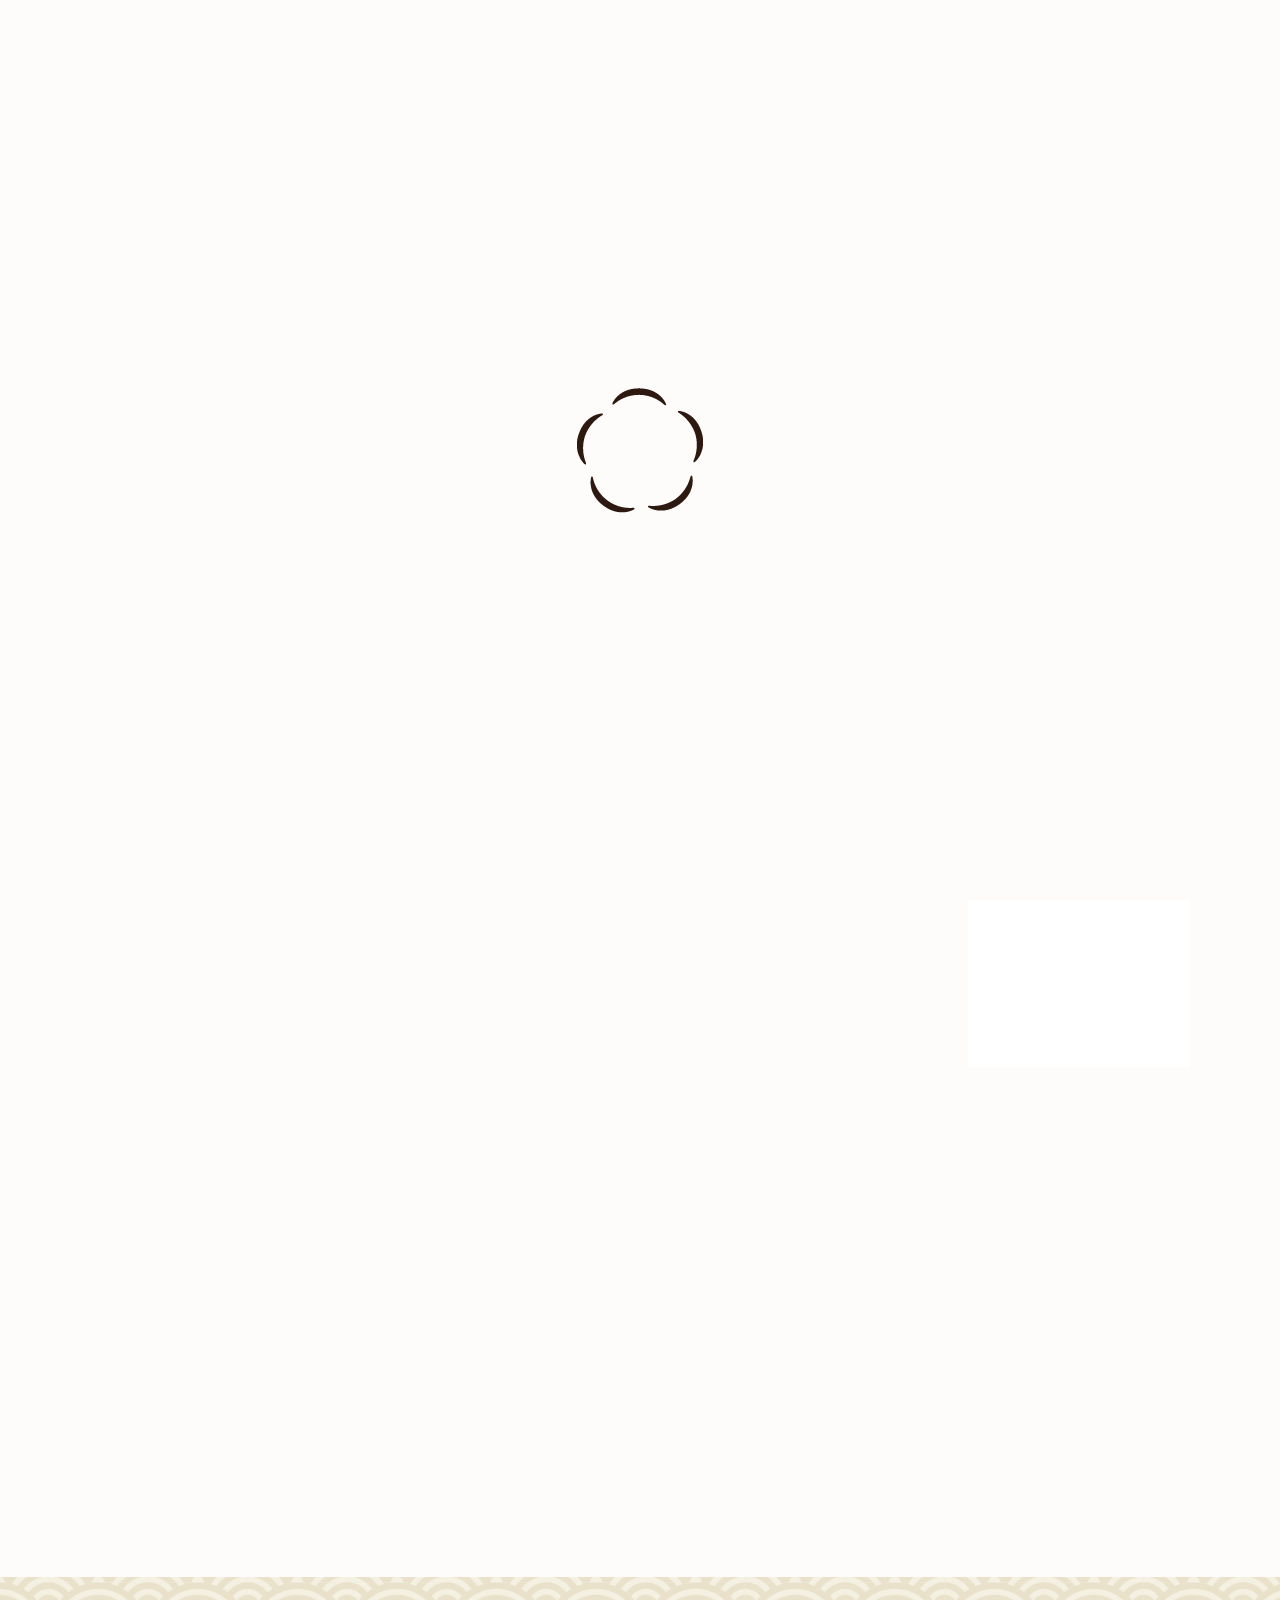
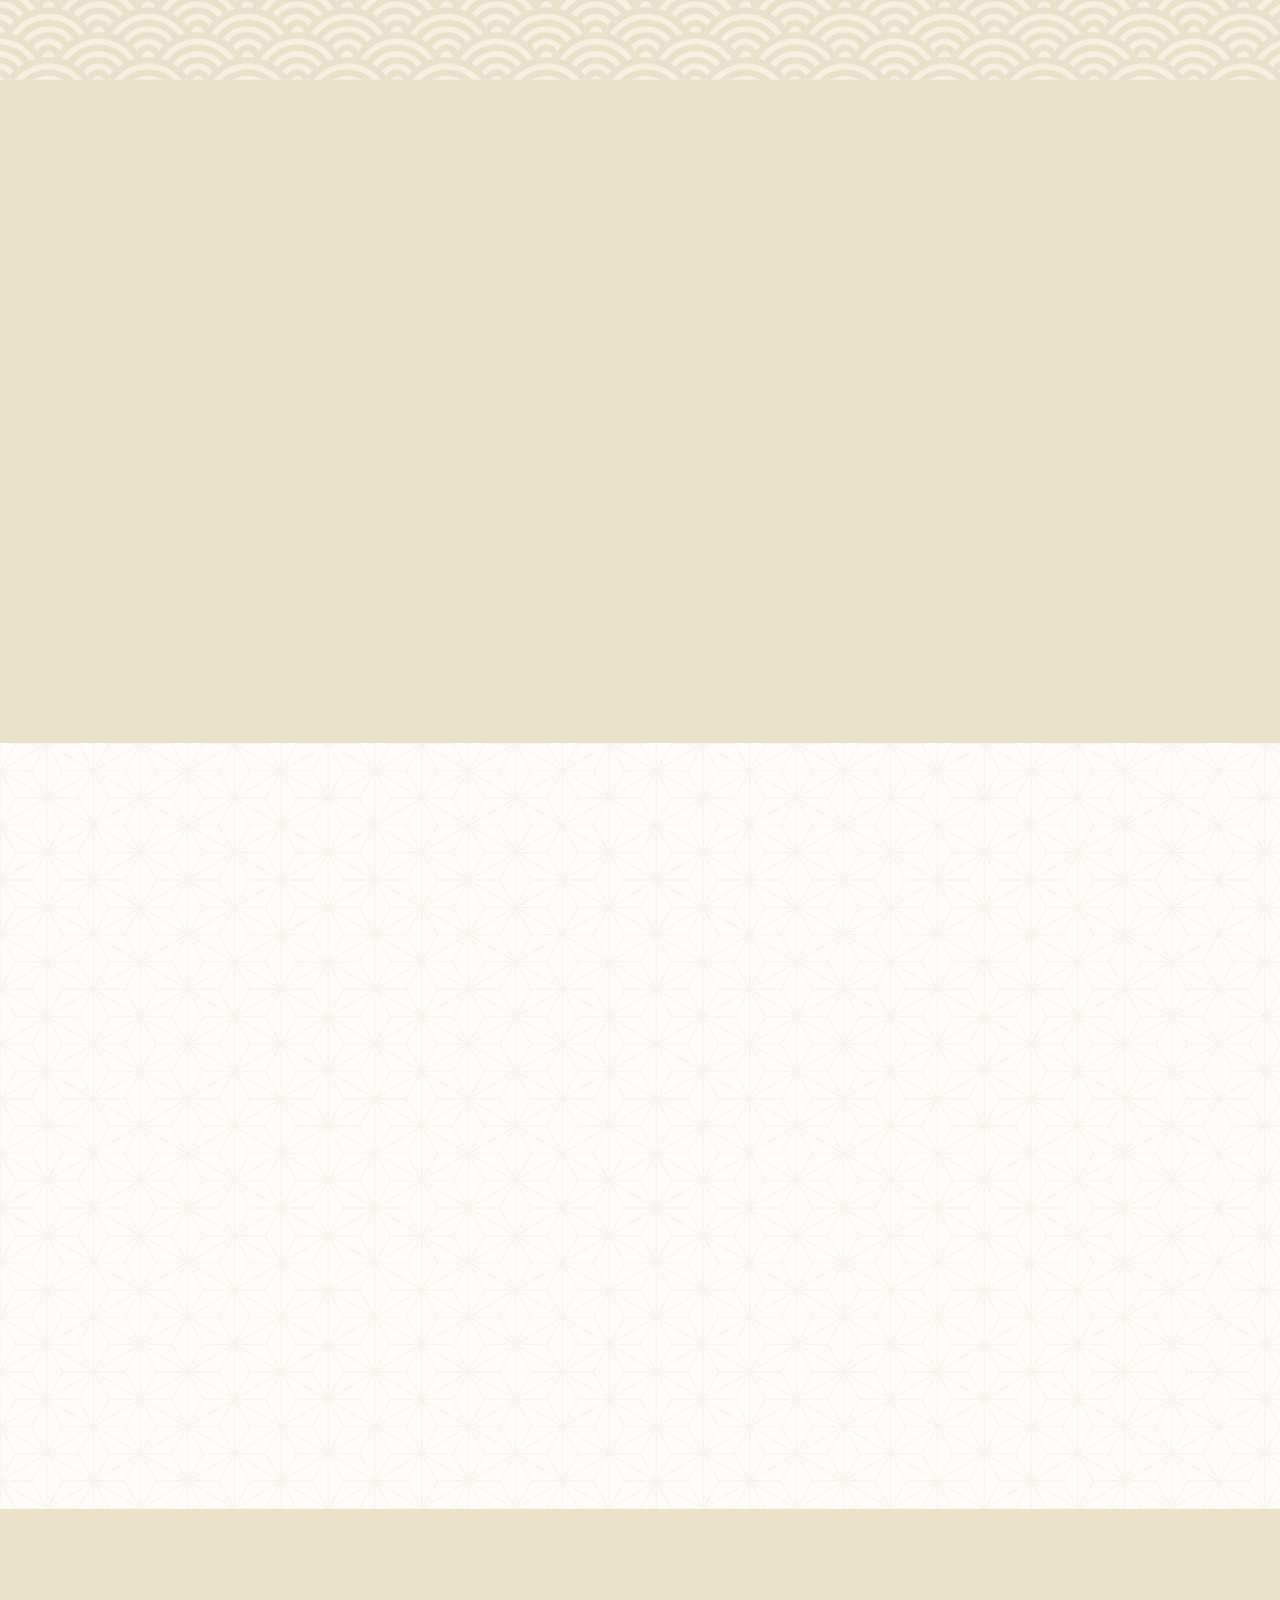
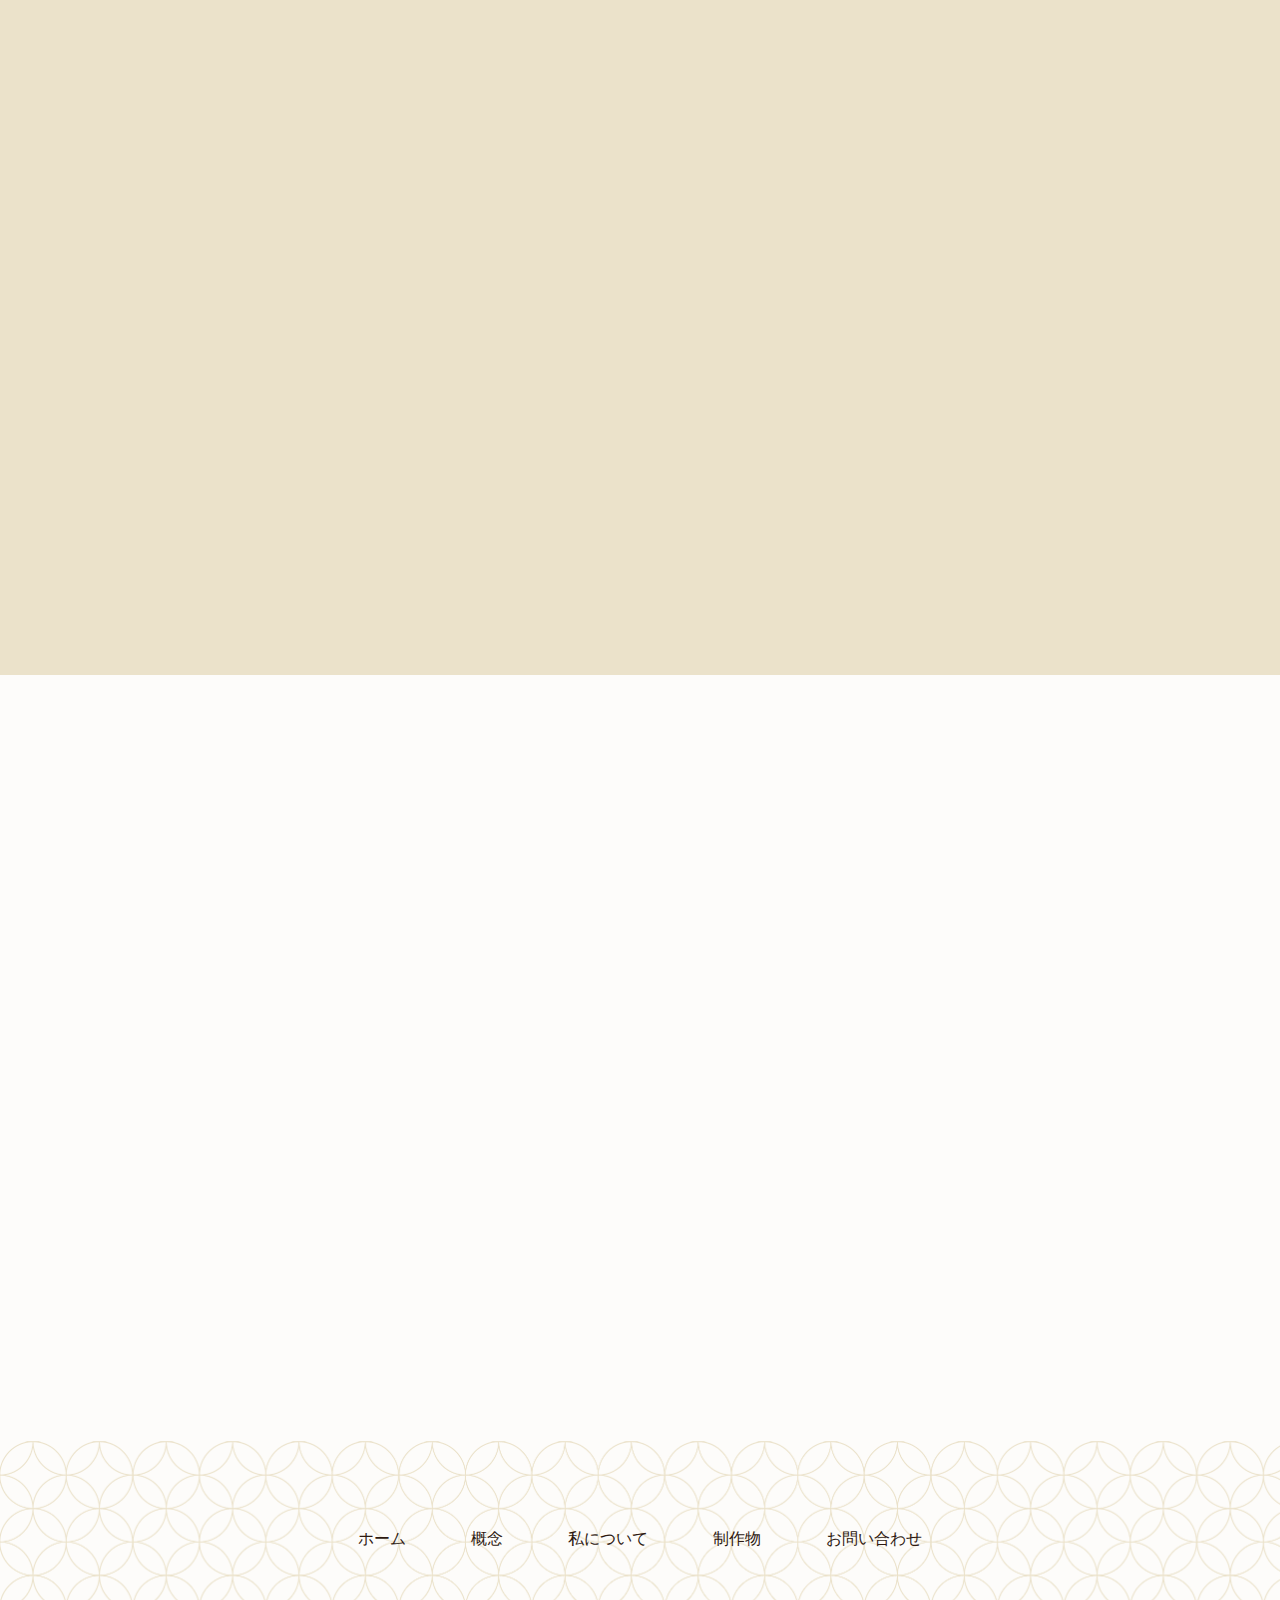
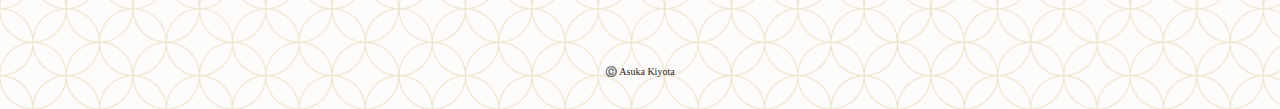
<file: portfolio/index.html>
<!DOCTYPE html>
<html lang="ja">

<head>
    <meta charset="UTF-8">
    <meta name="viewport" content="width=device-width, initial-scale=1.0">
    <link rel="stylesheet" href="./css/reset.css">
    <link rel="stylesheet" href="./css/style.css">
    <script type="text/javascript" src="https://cdnjs.cloudflare.com/ajax/libs/jquery/3.6.3/jquery.min.js"></script>
    <script src="./js/jquery.inview.min.js"></script>
    <title>Portforio</title>
</head>

<body>
    <div class="loader-bg js-loader-bg">
        <div class="loader js-loader">
            <img src="./image/2x/logo2@2x.png" alt="" />
        </div>
    </div>
    <div class="wrap">
        <div class="content">

            <header id="header">
                <div class="header__inner">
                    <h1 class="logo1"><img src="image/2x/2x/title@2x.png" alt="ポートフォリオ">
                    </h1>
                    <nav class="gnav">
                        <ul>
                            <li><a href="#header">ホーム
                                    <span>Home</span>
                                </a></li>
                            <li><a href="comcept.html">概念
                                    <span>Concept</span>
                                </a></li>
                            <li><a href="about.html">私について
                                    <span>About me</span>
                                </a></li>
                            <li><a href="works.html">制作物
                                    <span>Works</span>
                                </a></li>
                            <li><a href="#skills">できること
                                    <span>Skills</span>
                                </a></li>
                            <li><a href="contact.html">お問い合わせ
                                    <span>Contact</span>
                                </a></li>
                        </ul>
                    </nav>
                </div>
            </header>

            <header id="header_sp">
                <h1 class="logo1_sp"><img src="image/2x/2x/title@2x.png" alt="ポートフォリオ">
                </h1>
                <div class="hamberger">
                    <span></span>
                </div>

                <nav class="sp__nav">
                    <ul>
                        <li><a href="#header">Home</a></li>
                        <li><a href="comcept.html">Concept</a></li>
                        <li><a href="about.html">About me</a></li>
                        <li><a href="works.html">Works</a></li>
                        <li><a href="#skills">Skills</a></li>
                        <li><a href="contact.html">Contacts</a></li>
                    </ul>
                </nav>
            </header>


            <section id="concept">
                <div class="concept_wrap">
                    <div class="concept_text1">
                        <span>あ</span>
                        <span>な</span>
                        <span>た</span>
                        <span>の</span>
                        <span>声</span>
                        <span>を</span>
                        <br>
                        <span>聞</span>
                        <span>か</span>
                        <span>せ</span>
                        <span>て</span>
                        <span>く</span>
                        <span>だ</span>
                        <span>さ</span>
                        <span>い</span>
                    </div>
                    <div class="concept_text2">
                        <span class="lead1 fadein">飛鳥時代の偉人、聖徳太子。</span>
                        <br>
                        <span class="lead1 fadein">別名「豊聡耳」と呼ばれるほど</span>
                        <br>
                        <span class="lead1 fadein">聞くことを大事にしていたそうです。</span>
                        <br>
                        <br>
                        <span class="lead2 fadein">聖徳太子のように</span>
                        <br>
                        <span class="lead2 fadein">お客様の一番の「聞き役」でありたい</span>
                        <br>
                        <span class="lead2 fadein">一緒にデザインを作りげていくような</span>
                        <br>
                        <span class="lead2 fadein">デザイナーになりたい。</span>
                        <br>
                        <span class="lead2 fadein">そんな想いを込めて</span>
                        <br>
                        <span class="lead2 fadein">当サイトを作成いたしました。</span>
                    </div>
                </div>
                <div class="concept_logo js-fade"><a href="./comcept.html"><img src="image/2x/logo2@2x.png"
                            alt="ロゴ"></a>
                </div>
            </section>

            <section id="about">
                <div class="about_haikei">
                    <div class="about_wrap js-fade">
                        <div class="about_textarea">
                            <div class="about_title js-fade">About me<br>
                                <span>私について</span>
                            </div>
                            <div class="about_text js-fade">
                                初めまして、「飛鳥」と言います。<br>
                                鹿児島県に住んでいます。<br><br>

                                いろんなデザインを見ることと人とお話しすることが好きです。<br>
                                ごりごりの甘党です。作るのも食べるのも好きです。<br>
                                Webデザインを通して、<br>
                                たくさんの人と繋がりが出来れば嬉しいです。<br>
                            </div>
                            <div class="viewmore js-fade"><a href="about.html" class="btnarrow5">詳しく見る</a></div>
                        </div>
                        <div class="about_img2 js-fade"><img src="./image/2x/about_img2@2x-100.jpg" alt="自己紹介写真"></div>
                    </div>
                </div>
            </section>

            <section id="about_sp">
                <div class="about_haikei_sp">
                    <div class="about_wrap_sp">
                        <div class="about_textarea_sp">
                            <div class="about_title js-fade">About me<br>
                                <span>私について</span>
                            </div>
                            <div class="about_img2 js-fade"><img src="./image/2x/about_img2@2x-100.jpg" alt="自己紹介写真">
                            </div>
                            <div class="about_text_sp js-fade">
                                初めまして、「飛鳥」と言います。<br>
                                鹿児島県に住んでいます。<br><br>

                                いろんなデザインを見ることと人とお話しすることが好きです。<br>
                                ごりごりの甘党です。作るのも食べるのも好きです。<br>
                                Webデザインを通して、<br>
                                たくさんの人と繋がりが出来れば嬉しいです。<br>
                            </div>
                            <div class="viewmore js-fade"><a href="about.html" class="btnarrow5">詳しく見る</a></div>
                        </div>
                    </div>
                </div>
            </section>

            <section id="works">
                <div class="works_wrap">
                    <div class="works_title js-fade">Works<br>
                        <span>制作物</span>
                    </div>
                    <div class="works_img js-fade">
                        <div class="workimg"><a href="works/works5.html"><img src="image/2x/works1_1@2x-100.jpg"
                                    alt="制作物">
                                <div class="hover__mask">
                                    <p class="hover_mask">
                                        LIFE hair design 様
                                        <br>美容室のLP
                                    </p>
                                </div>
                                <p class="title_sp">美容室のLP（架空）</p>
                                <span class="title_sp">Webデザイン</span>
                            </a>
                        </div>
                        <div class="workimg"><a href="works/worksbanner3-2.html"><img src="image/2x/work2@2x-100.jpg"
                                    alt="制作物">
                                <div class="hover__mask">
                                    <p class="hover_mask">
                                        ハンバーガーの販促バナー（架空）
                                        <br>バナー
                                    </p>
                                </div>
                                <p class="title_sp">ハンバーガーの販促バナー（架空）</p>
                                <span class="title_sp">バナー</span>
                            </a>
                        </div>
                        <div class="workimg"><a href="works/worksbanner.html"><img src="image/2x/works3@2x-100.jpg"
                                    alt="制作物">
                                <div class="hover__mask">
                                    <p class="hover_mask">
                                        スマホの料金プラン案内（架空）
                                        <br>バナー
                                    </p>
                                </div>
                                <p class="title_sp">スマホの料金プラン案内（架空）</p>
                                <span class="title_sp">バナー</span>
                            </a>
                        </div>
                    </div>
                    <div class="viewmore js-fade"><a href="works.html" class="btnarrow5">詳しく見る</a></div>
                </div>
            </section>

            <section id="skills">
                <div class="skills_wrap">
                    <div class="skills_title js-fade">Skills<br>
                        <span>できること</span>
                    </div>
                    <div class="skills">
                        <div class="skill_web js-fade">
                            <p><img src="image/2x/web@2x.png" alt=""></p>
                            <p class="skill_title2">Webデザイン</p>
                            <p class="skill_text">見る人が理解しやすいデザインを心がけています。ツールを使用し、ワイヤーフレーム・デザインカンプを１から作ることが可能です。</p>
                            <hr color="#968c88" noshade size="0.1">
                            <p class="skill_text">使用ツール : Illustrator/Photoshop</p>
                        </div>
                        <div class="skill_pc js-fade">
                            <p><img src="image/2x/pc_1@2x.png" alt=""></p>
                            <p class="skill_title2">コーディング</p>
                            <p class="skill_text">HTML/CSSを用いて、サイトを構築することが出来ます。またJavaScriptを使用し、デザインに動きをつけることも可能です。</p>
                            <hr color="#968c88" noshade size="0.1">
                            <p class="skill_text">使用ツール : HTML/CSS/JavaScript</p>
                        </div>
                        <div class="skill_ear js-fade">
                            <p><img src="image/2x/ear@2x.png" alt=""></p>
                            <p class="skill_title2">特 徴</p>
                            <p class="skill_text">「聞くこと」を大事にしています。会話の中で正確に情報を共有し、課題に対し、より効果的なデザインを提案をできるよう尽力いたします。</p>
                            <hr color="#968c88" noshade size="0.1">
                            <p class="skill_text">使用ツール : 耳/心</p>
                        </div>
                    </div>
                </div>
            </section>

            <section id="contact">
                <div class="contact_wrap">
                    <div class="contact_title js-fade">Contact<br>
                        <span>お問い合わせ</span>
                    </div>
                    <div class="contact_content js-fade">
                        <p><img src="image/2x/mail@2x.png" alt=""></p>
                        <p class="contact_text">お気軽にご連絡ください！</p>
                        <div class="box"><a href="contact.html" class="button">お問い合わせページへ</a></div>
                    </div>
                </div>
            </section>


            <p class="totop js-to-top">
                <picture>
                    <source srcset="./image/2x/totop_sp@2x.png" media="(max-width: 768px)" type="image/png">
                    <img src="./image/2x/topbtn19@2x.png" alt="totop">
                </picture>
            </p>

            <section id="fotter">
                <div class="fotter_menu">
                    <ul>
                        <li><a href="index.html">ホーム</a></li>
                        <li><a href="concept.html">概念</a></li>
                        <li><a href="about.html">私について</a></li>
                        <li><a href="works.html">制作物</a></li>
                        <li><a href="contact.html">お問い合わせ</a></li>
                    </ul>
                    <p>©️ Asuka Kiyota</p>
                </div>
            </section>

            <script>

                const spHeight = window.innerHeight;
                document.documentElement.style.setProperty("--vh", spHeight / 100 + "px");

                // ページの読み込み完了時にローディング画面をフェードアウト
                $(window).on("load", function () {
                    $(".js-loader").delay(800).fadeOut(600); // 画像をフェードアウト
                    $(".js-loader-bg").delay(1300).fadeOut(600); // 背景色をフェードアウト
                });
                // ページの読み込みが完了しなくても5秒経ったら強制的にローディング画面をフェードアウト
                setTimeout("stoploading()", 5000);
                function stoploading() {
                    $(".js-loader-bg").fadeOut(600);
                }

                $(function () {
                    $(".js-fade").on("inview", function () {
                        $(this).addClass("inview");
                    });
                });




                $('.hamberger').on('click', function () {
                    $('.sp__nav').fadeToggle();
                    $('.hamberger').toggleClass('open');
                });


                $(function () {
                    // スクロールしたら「トップに戻る」ボタンが表示される
                    const toTopButton = $(".js-to-top");
                    const scrollHeight = 200;
                    toTopButton.hide();
                    $(window).scroll(function () {
                        if ($(this).scrollTop() > 100) {
                            toTopButton.fadeIn();
                        } else {
                            toTopButton.fadeOut();
                        }
                    });

                    // 「トップに戻る」ボタンをクリックしたらスクロールで戻る
                    toTopButton.click(function () {
                        $("body,html").animate({ scrollTop: 0 }, 800);
                        return false;
                    });
                });


            </script>
        </div>
    </div>
</body>

</html>
</file>
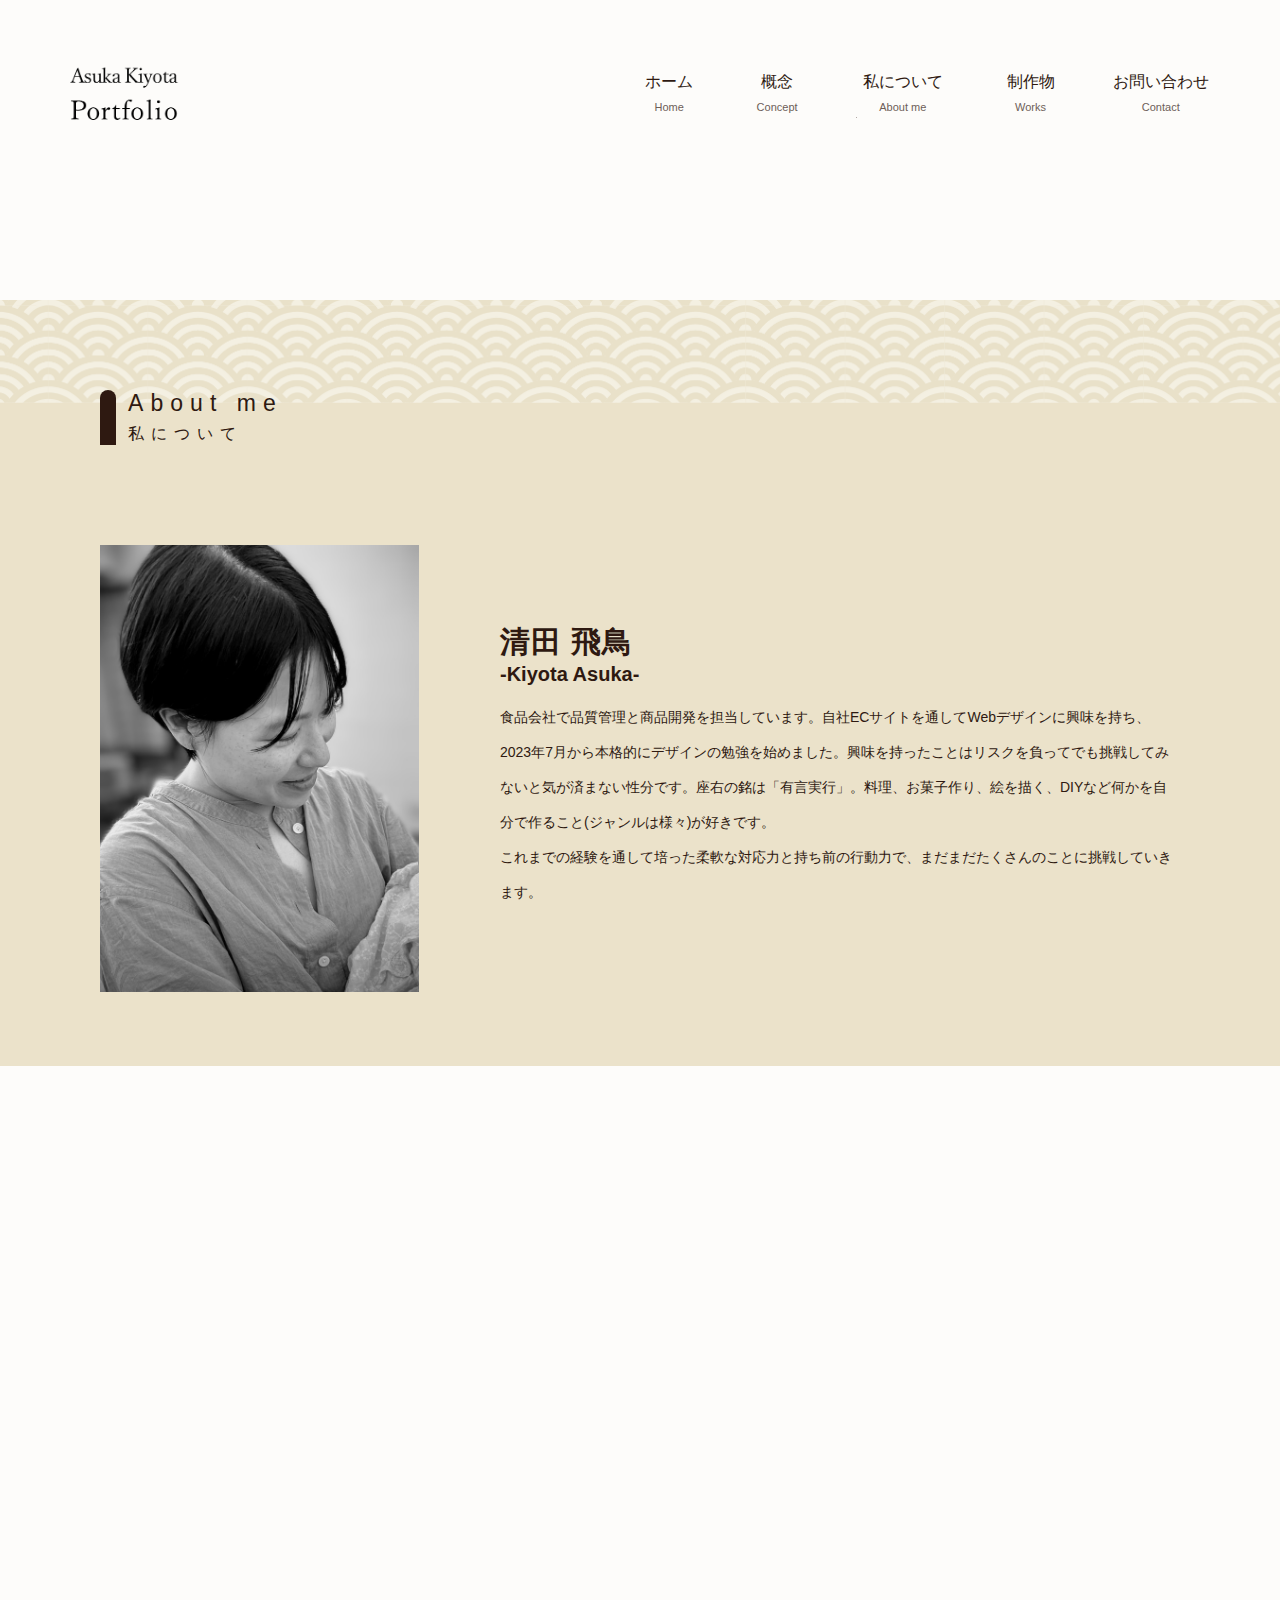
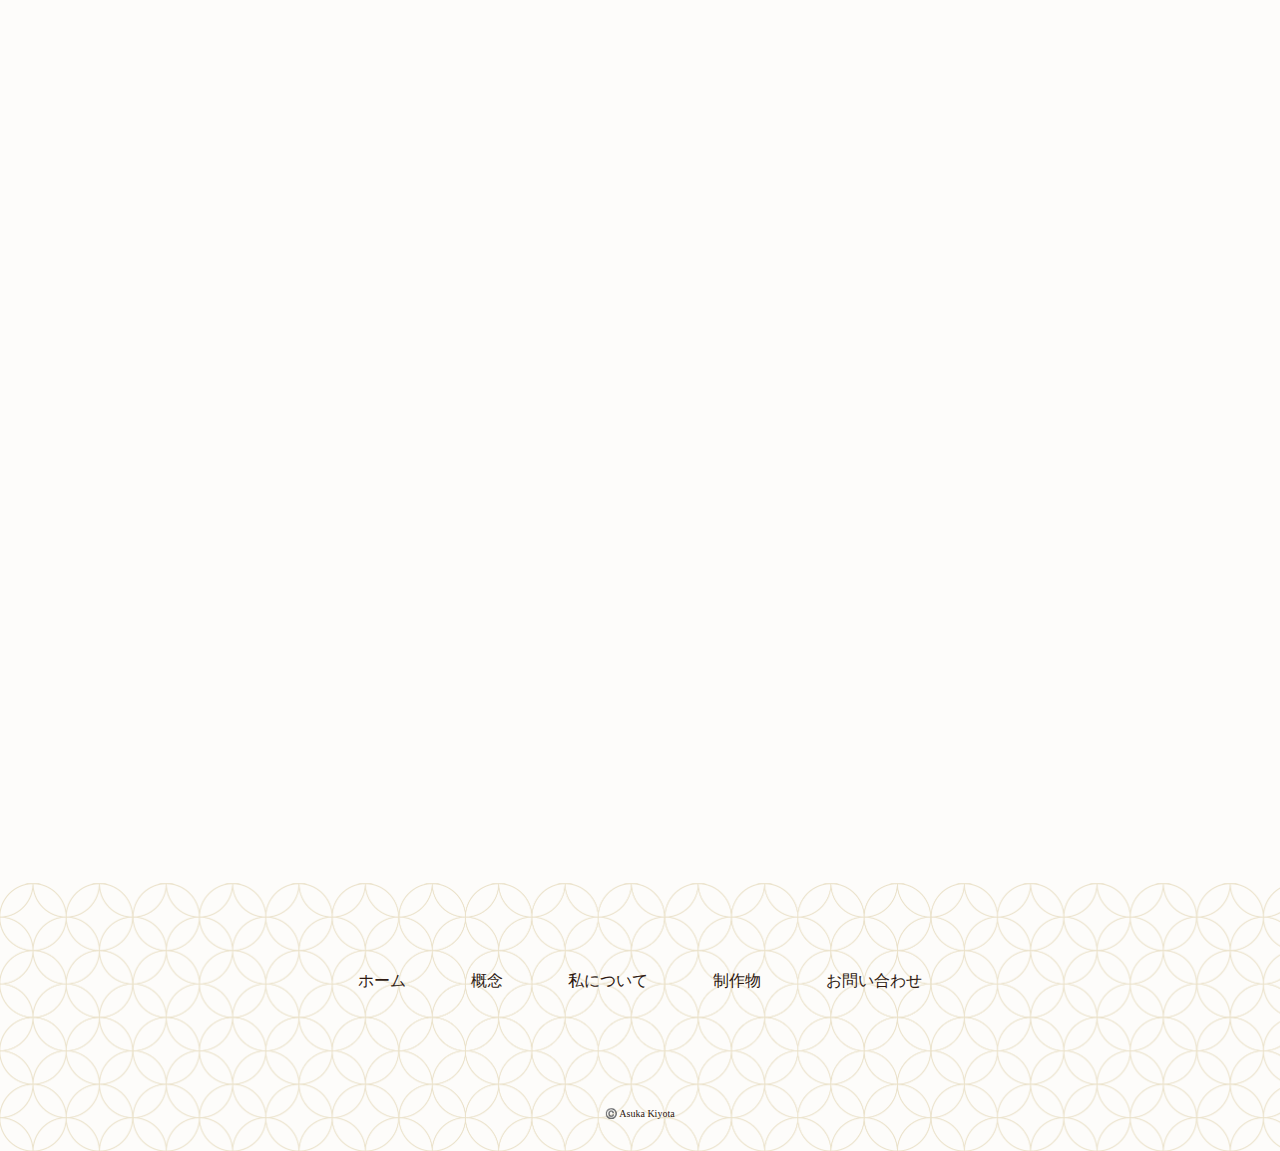
<file: portfolio/about.html>
<!DOCTYPE html>
<html lang="ja">

<head>
    <meta charset="UTF-8">
    <meta name="viewport" content="width=device-width, initial-scale=1.0">
    <link rel="stylesheet" href="./css/reset.css">
    <link rel="stylesheet" href="./css/style.css">
    <script type="text/javascript" src="https://cdnjs.cloudflare.com/ajax/libs/jquery/3.6.3/jquery.min.js"></script>
    <script src="./js/jquery.inview.min.js"></script>
    <title>About me</title>
</head>

<body>

    <header id="header_p">
        <div class="header__inner_p">
            <h1 class="logo1"><img src="image/2x/2x/title@2x.png" alt="ポートフォリオ">
            </h1>
            <nav class="gnav">
                <ul>
                    <li><a href="index.html">ホーム
                            <span>Home</span>
                        </a></li>
                    <li><a href="comcept.html">概念
                            <span>Concept</span>
                        </a></li>
                    <li><a href="about.html">私について
                            <span>About me</span>
                        </a></li>
                    <li><a href="works.html">制作物
                            <span>Works</span>
                        </a></li>
                    <li><a href="contact.html">お問い合わせ
                            <span>Contact</span>
                        </a></li>
                </ul>
            </nav>
        </div>
    </header>

    <header id="header__sp">
        <h1 class="logo1_sp"><img src="image/2x/2x/title@2x.png" alt="ポートフォリオ">
        </h1>
        <div class="hamberger">
            <span></span>
        </div>

        <nav class="sp__nav">
            <ul>
                <li><a href="index.html">Home</a></li>
                <li><a href="comcept.html">Concept</a></li>
                <li><a href="about.html">About me</a></li>
                <li><a href="works.html">Works</a></li>
                <li><a href="contact.html">Contacts</a></li>
            </ul>
        </nav>
    </header>


    <section id="about">
        <div class="about_haikei">
            <div class="about_wrap js-fade">
                <div class="about_textarea">
                    <div class="about_title">About me<br>
                        <span>私について</span>
                    </div>
                </div>
            </div>
            <div class="profile_wrap js-fade">
                <div class="profile_img">
                    <img src="image/2x/profile@2x-100.jpg" alt="">
                </div>
                <div class="profile_text">
                    <h2>清田 飛鳥</h2>
                    <h3>-Kiyota Asuka-</h3>
                    <br>
                    <p>食品会社で品質管理と商品開発を担当しています。自社ECサイトを通してWebデザインに興味を持ち、2023年7月から本格的にデザインの勉強を始めました。興味を持ったことはリスクを負ってでも挑戦してみないと気が済まない性分です。座右の銘は「有言実行」。料理、お菓子作り、絵を描く、DIYなど何かを自分で作ること(ジャンルは様々)が好きです。
                        <br>これまでの経験を通して培った柔軟な対応力と持ち前の行動力で、まだまだたくさんのことに挑戦していきます。
                    </p>
                </div>
            </div>
        </div>
    </section>

    <section id="aboutp_sp">
        <div class="about_haikei">
            <div class="about_wrap js-fade">
                <div class="about_textarea">
                    <div class="about_title">About me<br>
                        <span>私について</span>
                    </div>
                </div>
            </div>
            <div class="profile_wrap js-fade">
                <div class="profile_img">
                    <img src="image/2x/profile@2x-100.jpg" alt="">
                </div>
                <div class="profile_text">
                    <div class="profile_text_sp">
                        <h2>清田 飛鳥</h2>
                        <h3>-Kiyota Asuka-</h3>
                    </div>
                    <br>
                    <p>食品会社で品質管理と商品開発を担当しています。自社ECサイトを通してWebデザインに興味を持ち、2023年11月から本格的にデザインの勉強を始めました。興味を持ったことはリスクを負ってでも挑戦してみないと気が済まない性分です。座右の銘は「有言実行」。料理、お菓子作り、絵を描く、DIYなど何かを自分で作ること(ジャンルは様々)が好きです。
                        <br>これまでの経験を通して培った柔軟な対応力と持ち前の行動力で、まだまだたくさんのことに挑戦していきます。
                    </p>
                </div>
            </div>
        </div>
    </section>

    <section id="career">
        <div class="career_inner js-fade">
            <div class="career_title">Career<br>
                <span>経歴</span>
            </div>
        </div>
        <div class="career_img js-fade">
            <picture>
                <source srcset="image/2x/career2@2x.png" media="(max-width: 1000px)" type="image/png">
                <img src="image/2x/career@2x.png" alt="">
            </picture>
        </div>
        <div class="career_sp js-fade">
            <p class="career_d">2016<span>年</span>4<span>月</span></p>
            <hr color="#efe6ce" noshade size="0.1">

            <p class="career_text">
                4年生大学を卒業後、新卒で公務員となる。住民の声に耳を傾け、行政の施策に反映できるよう日々業務に奮闘する。一方で、地元企業と関わる機会も多く、地場産品を使用した商品開発に強い憧れを抱くようになる。
            </p>
            <br>
            <p class="career_d">2022<span>年</span>1<span>月</span></p>
            <hr color="#efe6ce" noshade size="0.1">

            <p class="career_text">
                憧れから念願叶って、原料生産から加工〜商品化まで一貫して行っている地元の食品会社へ転職。品質管理、商品開発の担当となる。商品開発の一貫で、ラベルやLP作成に関わる機会が多くなる。</p>
            <br>
            <p class="career_d">2023<span>年</span>7<span>月</span></p>
            <hr color="#efe6ce" noshade size="0.1">

            <p class="career_text">デザインひとつで商品の魅力が何倍にもなることを実感。自分でもデザインができるようになりたい気持ちが芽生え、本格的にWebデザインの勉強を始める。</p>

        </div>
    </section>

    <section id="vision">
        <div class="vision_inner js-fade">
            <div class="vision_title">Vision<br>
                <span>今後の目標</span>
            </div>
        </div>
        <div class="vision_wrap js-fade">
            <div class="vision_text">
                自身が商品開発に携わった商品のラベルやLPが出来た時はとても嬉しかったことを覚えています。私自身がそうであったように、デザインを通して相手に喜んでもらいたい想いが強いです。これからは自身の経験してきた仕事や得た知識を活かして、地域に貢献できるような行動が出来ないかと考えています。積極的にたくさんの人と出会い、関わり合う中で、自分の表現の幅を広げられたら良いなと思います。
            </div>
            <div class="vision_img"><img src="image/2x/about@2x.png" alt="自己紹介写真"></div>
        </div>
        </div>
    </section>


    <section id="fotter">
        <div class="fotter_menu">
            <ul>
                <li><a href="index.html">ホーム</a></li>
                <li><a href="comcept.html">概念</a></li>
                <li><a href="about.html">私について</a></li>
                <li><a href="works.html">制作物</a></li>
                <li><a href="contact.html">お問い合わせ</a></li>
            </ul>
            <p>©️ Asuka Kiyota</p>
        </div>
    </section>

    <script>

        $(function () {
            $(".js-fade").on("inview", function () {
                $(this).addClass("inview");
            });
        });


        $('.hamberger').on('click', function () {
            $('.sp__nav').fadeToggle();
            $('.hamberger').toggleClass('open');
        });
    </script>

</body>

</html>
</file>
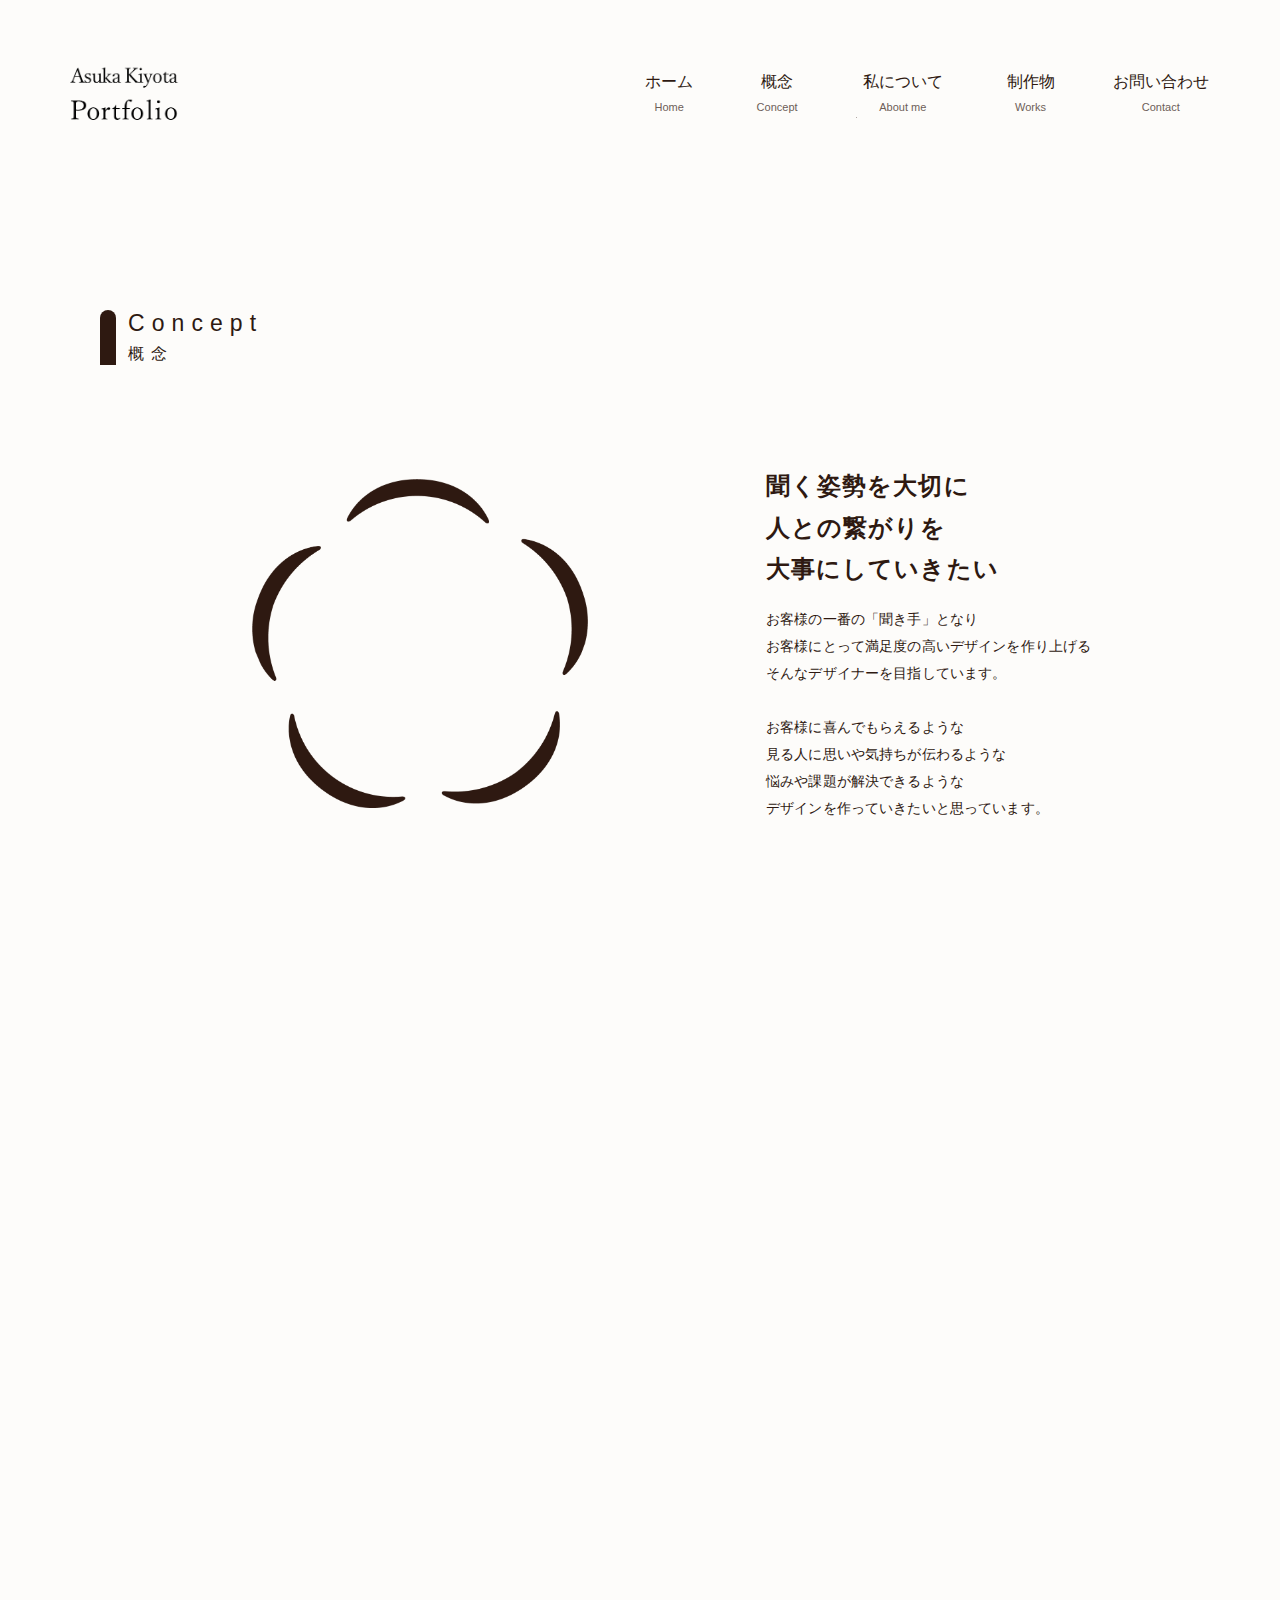
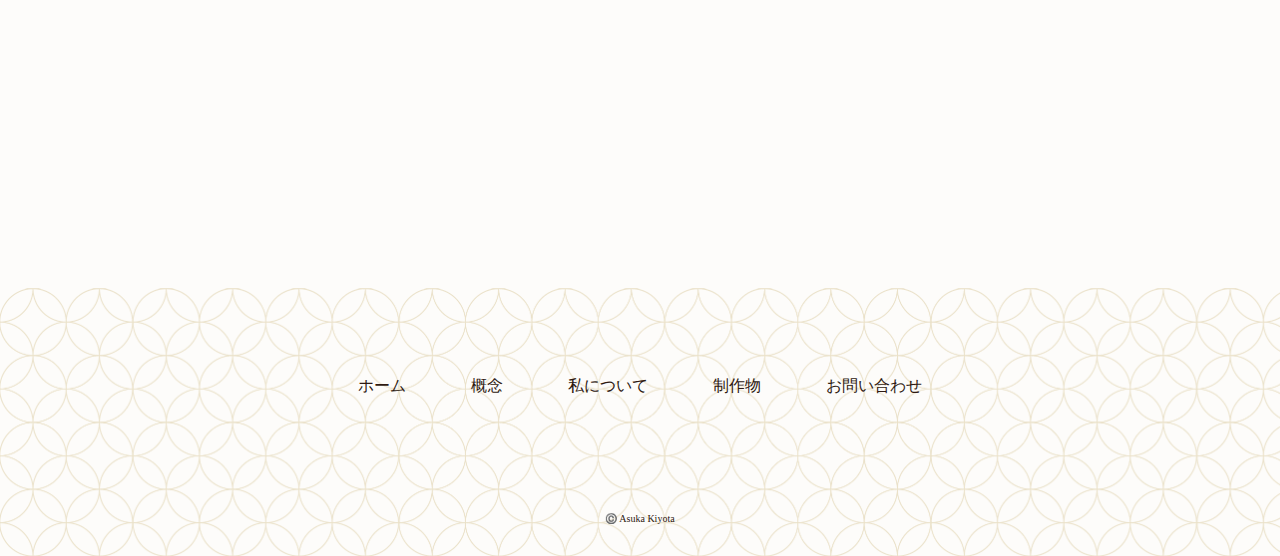
<file: portfolio/comcept.html>
<!DOCTYPE html>
<html lang="ja">

<head>
    <meta charset="UTF-8">
    <meta name="viewport" content="width=device-width, initial-scale=1.0">
    <link rel="stylesheet" href="./css/reset.css">
    <link rel="stylesheet" href="./css/style.css">
    <script type="text/javascript" src="https://cdnjs.cloudflare.com/ajax/libs/jquery/3.6.3/jquery.min.js"></script>
    <script src="./js/jquery.inview.min.js"></script>
    <title>Concept</title>
</head>

<body>

    <header id="header_p">
        <div class="header__inner_p">
            <h1 class="logo1"><img src="image/2x/2x/title@2x.png" alt="ポートフォリオ">
            </h1>
            <nav class="gnav">
                <ul>
                    <li><a href="index.html">ホーム
                            <span>Home</span>
                        </a></li>
                    <li><a href="comcept.html">概念
                            <span>Concept</span>
                        </a></li>
                    <li><a href="about.html">私について
                            <span>About me</span>
                        </a></li>
                    <li><a href="works.html">制作物
                            <span>Works</span>
                        </a></li>
                    <li><a href="contact.html">お問い合わせ
                            <span>Contact</span>
                        </a></li>
                </ul>
            </nav>
        </div>
    </header>

    <header id="header__sp">
        <h1 class="logo1_sp"><img src="image/2x/2x/title@2x.png" alt="ポートフォリオ">
        </h1>
        <div class="hamberger">
            <span></span>
        </div>

        <nav class="sp__nav">
            <ul>
                <li><a href="index.html">Home</a></li>
                <li><a href="comcept.html">Concept</a></li>
                <li><a href="about.html">About me</a></li>
                <li><a href="works.html">Works</a></li>
                <li><a href="contact.html">Contacts</a></li>
            </ul>
        </nav>
    </header>


    <section id="concept_p">
        <div class="concept_inner js-fade">
            <div class="concept_title">Concept<br>
                <span>概念</span>
            </div>
        </div>
        <div class="concept_wrap1 js-fade">
            <div class="concept_main">
                <img src="image/2x/concept_logo@3x.png" alt="">
            </div>
            <div class="concept_text">
                <h2>聞く姿勢を大切に<br>
                    人との繋がりを<br>
                    大事にしていきたい<br></h2>
                <br>
                <p>お客様の一番の「聞き手」となり<br>
                    お客様にとって満足度の高いデザインを作り上げる<br>
                    そんなデザイナーを目指しています。<br>
                    <br>
                    お客様に喜んでもらえるような<br>
                    見る人に思いや気持ちが伝わるような<br>
                    悩みや課題が解決できるような<br>
                    デザインを作っていきたいと思っています。</br>
                </p>
            </div>
        </div>

        <div class="concept_wrap2 js-fade">
            <div class="concept_text3">
                <div>
                    <h3>Background</h3>
                    <br>
                    <p>このサイトは聖徳太子をモチーフとしています。<br>
                        モチーフにしたきっかけは私の名前にあります。<br>
                        私は「飛鳥時代」が由来で「飛鳥」と名付けられました。<br>

                        飛鳥時代に存在した偉人、聖徳太子。<br>
                        「1度に10人の声を聞き分けた」などの伝説は今なお語り継がれています。多くの偉業を成し遂げた聖徳太子は「人の話を聞くことを大事にする人物」であったそうです。<br>
                        1度に10人の話を聞いたという逸話からも、普段から積極的に多くの人と関わり、話に耳を傾けていたことがわかります。<br>聖徳太子の「聞き役」に徹する姿勢が、数々の偉業に繋がったのかもしれません。

                    </p>
                </div>
            </div>
            <div class="concept_main2">
                <img src="image/2x/concept_haikei@2x.png" alt="">
            </div>
        </div>

        <section id="concept_sp">
            <div class="concept_haikei_sp">
                <div class="concept_wrap_sp js-fade">
                    <div class="concept_text_sp">
                        <h2>background</h2>
                        <br>
                        <p>このサイトは聖徳太子をモチーフとしています。<br>
                            モチーフにしたきっかけは私の名前にあります。<br>
                            <br>
                            私は「飛鳥時代」が由来で「飛鳥」と名付けられました。<br>
                            <br>
                            飛鳥時代に存在した偉人、聖徳太子。<br>
                            「1度に10人の声を聞き分けた」などの伝説は<br>
                            今なお語り継がれています。<br>
                            <br>
                            多くの偉業を成し遂げた聖徳太子は<br>
                            「人の話を聞くことを大事にする人物」<br>
                            であったそうです。<br>
                            <br>
                            1度に10人の声を聞き分けたという伝説からも<br>
                            普段から積極的に多くの人と関わり<br>
                            話に耳を傾けていたことがわかります。<br>
                            <br>
                            聖徳太子の「聞き役」に徹する姿勢が、<br>
                            数々の偉業に繋がったのかもしれません。
                        </p>
                    </div>
                </div>
            </div>
        </section>



    </section>

    <section id="fotter">
        <div class="fotter_menu">
            <ul>
                <li><a href="index.html">ホーム</a></li>
                <li><a href="concept.html">概念</a></li>
                <li><a href="about.html">私について</a></li>
                <li><a href="works.html">制作物</a></li>
                <li><a href="contact.html">お問い合わせ</a></li>
            </ul>
            <p>©️ Asuka Kiyota</p>
        </div>
    </section>

    <script>

        $(function () {
            $(".js-fade").on("inview", function () {
                $(this).addClass("inview");
            });
        });


        $('.hamberger').on('click', function () {
            $('.sp__nav').fadeToggle();
            $('.hamberger').toggleClass('open');
        });
    </script>


</body>

</html>
</file>
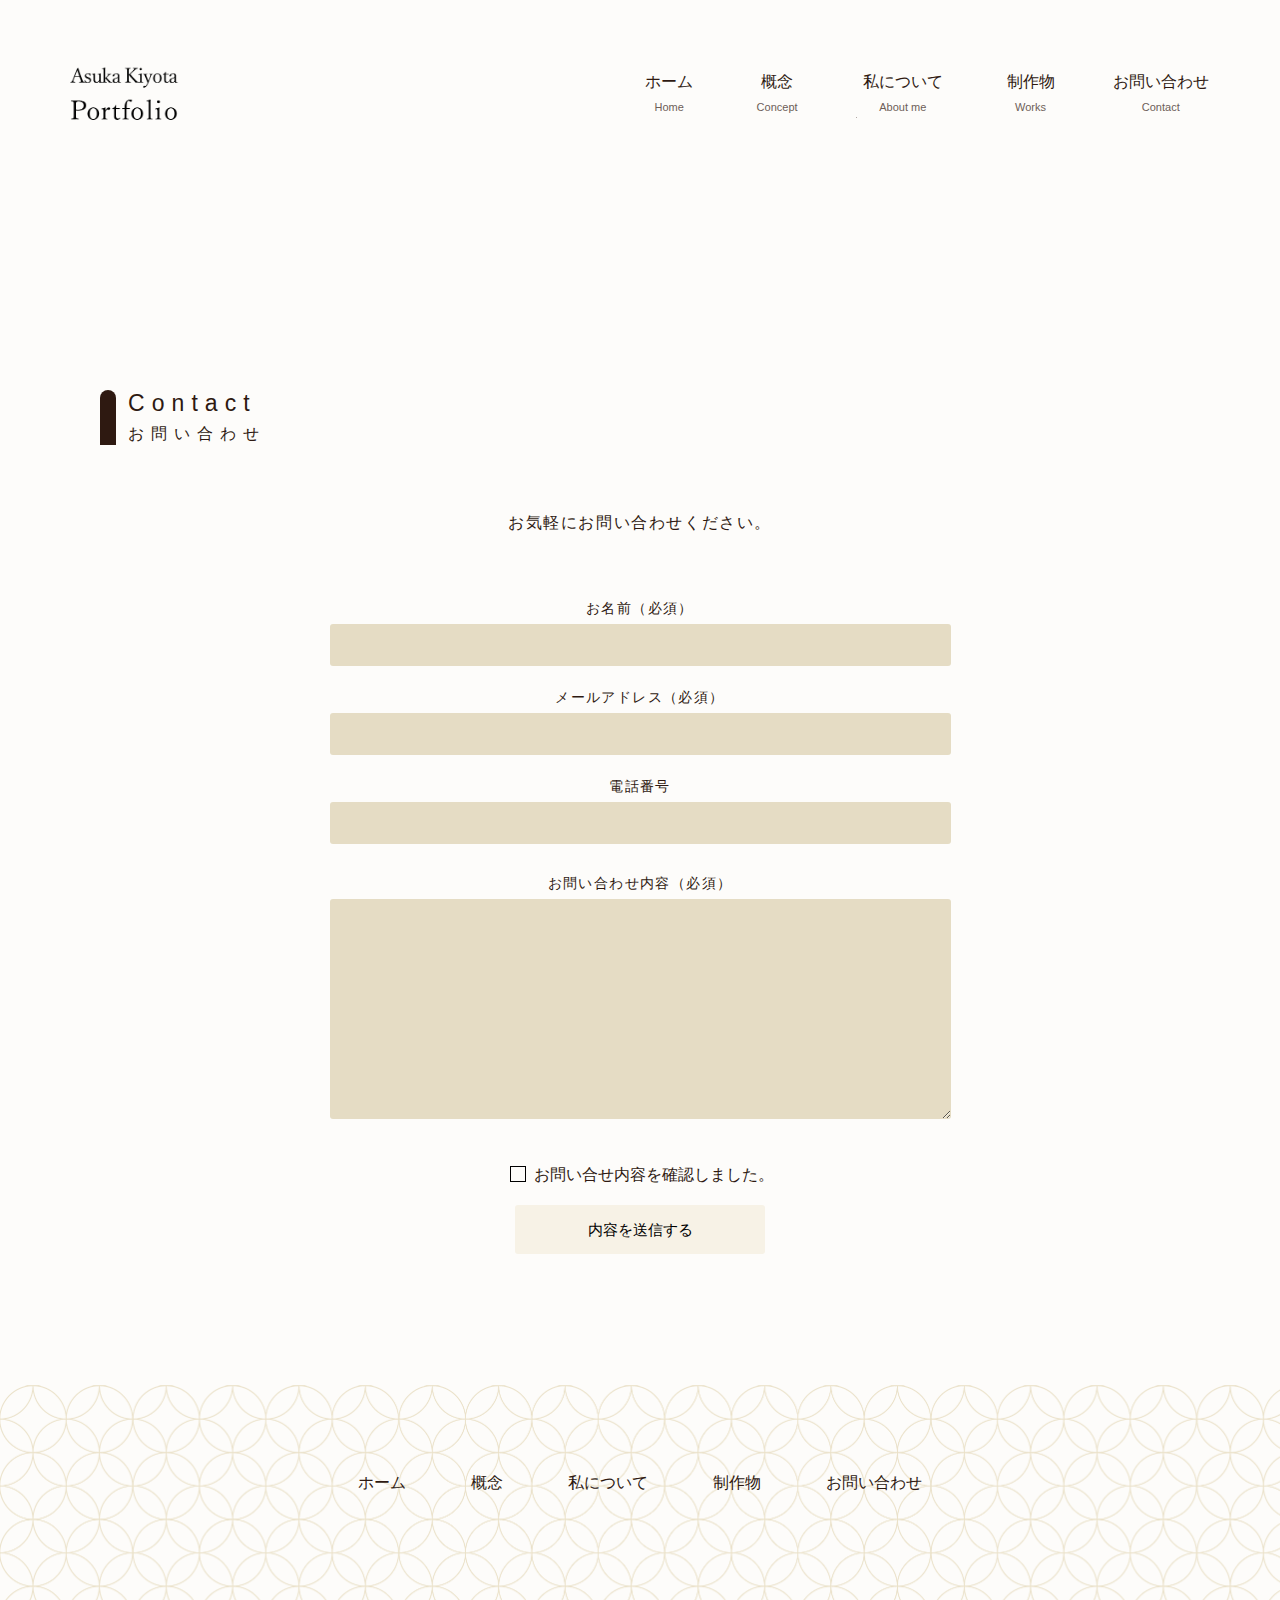
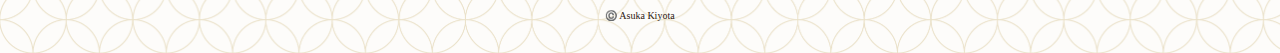
<file: portfolio/contact.html>
<!DOCTYPE html>
<html lang="ja">

<head>
    <meta charset="UTF-8">
    <meta name="viewport" content="width=device-width, initial-scale=1.0">
    <link rel="stylesheet" href="./css/reset.css">
    <link rel="stylesheet" href="./css/style.css">
    <script type="text/javascript" src="https://cdnjs.cloudflare.com/ajax/libs/jquery/3.6.3/jquery.min.js"></script>
    <script src="./js/jquery.inview.min.js"></script>
    <title>Contact</title>
</head>

<body>

    <header id="header_p">
        <div class="header__inner_p">
            <h1 class="logo1"><img src="image/2x/2x/title@2x.png" alt="ポートフォリオ">
            </h1>
            <nav class="gnav">
                <ul>
                    <li><a href="index.html">ホーム
                            <span>Home</span>
                        </a></li>
                    <li><a href="comcept.html">概念
                            <span>Concept</span>
                        </a></li>
                    <li><a href="about.html">私について
                            <span>About me</span>
                        </a></li>
                    <li><a href="works.html">制作物
                            <span>Works</span>
                        </a></li>
                    <li><a href="contact.html">お問い合わせ
                            <span>Contact</span>
                        </a></li>
                </ul>
            </nav>
        </div>
    </header>

    <header id="header__sp">
        <h1 class="logo1_sp"><img src="image/2x/2x/title@2x.png" alt="ポートフォリオ">
        </h1>
        <div class="hamberger">
            <span></span>
        </div>

        <nav class="sp__nav">
            <ul>
                <li><a href="index.html">Home</a></li>
                <li><a href="comcept.html">Concept</a></li>
                <li><a href="about.html">About me</a></li>
                <li><a href="works.html">Works</a></li>
                <li><a href="#skills">Skills</a></li>
                <li><a href="contact.html">Contacts</a></li>
            </ul>
        </nav>
    </header>

    <section id="contactpage">
        <div class="contact_wrap js-fade">
            <div class="contact_title">Contact<br>
                <span>お問い合わせ</span>
            </div>
        </div>

        <p class="contact_text js-fade">お気軽にお問い合わせください。</p>

        <form
            action="https://docs.google.com/forms/u/0/d/e/1FAIpQLSeCTIak3gS6762aX-yTEmqq7A05lFMIxlaAcLT3O80_HJ-zKQ/formResponse"
            method="POST" target="hidden_iframe" onsubmit="submitted=true;" class="c-form js-fade">

            <div class=" Form">
                <div class="Form-Item">
                    <p class="Form-Item-Label">お名前（必須）
                    </p>
                    <input name="entry.1541465295" type="text" class="Form-Item-Input" placeholder="">
                </div>
                <div class="Form-Item">
                    <p class="Form-Item-Label">メールアドレス（必須）</p>
                    <input name="entry.806432029" type="text" class="Form-Item-Input" placeholder="">
                </div>
                <div class="Form-Item">
                    <p class="Form-Item-Label">電話番号</p>
                    <input name="entry.828743060" type="text" class="Form-Item-Input" placeholder="">
                </div>
                <div class="Form-Item">
                    <p class="Form-Item-Label isMsg">お問い合わせ内容（必須）</p>
                    <textarea name="entry.358279998" class="Form-Item-Textarea"></textarea>
                </div>
                <input type="checkbox" id="name">
                <label for="name">お問い合せ内容を確認しました。</label>
                <p><button type="submit">内容を送信する</button></p>
            </div>
        </form>
    </section>

    <section id="fotter">
        <div class="fotter_menu">
            <ul>
                <li><a href="index.html">ホーム</a></li>
                <li><a href="concept.html">概念</a></li>
                <li><a href="about.html">私について</a></li>
                <li><a href="works.html">制作物</a></li>
                <li><a href="contact.html">お問い合わせ</a></li>
            </ul>
            <p>©️ Asuka Kiyota</p>
        </div>
    </section>

    <script>

        let submitted = false;

        $(function () {
            $(".js-fade").on("inview", function () {
                $(this).addClass("inview");
            });
        });


        $('.hamberger').on('click', function () {
            $('.sp__nav').fadeToggle();
            $('.hamberger').toggleClass('open');
        });
    </script>

    <iframe name="hidden_iframe" id="hidden_iframe" style="display: none"
        onload="if(submitted){window.location='thanks.html';}"></iframe>

</body>

</html>
</file>
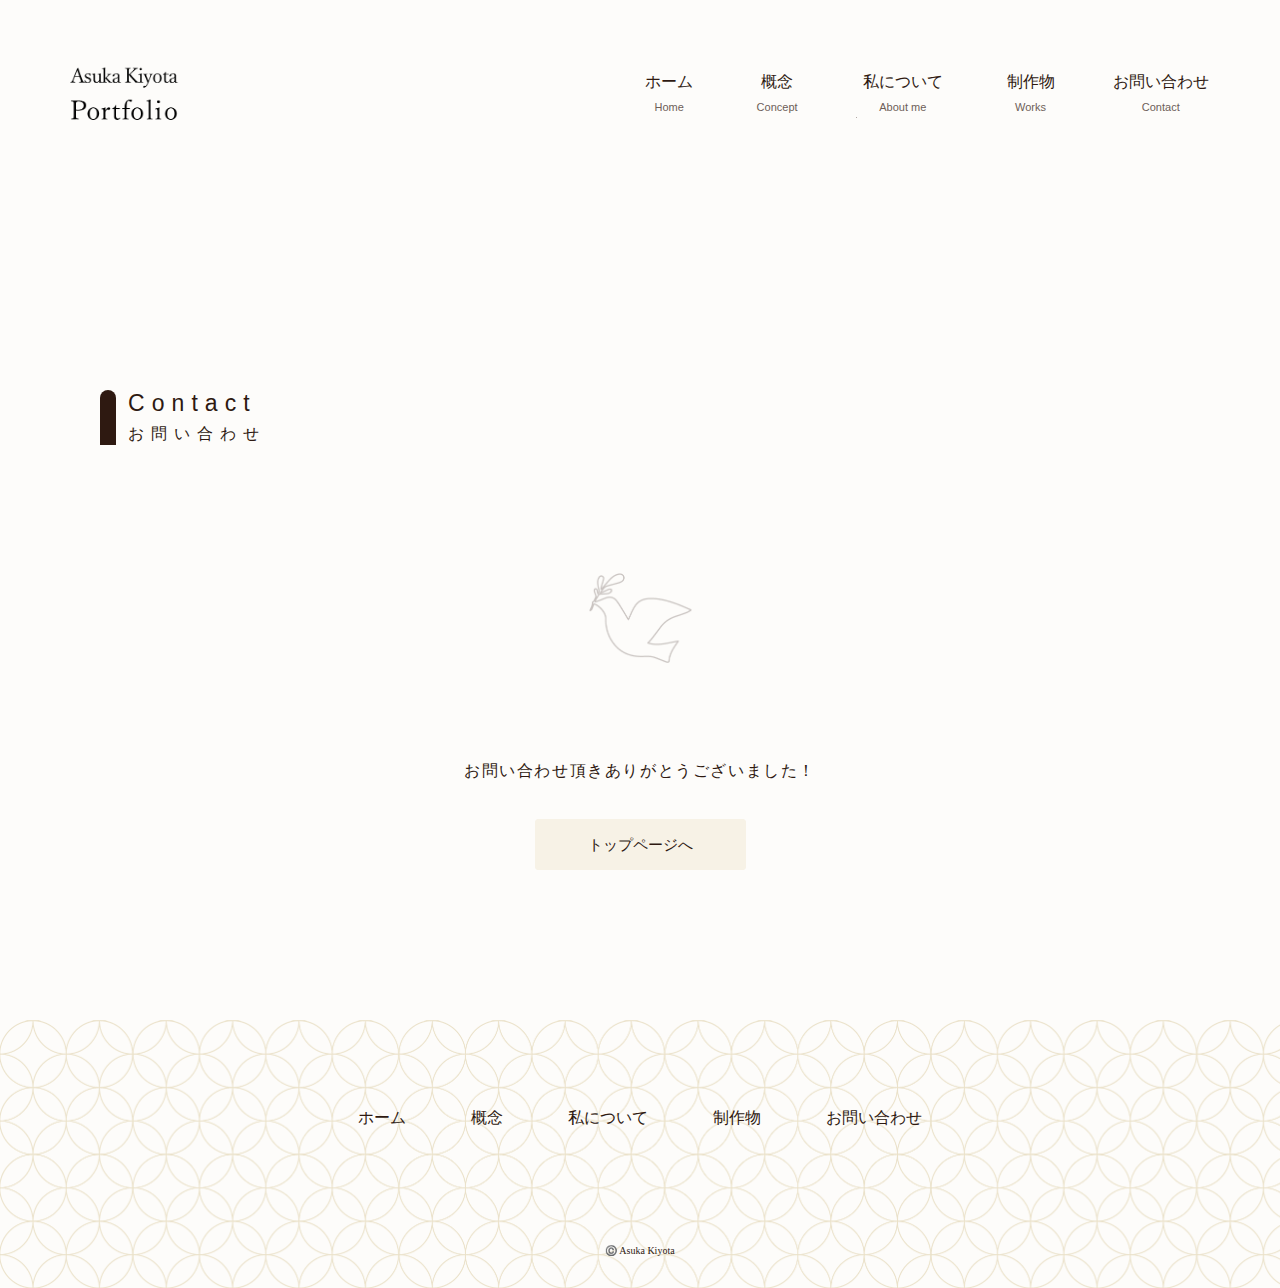
<file: portfolio/thanks.html>
<!DOCTYPE html>
<html lang="ja">

<head>
    <meta charset="UTF-8">
    <meta name="viewport" content="width=device-width, initial-scale=1.0">
    <link rel="stylesheet" href="./css/reset.css">
    <link rel="stylesheet" href="./css/style.css">
    <script type="text/javascript" src="https://cdnjs.cloudflare.com/ajax/libs/jquery/3.6.3/jquery.min.js"></script>
    <script src="./js/jquery.inview.min.js"></script>
    <title>Contact</title>
</head>

<body>

    <body>
        <header id="header_p">
            <div class="header__inner_p">
                <h1 class="logo1"><img src="image/2x/2x/title@2x.png" alt="ポートフォリオ">
                </h1>
                <nav class="gnav">
                    <ul>
                        <li><a href="index.html">ホーム
                                <span>Home</span>
                            </a></li>
                        <li><a href="comcept.html">概念
                                <span>Concept</span>
                            </a></li>
                        <li><a href="about.html">私について
                                <span>About me</span>
                            </a></li>
                        <li><a href="works.html">制作物
                                <span>Works</span>
                            </a></li>
                        <li><a href="contact.html">お問い合わせ
                                <span>Contact</span>
                            </a></li>
                    </ul>
                </nav>
            </div>
        </header>

        <header id="header__sp">
            <h1 class="logo1_sp"><img src="image/2x/2x/title@2x.png" alt="ポートフォリオ">
            </h1>
            <div class="hamberger">
                <span></span>
            </div>

            <nav class="sp__nav">
                <ul>
                    <li><a href="#header">Home</a></li>
                    <li><a href="comcept.html">Concept</a></li>
                    <li><a href="about.html">About me</a></li>
                    <li><a href="works.html">Works</a></li>
                    <li><a href="#skills">Skills</a></li>
                    <li><a href="contact.html">Contacts</a></li>
                </ul>
            </nav>
        </header>

        <section id="contact">
            <div class="contact_wrap js-fade">
                <div class="contact_title">Contact<br>
                    <span>お問い合わせ</span>
                </div>
            </div>

            <div class="contact_content js-fade">
                <p><img src="image/2x/mail@2x.png" alt=""></p>
                <p class="contact_text">お問い合わせ頂きありがとうございました！</p>
                <div class="box"><a href="index.html" class="button">トップページへ</a></div>
            </div>


            <section id="fotter">
                <div class="fotter_menu">
                    <ul>
                        <li><a href="index.html">ホーム</a></li>
                        <li><a href="concept.html">概念</a></li>
                        <li><a href="about.html">私について</a></li>
                        <li><a href="works.html">制作物</a></li>
                        <li><a href="contact.html">お問い合わせ</a></li>
                    </ul>
                    <p>©️ Asuka Kiyota</p>
                </div>
            </section>

            <script>

                let submitted = false;

                $(function () {
                    $(".js-fade").on("inview", function () {
                        $(this).addClass("inview");
                    });
                });


                $('.hamberger').on('click', function () {
                    $('.sp__nav').fadeToggle();
                    $('.hamberger').toggleClass('open');
                });
            </script>

    </body>

</html>
</file>
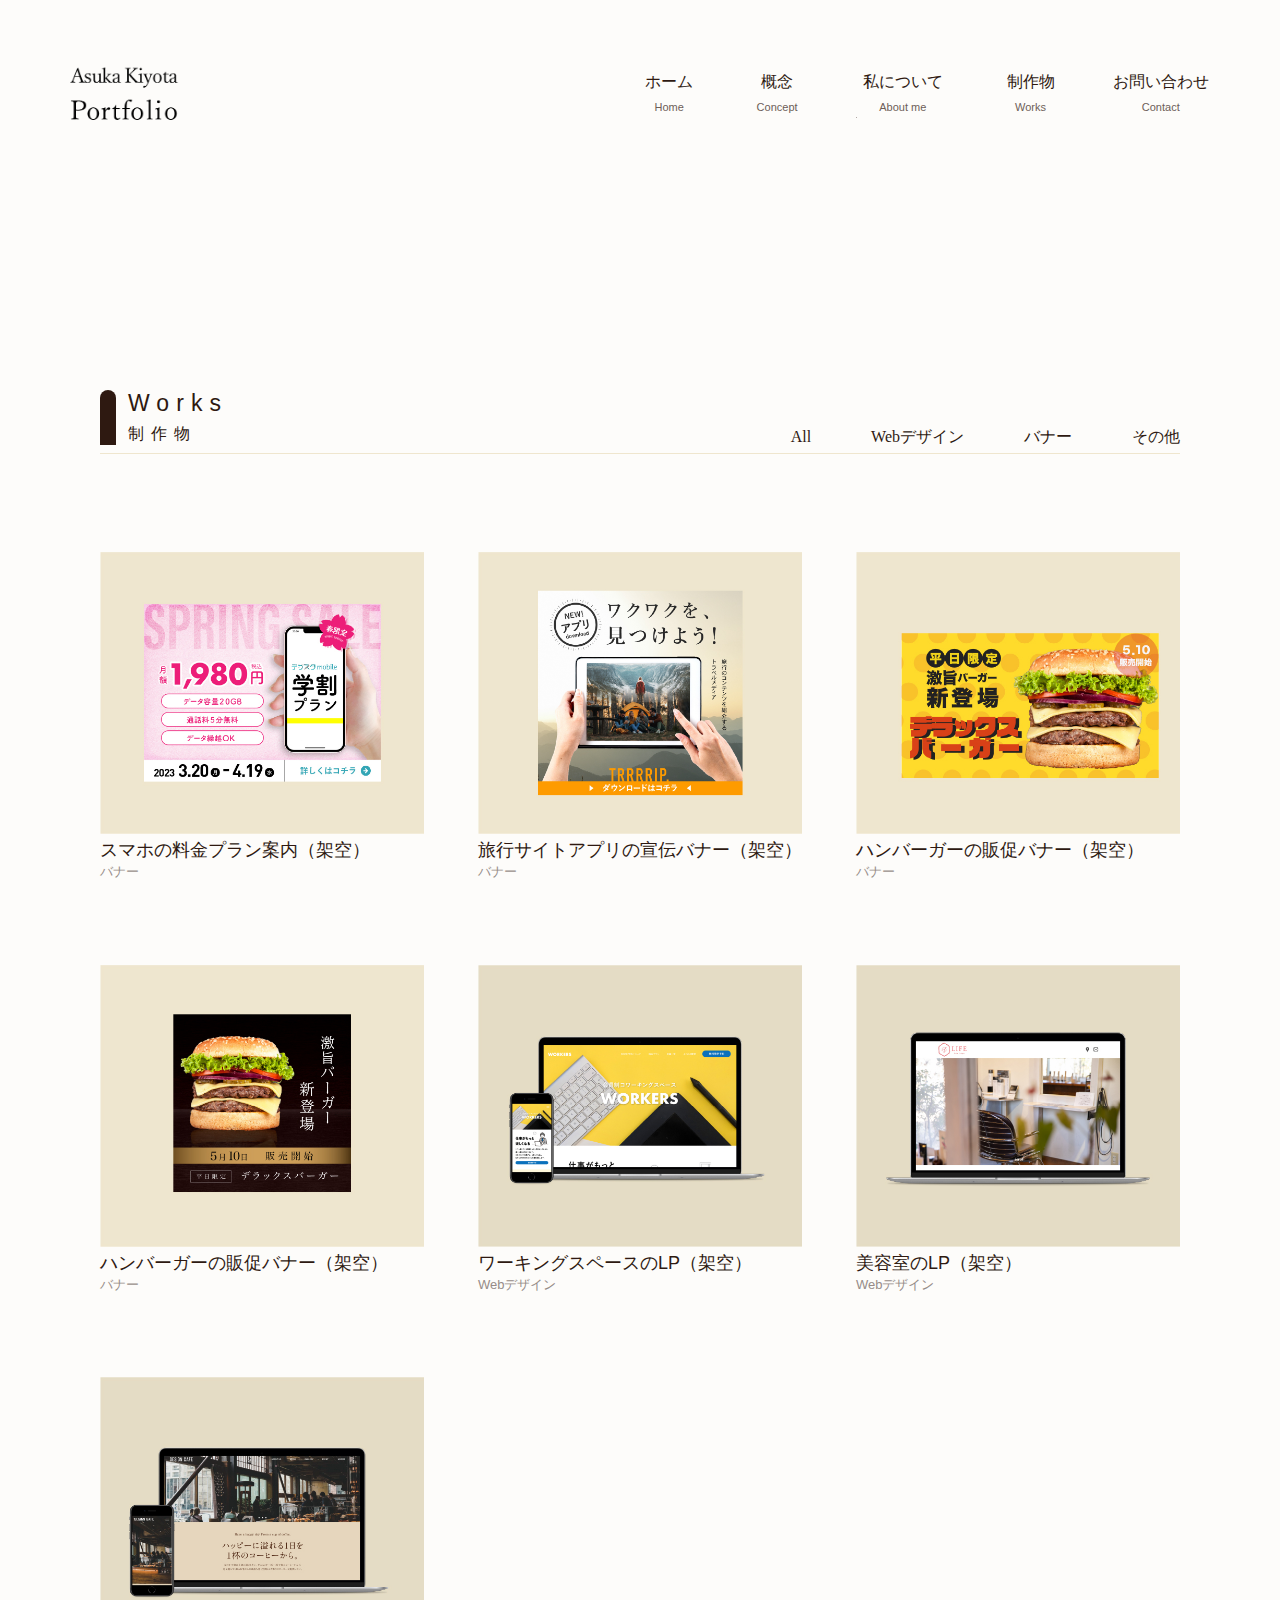
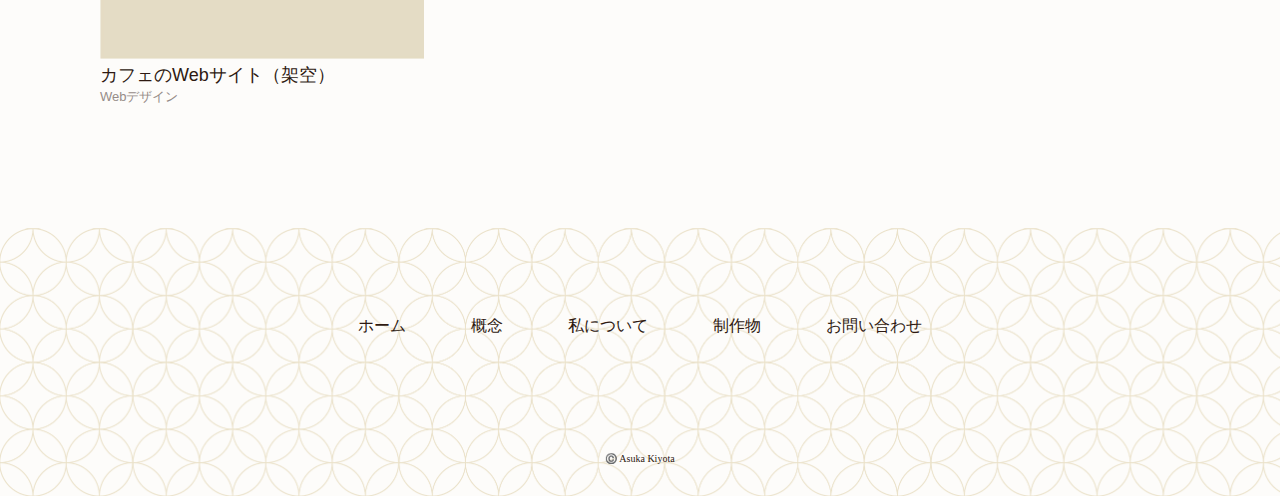
<file: portfolio/works.html>
<!DOCTYPE html>
<html lang="ja">

<head>
    <meta charset="UTF-8">
    <meta name="viewport" content="width=device-width, initial-scale=1.0">
    <link rel="stylesheet" href="./css/reset.css">
    <link rel="stylesheet" href="./css/style.css">
    <script type="text/javascript" src="https://cdnjs.cloudflare.com/ajax/libs/jquery/3.6.3/jquery.min.js"></script>
    <script src="./js/jquery.inview.min.js"></script>
    <script src="./js/mixitup.min.js"></script>
    <script type="text/javascript"></script>
    <title>Works</title>
</head>

<body>

    <body>
        <header id="header_p">
            <div class="header__inner_p">
                <h1 class="logo1"><img src="image/2x/2x/title@2x.png" alt="ポートフォリオ">
                </h1>
                <nav class="gnav">
                    <ul>
                        <li><a href="index.html">ホーム
                                <span>Home</span>
                            </a></li>
                        <li><a href="comcept.html">概念
                                <span>Concept</span>
                            </a></li>
                        <li><a href="about.html">私について
                                <span>About me</span>
                            </a></li>
                        <li><a href="works.html">制作物
                                <span>Works</span>
                            </a></li>
                        <li><a href="contact.html">お問い合わせ
                                <span>Contact</span>
                            </a></li>
                    </ul>
                </nav>
            </div>
        </header>
        <header id="header__sp">
            <h1 class="logo1_sp"><img src="image/2x/2x/title@2x.png" alt="ポートフォリオ">
            </h1>
            <div class="hamberger">
                <span></span>
            </div>

            <nav class="sp__nav">
                <ul>
                    <li><a href="index.html">Home</a></li>
                    <li><a href="concept.html">Concept</a></li>
                    <li><a href="about.html">About me</a></li>
                    <li><a href="works.html">Works</a></li>
                    <li><a href="contact.html">Contacts</a></li>
                </ul>
            </nav>
        </header>


        <section class="workspage js-fade">
            <div class="workspage_wrap js-fade">
                <div class="works_title">Works<br>
                    <span>制作物</span>
                </div>
                <dl class="sub-nav workspage_list">
                    <dd class="filter active" data-filter="all">
                        <a href="#all">All</a>
                    </dd>
                    <dd class="filter" data-filter=".web">
                        <a href="#web">Webデザイン</a>
                    </dd>
                    <dd class="filter" data-filter=".banner">
                        <a href="#banner">バナー</a>
                    </dd>
                    <dd class="filter" data-filter=".other"><a href="#other">その他</a></dd>
                </dl>

                <dl class="sub-nav workspage_list_sp">
                    <dd class="filter active" data-filter="all">
                        <a href="#all">All</a>
                    </dd>
                    <dd class="filter" data-filter=".web">
                        <a href="#web">Webデザイン</a>
                    </dd>
                    <dd class="filter" data-filter=".banner">
                        <a href="#banner">バナー</a>
                    </dd>
                    <dd class="filter" data-filter=".other"><a href="#other">その他</a></dd>
                </dl>

                <hr color="#efe6ce" noshade size="0.1">
                <div id="Container">
                    <div class="workspage_img">
                        <div class="mix banner works_content_banner" data-myorder="1">
                            <a href="works/worksbanner.html"><img src="image/2x/works1_2@2x-100.jpg" alt="" />
                                <div class="hover__mask2">
                                    <p class="hover_mask2">
                                        デザスタ 様
                                        <br />
                                    </p>
                                </div>
                            </a>
                            <p>スマホの料金プラン案内（架空）</p>
                            <span>バナー</span>
                        </div>
                        <div class="mix banner works_content_banner" data-myorder="10">
                            <a href="works/worksbanner2.html">
                                <img src="image/2x/works2_1@2x-100.jpg" alt="">
                                <div class="hover__mask2">
                                    <p class="hover_mask2">
                                        デザスタ 様
                                        <br>
                                    </p>
                                </div>
                            </a>
                            <p>旅行サイトアプリの宣伝バナー（架空）</p>
                            <span>バナー</span>
                        </div>
                        <div class="mix banner works_content_banner" data-myorder="20">
                            <a href="works/worksbanner3-1.html">
                                <img src="image/2x/works3_2@2x-100.jpg" alt="">
                                <div class="hover__mask2">
                                    <p class="hover_mask2">
                                        デザスタ 様
                                        <br>
                                    </p>
                                </div>
                            </a>
                            <p>ハンバーガーの販促バナー（架空）</p>
                            <span>バナー</span>
                        </div>
                        <div class="mix banner works_content_banner" data-myorder="1000">
                            <a href="works/worksbanner3-2.html"><img src="image/2x/works3_1@2x-100.jpg" alt="">
                                <div class="hover__mask2">
                                    <p class="hover_mask2">
                                        デザスタ 様
                                        <br>
                                    </p>
                                </div>
                            </a>
                            <p>ハンバーガーの販促バナー（架空）</p>
                            <span>バナー</span>
                        </div>
                        <div class="mix web works_content_web" data-myorder="60">
                            <a href="works/work4.html"><img src="image/2x/works4@2x-100.jpg" alt="">
                                <div class="hover__mask2">
                                    <p class="hover_mask2">
                                        デザスタ 様
                                        <br>
                                    </p>
                                </div>
                            </a>
                            <p>ワーキングスペースのLP（架空）</p>
                            <span>Webデザイン</span>
                        </div>
                        <div class="mix web works_content_web" data-myorder="700">
                            <a href="works/works5.html"><img src="image/2x/works5_1@2x-100.jpg" alt="">
                                <div class="hover__mask2">
                                    <p class="hover_mask2">
                                        デザスタ 様
                                        <br>
                                    </p>
                                </div>
                            </a>
                            <p>美容室のLP（架空）</p>
                            <span>Webデザイン</span>
                        </div>
                        <div class="mix other works_content_web" data-myorder="300">
                            <a href="works/works6.html"><img src="image/2x/works6@2x-100.jpg" alt="">
                                <div class="hover__mask2">
                                    <p class="hover_mask2">
                                        デザスタ 様
                                        <br>
                                    </p>
                                </div>
                            </a>
                            <p>カフェのWebサイト（架空）</p>
                            <span>Webデザイン</span>
                        </div>
                    </div>
                </div>
            </div>
        </section>

        <section id="fotter">
            <div class="fotter_menu">
                <ul>
                    <li><a href="index.html">ホーム</a></li>
                    <li><a href="concept.html">概念</a></li>
                    <li><a href="about.html">私について</a></li>
                    <li><a href="works.html">制作物</a></li>
                    <li><a href="contact.html">お問い合わせ</a></li>
                </ul>
                <p>©️ Asuka Kiyota</p>
            </div>
        </section>
        <script>

            $(function () {
                $(".js-fade").on("inview", function () {
                    $(this).addClass("inview");
                });
            });


            $('.hamberger').on('click', function () {
                $('.sp__nav').fadeToggle();
                $('.hamberger').toggleClass('open');
            });

            $(function () {
                $("#Container").mixItUp();
            });
        </script>

        </script>
    </body>

</html>
</file>
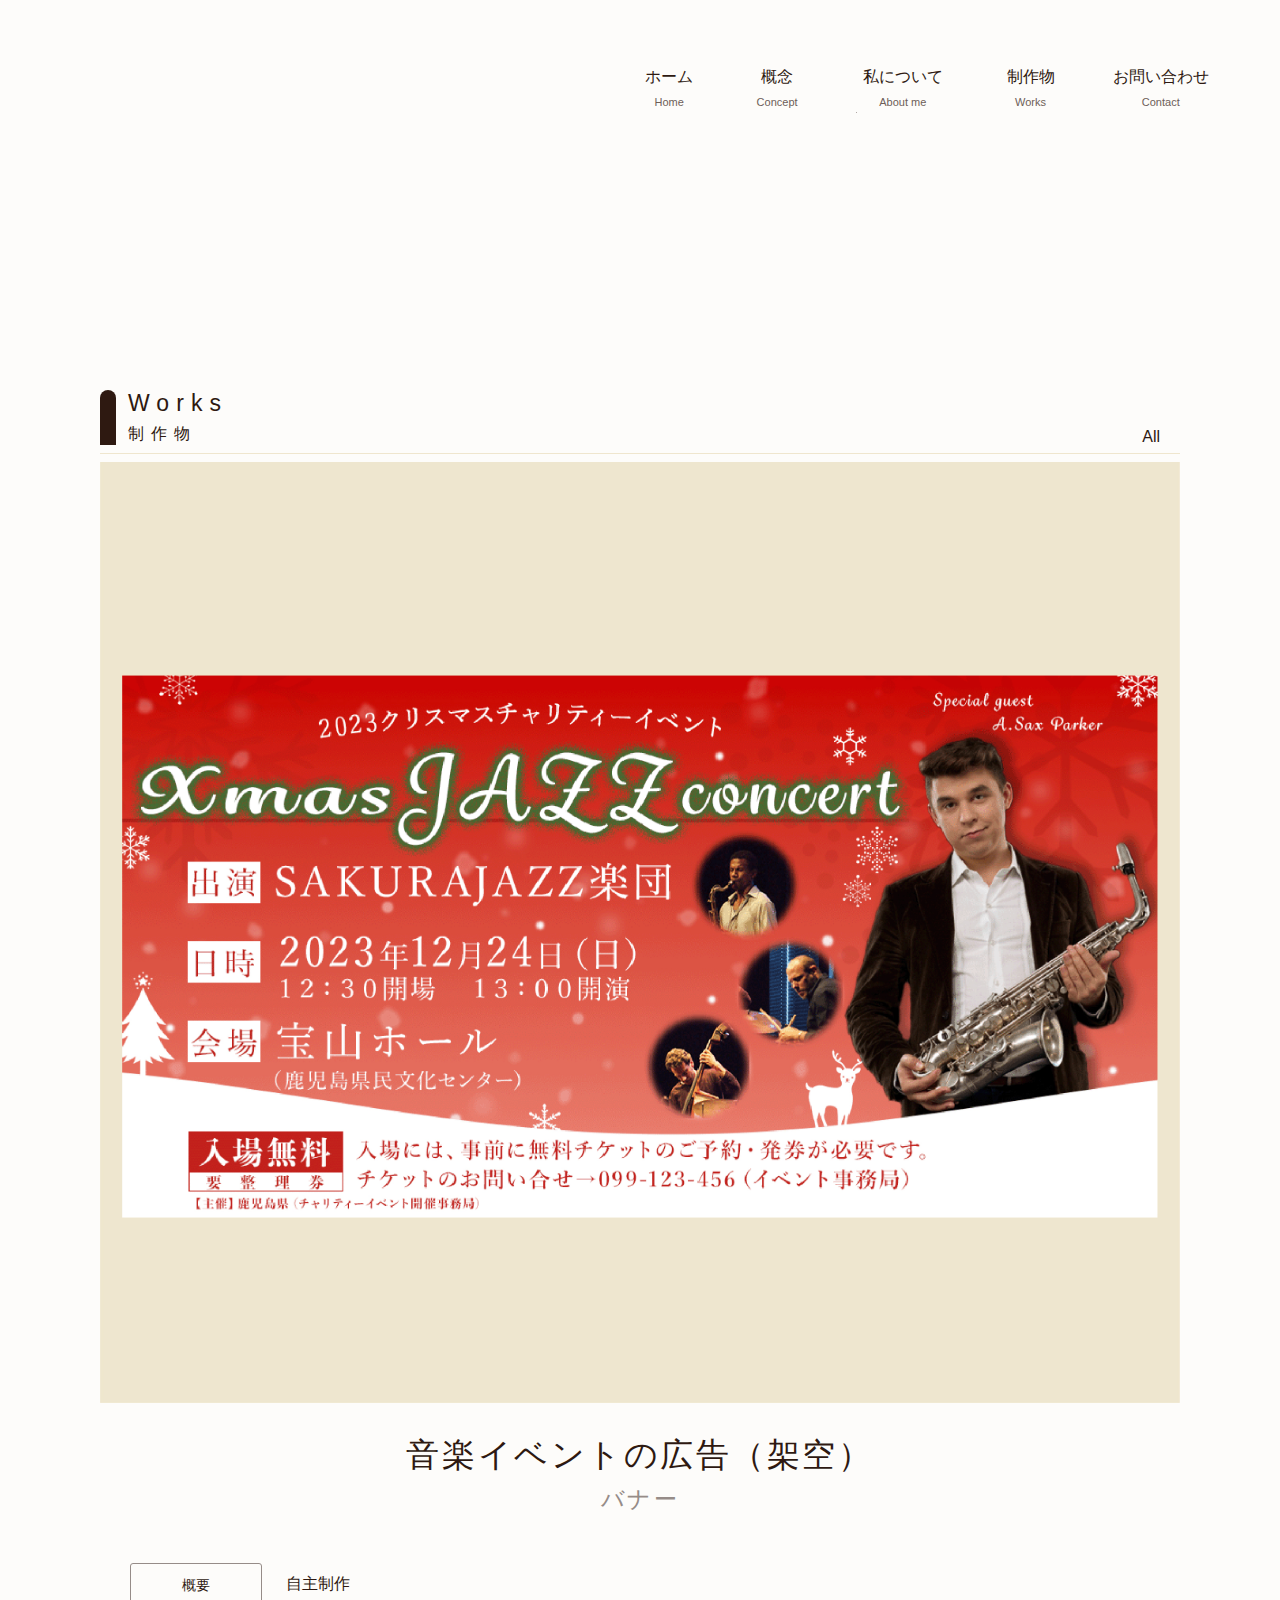
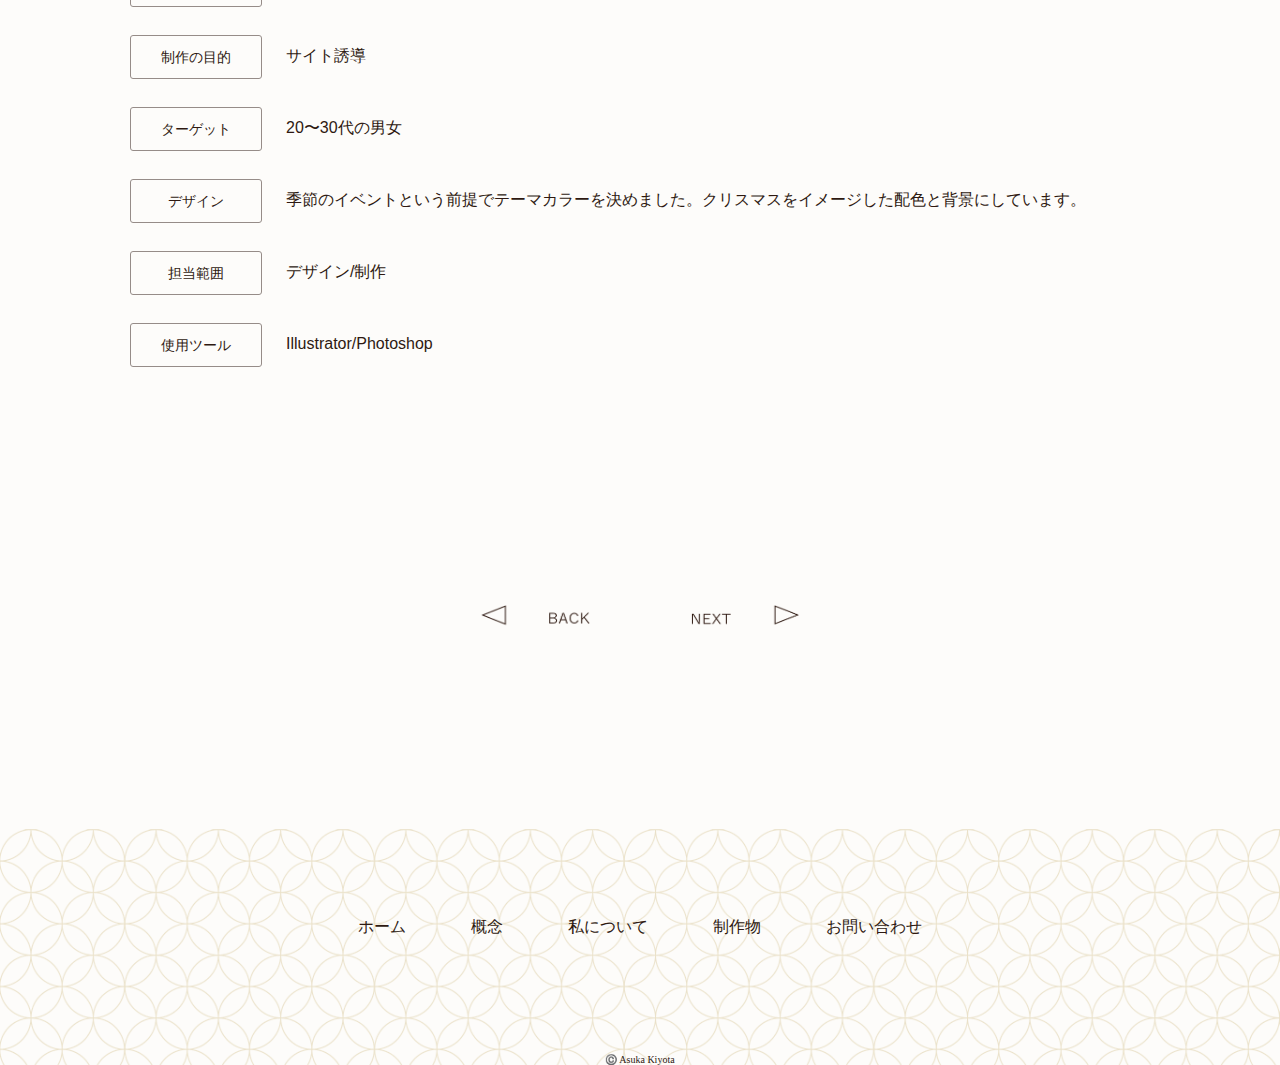
<file: portfolio/works/works7.html>
<!DOCTYPE html>
<html lang="ja">

<head>
    <meta charset="UTF-8">
    <meta name="viewport" content="width=device-width, initial-scale=1.0">
    <link rel="stylesheet" href="./css/reset.css">
    <link rel="stylesheet" href="./css/style.css">
    <script type="text/javascript" src="https://cdnjs.cloudflare.com/ajax/libs/jquery/3.6.3/jquery.min.js"></script>
    <script src="./js/jquery.inview.min.js"></script>
    <title>works</title>
</head>

<body>

    <body>
        <header id="header_p">
            <div class="header__inner_p">
                <h1 class="logo">
                </h1>
                <nav class="gnav">
                    <ul>
                        <li><a href="../index.html">ホーム
                                <span>Home</span>
                            </a></li>
                        <li><a href="../comcept.html">概念
                                <span>Concept</span>
                            </a></li>
                        <li><a href="../about.html">私について
                                <span>About me</span>
                            </a></li>
                        <li><a href="../works.html">制作物
                                <span>Works</span>
                            </a></li>
                        <li><a href="../contact.html">お問い合わせ
                                <span>Contact</span>
                            </a></li>
                    </ul>
                </nav>
            </div>
        </header>


        <header id="header__sp">
            <div class="hamberger">
                <span></span>
            </div>

            <nav class="sp__nav">
                <ul>
                    <li><a href="../index.html">Home</a></li>
                    <li><a href="../comcept.html">Concept</a></li>
                    <li><a href="../about.html">About me</a></li>
                    <li><a href="../works.html">Works</a></li>
                    <li><a href="../contact.html">Contacts</a></li>
                </ul>
            </nav>
        </header>


        <section id="workspage">
            <div class="workspage_wrap js-fade">
                <div class="works_title">Works<br>
                    <span>制作物</span>
                </div>
                <div class="workspage_menu">
                    <a href="../works.html">All</a>
                </div>

                <div class="workspage_menu_sp">
                    <a href="../works.html">All</a>
                </div>
                <hr color="#efe6ce" noshade size="0.1">
                <div class="workspage_img"><img src="image/2x/works7.jpg" alt=""></div>
                <div class="workspage_title">
                    音楽イベントの広告（架空）
                    <p><span>バナー</span></p>
                </div>
                <dl class="workspage_summary">
                    <dt class="works_list">概要</dt>
                    <dd class="works_text">自主制作</dd>
                    <dt class="works_list">制作の目的</dt>
                    <dd class="works_text">サイト誘導</dd>
                    <dt class="works_list">ターゲット</dt>
                    <dd class="works_text">20〜30代の男女</dd>
                    <dt class="works_list">デザイン</dt>
                    <dd class="works_text_pc">季節のイベントという前提でテーマカラーを決めました。クリスマスをイメージした配色と背景にしています。
                    </dd>
                    <dd class="works_text_sp">
                        季節のイベントという前提でテーマカラーを決めました。クリスマスをイメージした配色と背景にしています。
                    </dd>
                    <dt class="works_list">担当範囲</dt>
                    <dd class="works_text">デザイン/制作</dd>
                    <dt class="works_list">使用ツール</dt>
                    <dd class="works_text">Illustrator/Photoshop</dd>
            </div>
            <div class=" backnext"><a href="worksbanner6.html"><img src="image/2x/back@2x.png" alt=""></a><a
                    href="works8.html"><img src="image/2x/next@2x.png" alt=""></a></div>
        </section>

        <section id="fotter">
            <div class="fotter_menu">
                <ul>
                    <li><a href="../index.html">ホーム</a></li>
                    <li><a href="../comcept.html">概念</a></li>
                    <li><a href="../about.html">私について</a></li>
                    <li><a href="../works.html">制作物</a></li>
                    <li><a href="../contact.html">お問い合わせ</a></li>
                </ul>
                <p>©️ Asuka Kiyota</p>
            </div>
        </section>

        <script>

            $(function () {
                $(".js-fade").on("inview", function () {
                    $(this).addClass("inview");
                });
            });


            $('.hamberger').on('click', function () {
                $('.sp__nav').fadeToggle();
                $('.hamberger').toggleClass('open');
            });
        </script>
    </body>

</html>
</file>
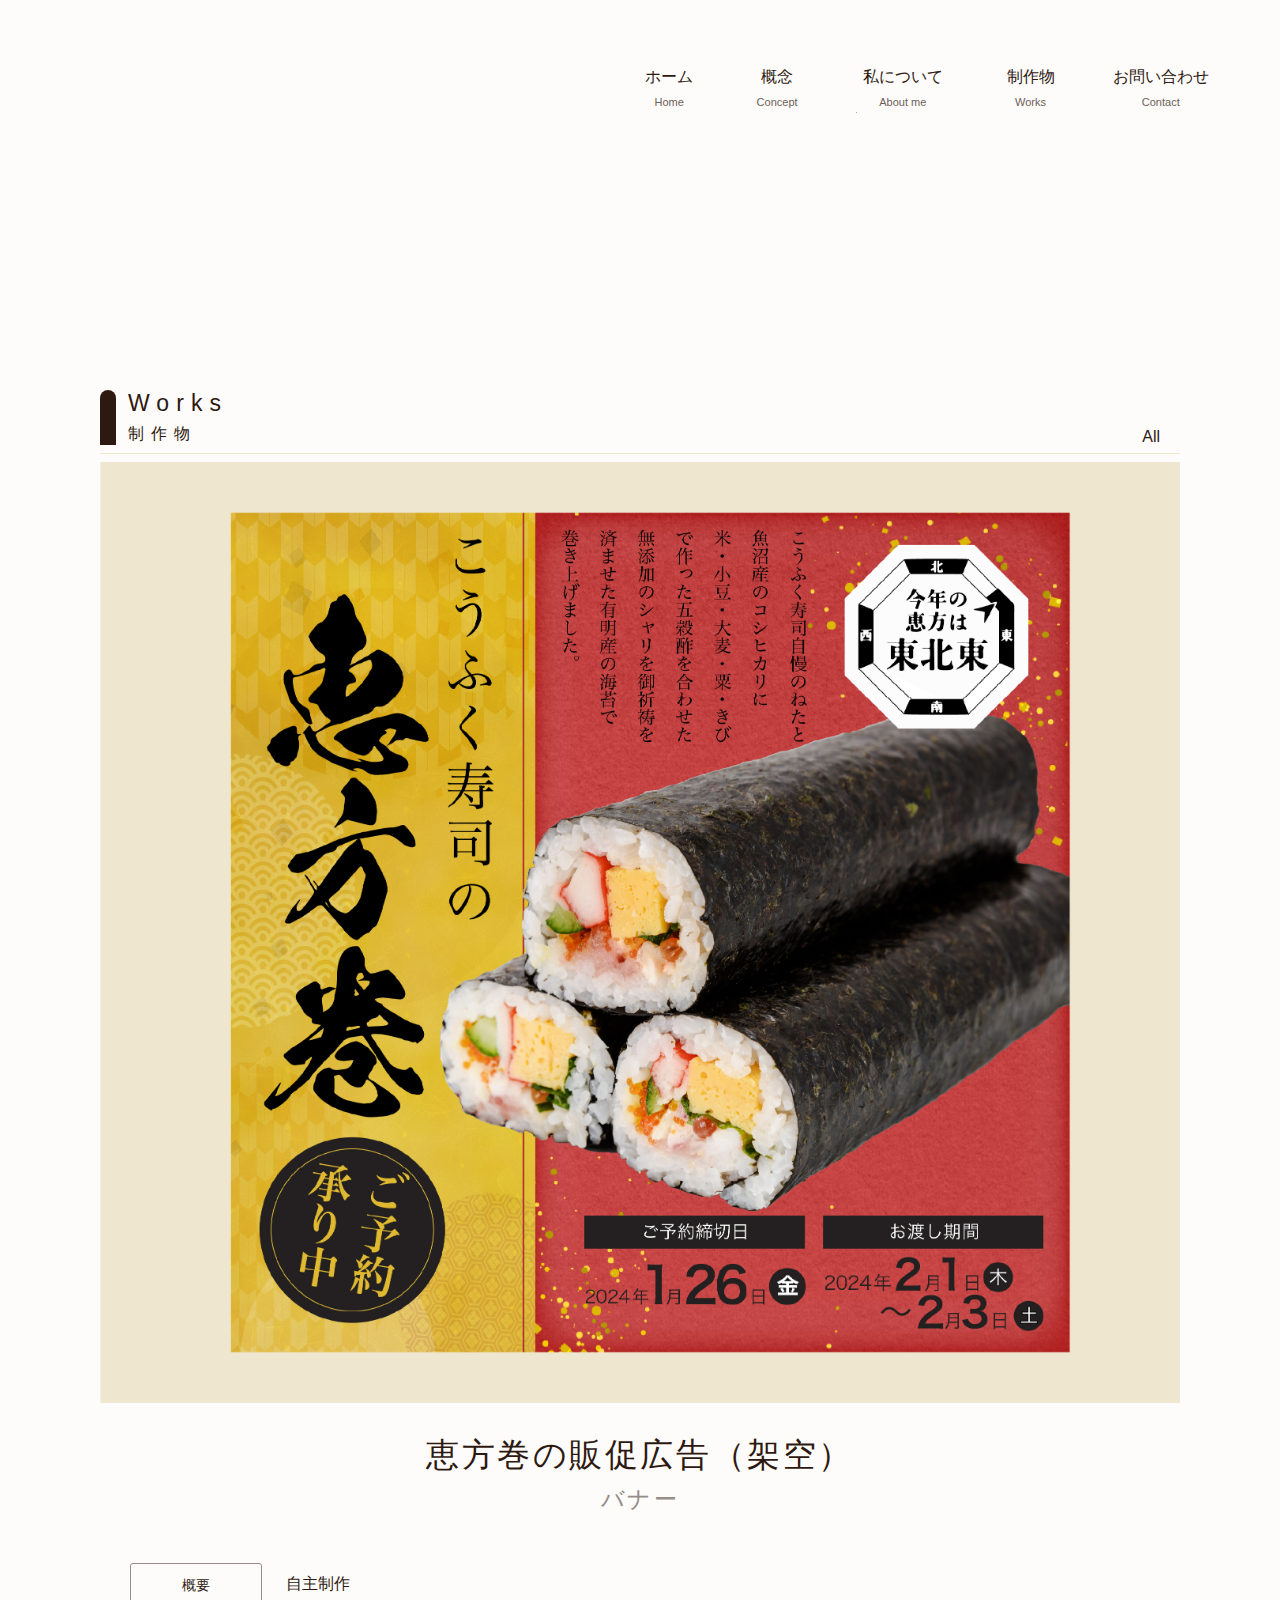
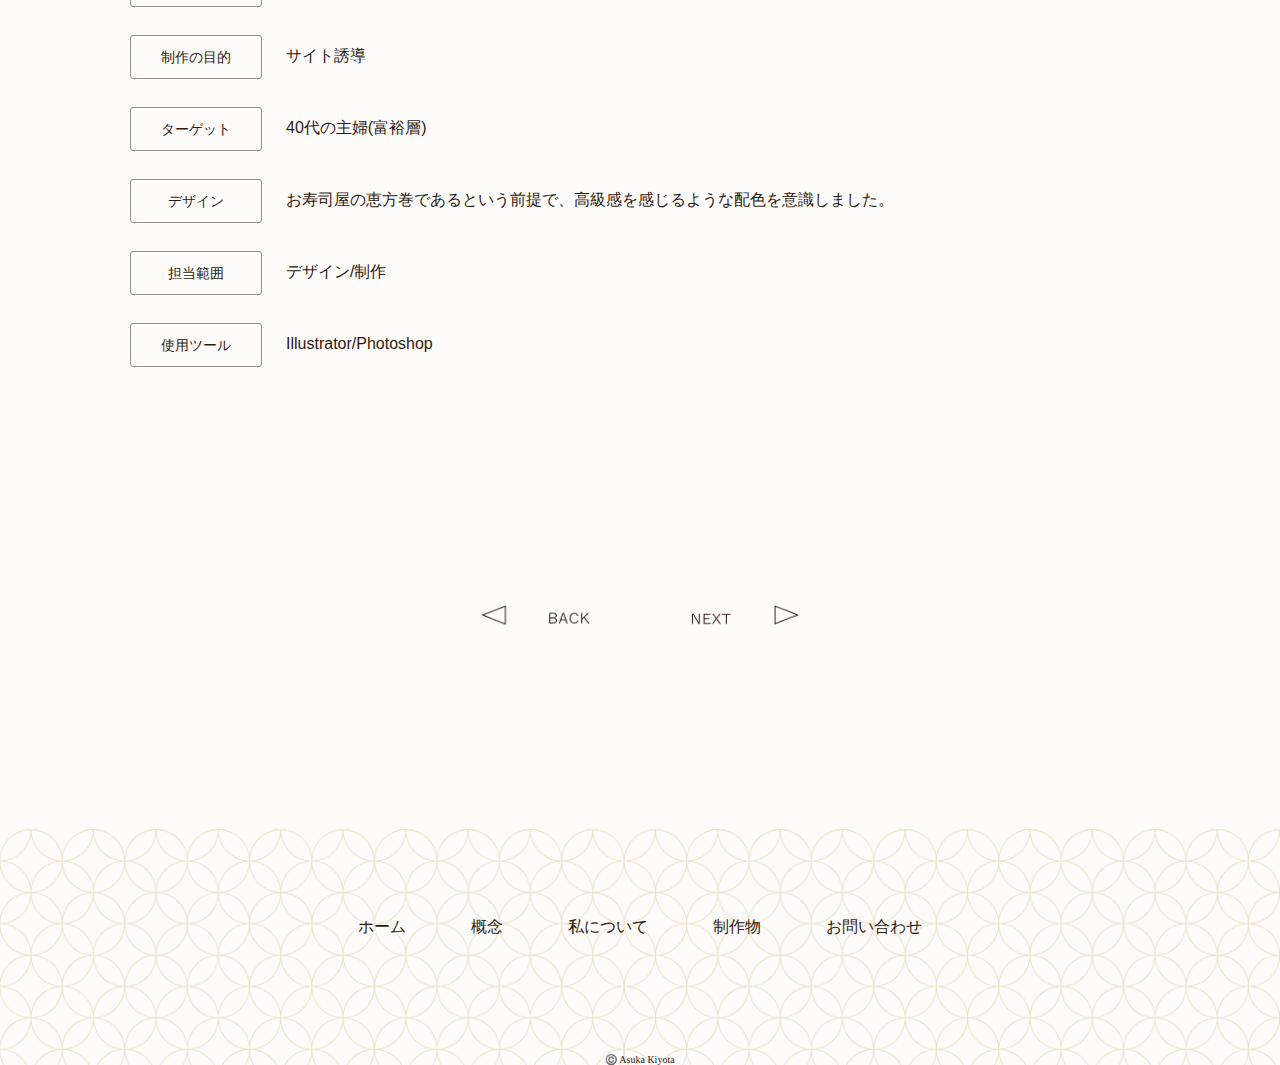
<file: portfolio/works/works8.html>
<!DOCTYPE html>
<html lang="ja">

<head>
    <meta charset="UTF-8">
    <meta name="viewport" content="width=device-width, initial-scale=1.0">
    <link rel="stylesheet" href="./css/reset.css">
    <link rel="stylesheet" href="./css/style.css">
    <script type="text/javascript" src="https://cdnjs.cloudflare.com/ajax/libs/jquery/3.6.3/jquery.min.js"></script>
    <script src="./js/jquery.inview.min.js"></script>
    <title>works</title>
</head>

<body>

    <body>
        <header id="header_p">
            <div class="header__inner_p">
                <h1 class="logo">
                </h1>
                <nav class="gnav">
                    <ul>
                        <li><a href="../index.html">ホーム
                                <span>Home</span>
                            </a></li>
                        <li><a href="../comcept.html">概念
                                <span>Concept</span>
                            </a></li>
                        <li><a href="../about.html">私について
                                <span>About me</span>
                            </a></li>
                        <li><a href="../works.html">制作物
                                <span>Works</span>
                            </a></li>
                        <li><a href="../contact.html">お問い合わせ
                                <span>Contact</span>
                            </a></li>
                    </ul>
                </nav>
            </div>
        </header>


        <header id="header__sp">
            <div class="hamberger">
                <span></span>
            </div>

            <nav class="sp__nav">
                <ul>
                    <li><a href="../index.html">Home</a></li>
                    <li><a href="../comcept.html">Concept</a></li>
                    <li><a href="../about.html">About me</a></li>
                    <li><a href="../works.html">Works</a></li>
                    <li><a href="../contact.html">Contacts</a></li>
                </ul>
            </nav>
        </header>


        <section id="workspage">
            <div class="workspage_wrap js-fade">
                <div class="works_title">Works<br>
                    <span>制作物</span>
                </div>
                <div class="workspage_menu">
                    <a href="../works.html">All</a>
                </div>

                <div class="workspage_menu_sp">
                    <a href="../works.html">All</a>
                </div>
                <hr color="#efe6ce" noshade size="0.1">
                <div class="workspage_img"><img src="image/2x/works8.jpg" alt=""></div>
                <div class="workspage_title">
                    恵方巻の販促広告（架空）
                    <p><span>バナー</span></p>
                </div>
                <dl class="workspage_summary">
                    <dt class="works_list">概要</dt>
                    <dd class="works_text">自主制作</dd>
                    <dt class="works_list">制作の目的</dt>
                    <dd class="works_text">サイト誘導</dd>
                    <dt class="works_list">ターゲット</dt>
                    <dd class="works_text">40代の主婦(富裕層)</dd>
                    <dt class="works_list">デザイン</dt>
                    <dd class="works_text_pc">お寿司屋の恵方巻であるという前提で、高級感を感じるような配色を意識しました。
                    </dd>
                    <dd class="works_text_sp">
                        お寿司屋の恵方巻であるという前提で、高級感を感じるような配色を意識しました。
                    </dd>
                    <dt class="works_list">担当範囲</dt>
                    <dd class="works_text">デザイン/制作</dd>
                    <dt class="works_list">使用ツール</dt>
                    <dd class="works_text">Illustrator/Photoshop</dd>
            </div>
            <div class=" backnext"><a href="works7.html"><img src="image/2x/back@2x.png" alt=""></a><a href=""><img
                        src="image/2x/next@2x.png" alt=""></a></div>
        </section>

        <section id="fotter">
            <div class="fotter_menu">
                <ul>
                    <li><a href="../index.html">ホーム</a></li>
                    <li><a href="../comcept.html">概念</a></li>
                    <li><a href="../about.html">私について</a></li>
                    <li><a href="../works.html">制作物</a></li>
                    <li><a href="../contact.html">お問い合わせ</a></li>
                </ul>
                <p>©️ Asuka Kiyota</p>
            </div>
        </section>

        <script>

            $(function () {
                $(".js-fade").on("inview", function () {
                    $(this).addClass("inview");
                });
            });


            $('.hamberger').on('click', function () {
                $('.sp__nav').fadeToggle();
                $('.hamberger').toggleClass('open');
            });
        </script>
    </body>

</html>
</file>
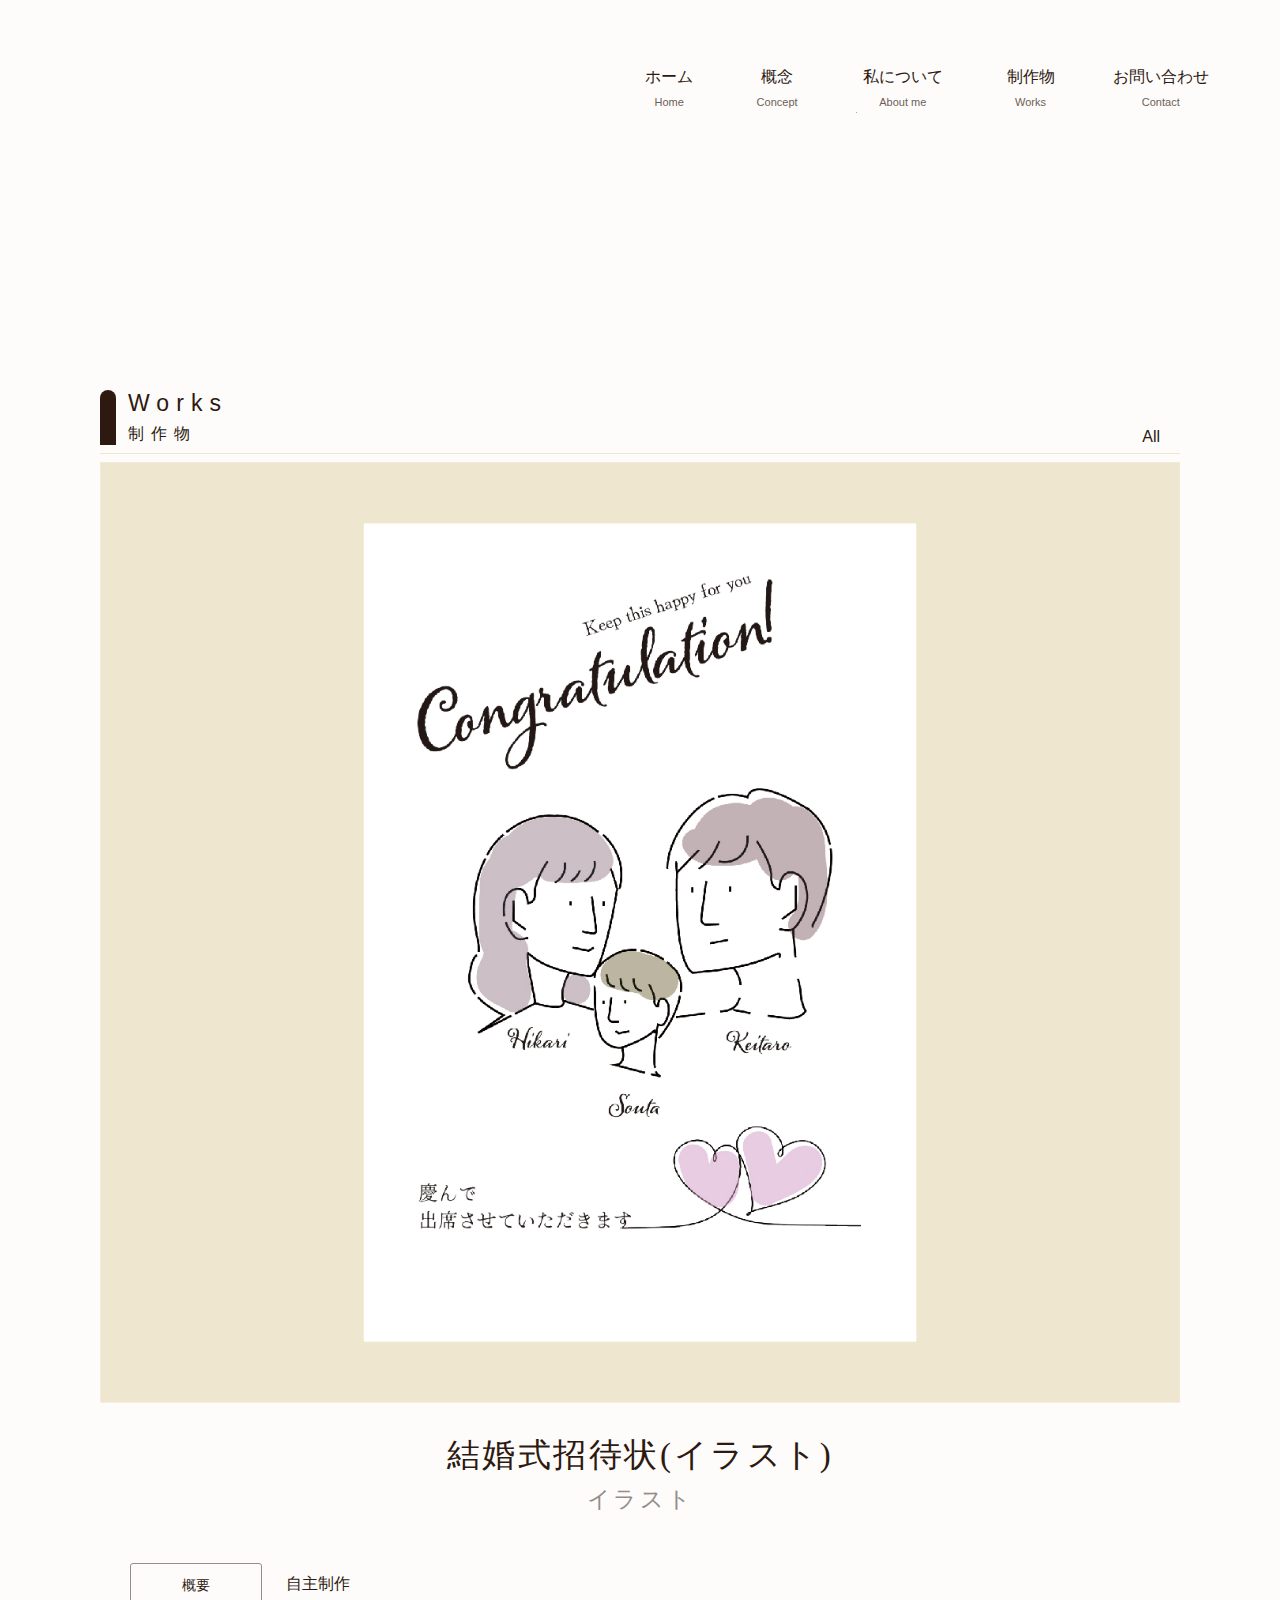
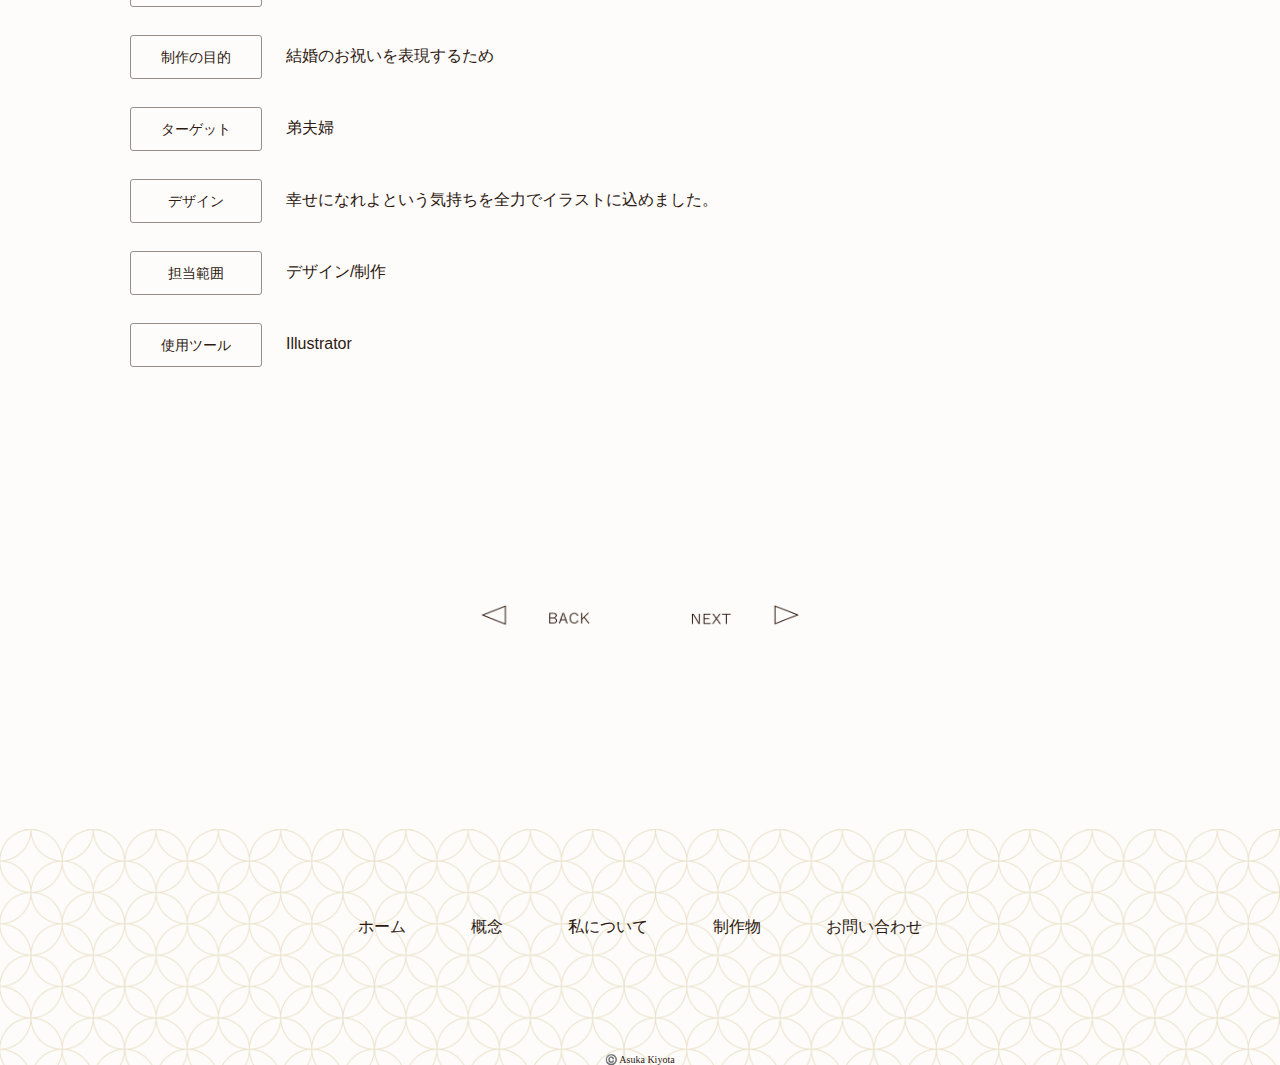
<file: portfolio/works/works9.html>
<!DOCTYPE html>
<html lang="ja">

<head>
    <meta charset="UTF-8">
    <meta name="viewport" content="width=device-width, initial-scale=1.0">
    <link rel="stylesheet" href="./css/reset.css">
    <link rel="stylesheet" href="./css/style.css">
    <script type="text/javascript" src="https://cdnjs.cloudflare.com/ajax/libs/jquery/3.6.3/jquery.min.js"></script>
    <script src="./js/jquery.inview.min.js"></script>
    <title>works</title>
</head>

<body>

    <body>
        <header id="header_p">
            <div class="header__inner_p">
                <h1 class="logo">
                </h1>
                <nav class="gnav">
                    <ul>
                        <li><a href="../index.html">ホーム
                                <span>Home</span>
                            </a></li>
                        <li><a href="../comcept.html">概念
                                <span>Concept</span>
                            </a></li>
                        <li><a href="../about.html">私について
                                <span>About me</span>
                            </a></li>
                        <li><a href="../works.html">制作物
                                <span>Works</span>
                            </a></li>
                        <li><a href="../contact.html">お問い合わせ
                                <span>Contact</span>
                            </a></li>
                    </ul>
                </nav>
            </div>
        </header>


        <header id="header__sp">
            <div class="hamberger">
                <span></span>
            </div>

            <nav class="sp__nav">
                <ul>
                    <li><a href="../index.html">Home</a></li>
                    <li><a href="../comcept.html">Concept</a></li>
                    <li><a href="../about.html">About me</a></li>
                    <li><a href="../works.html">Works</a></li>
                    <li><a href="../contact.html">Contacts</a></li>
                </ul>
            </nav>
        </header>


        <section id="workspage">
            <div class="workspage_wrap js-fade">
                <div class="works_title">Works<br>
                    <span>制作物</span>
                </div>
                <div class="workspage_menu">
                    <a href="../works.html">All</a>
                </div>

                <div class="workspage_menu_sp">
                    <a href="../works.html">All</a>
                </div>
                <hr color="#efe6ce" noshade size="0.1">
                <div class="workspage_img"><img src="image/2x/works9-2.jpg" alt=""></div>
                <div class="workspage_title">
                    結婚式招待状(イラスト)
                    <p><span>イラスト</span></p>
                </div>
                <dl class="workspage_summary">
                    <dt class="works_list">概要</dt>
                    <dd class="works_text">自主制作</dd>
                    <dt class="works_list">制作の目的</dt>
                    <dd class="works_text">結婚のお祝いを表現するため</dd>
                    <dt class="works_list">ターゲット</dt>
                    <dd class="works_text">弟夫婦</dd>
                    <dt class="works_list">デザイン</dt>
                    <dd class="works_text_pc">幸せになれよという気持ちを全力でイラストに込めました。
                    </dd>
                    <dd class="works_text_sp">
                        幸せになれよという気持ちを全力でイラストに込めました。
                    </dd>
                    <dt class="works_list">担当範囲</dt>
                    <dd class="works_text">デザイン/制作</dd>
                    <dt class="works_list">使用ツール</dt>
                    <dd class="works_text">Illustrator</dd>
            </div>
            <div class=" backnext"><a href="works8.html"><img src="image/2x/back@2x.png" alt=""></a><a href=""><img
                        src="image/2x/next@2x.png" alt=""></a></div>
        </section>

        <section id="fotter">
            <div class="fotter_menu">
                <ul>
                    <li><a href="../index.html">ホーム</a></li>
                    <li><a href="../comcept.html">概念</a></li>
                    <li><a href="../about.html">私について</a></li>
                    <li><a href="../works.html">制作物</a></li>
                    <li><a href="../contact.html">お問い合わせ</a></li>
                </ul>
                <p>©️ Asuka Kiyota</p>
            </div>
        </section>

        <script>

            $(function () {
                $(".js-fade").on("inview", function () {
                    $(this).addClass("inview");
                });
            });


            $('.hamberger').on('click', function () {
                $('.sp__nav').fadeToggle();
                $('.hamberger').toggleClass('open');
            });
        </script>
    </body>

</html>
</file>
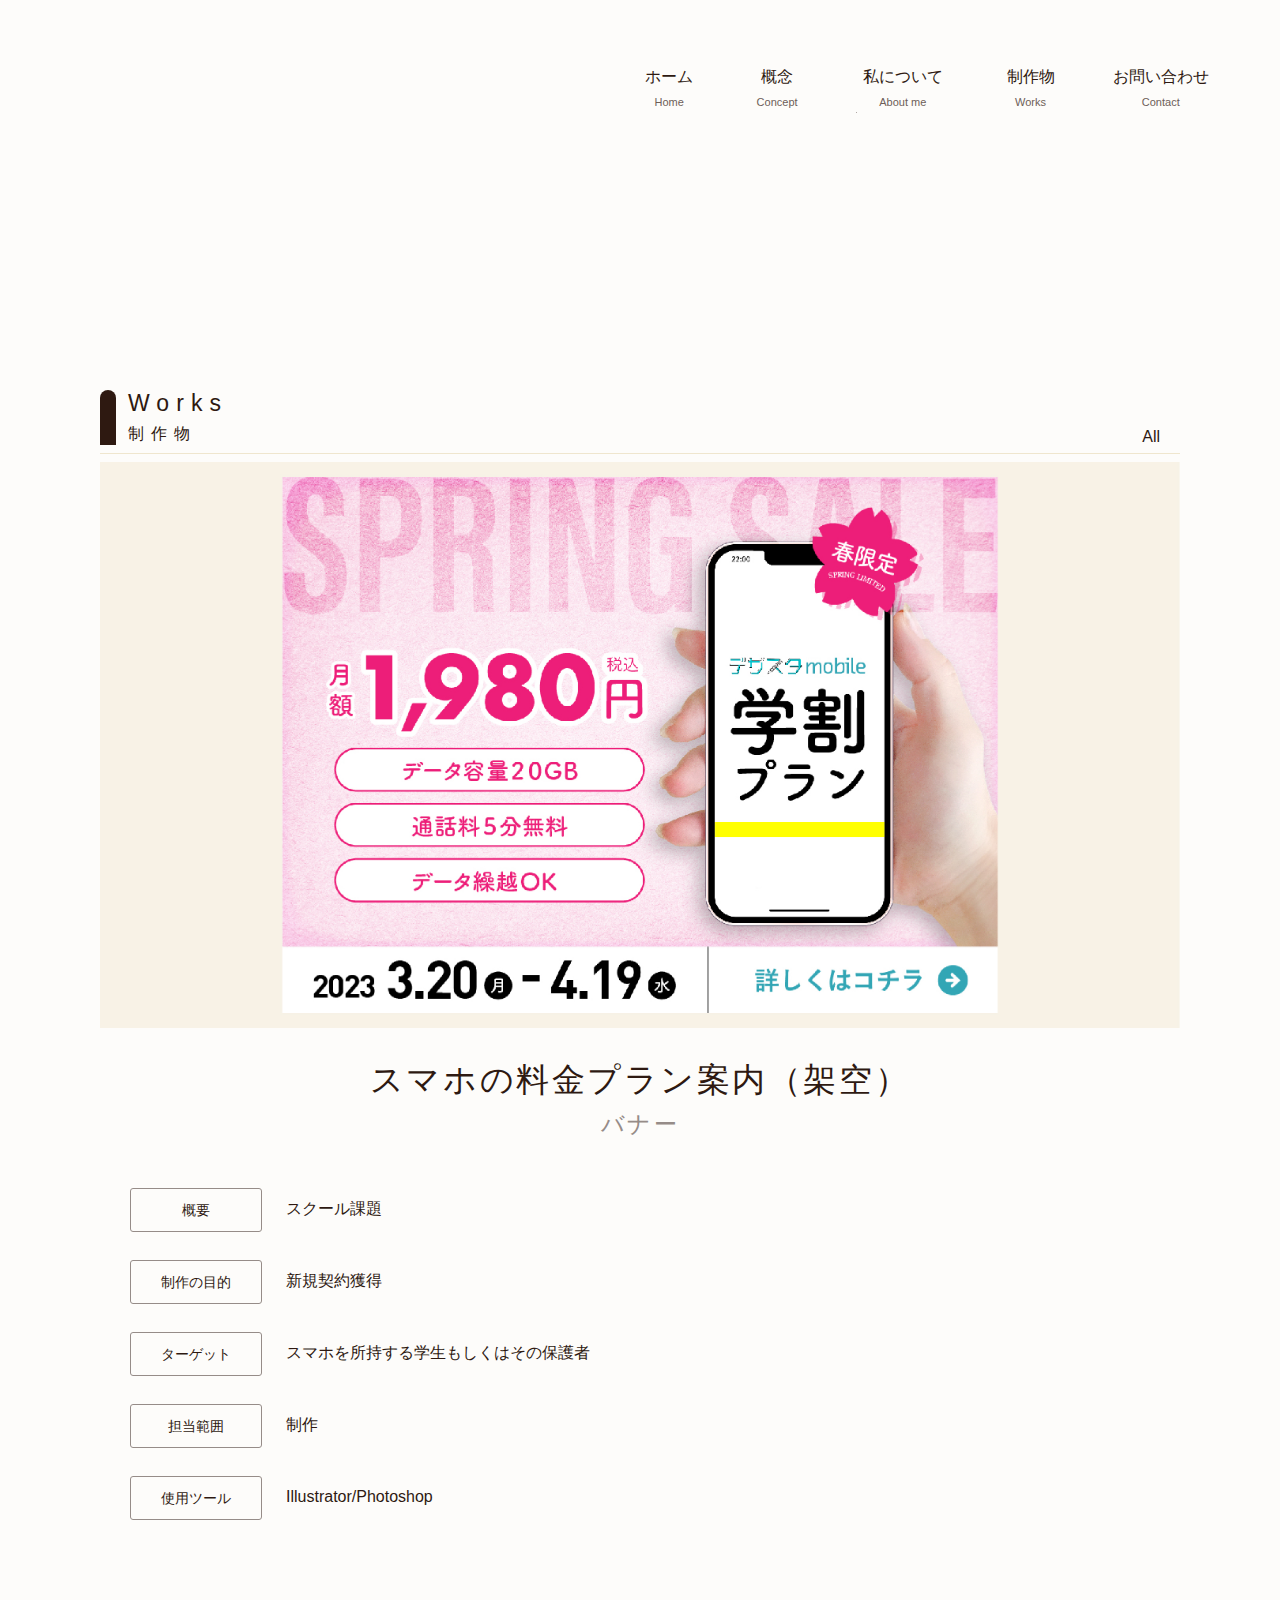
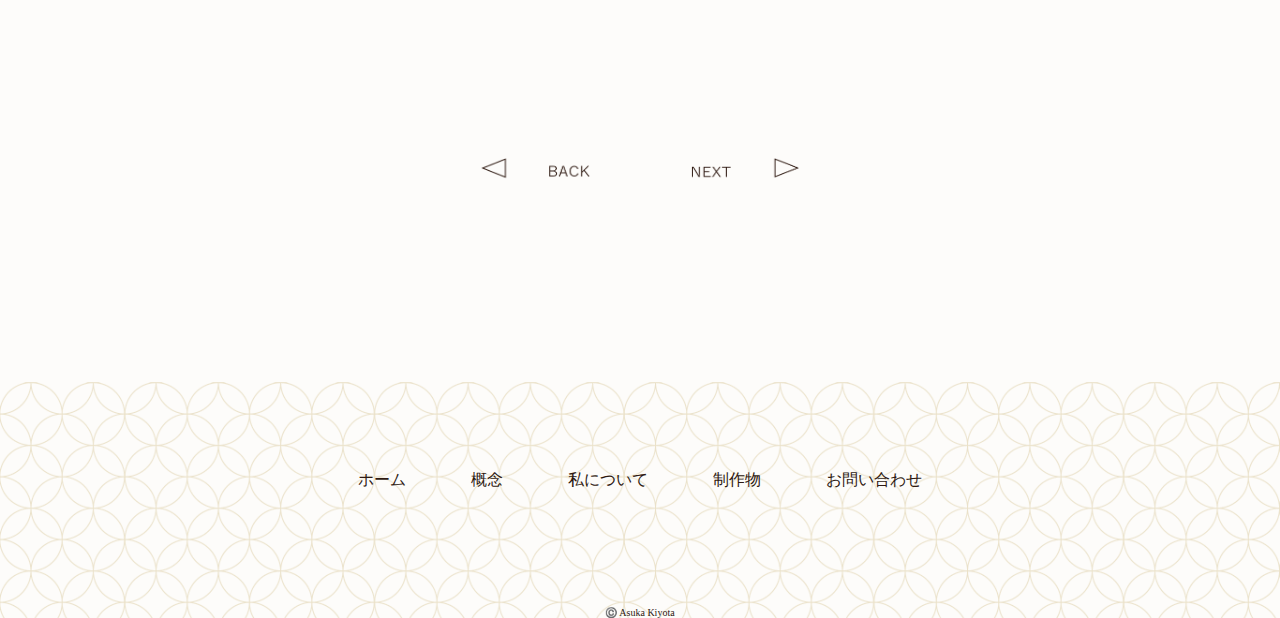
<file: portfolio/works/worksbanner.html>
<!DOCTYPE html>
<html lang="ja">

<head>
    <meta charset="UTF-8">
    <meta name="viewport" content="width=device-width, initial-scale=1.0">
    <link rel="stylesheet" href="./css/reset.css">
    <link rel="stylesheet" href="./css/style.css">
    <script type="text/javascript" src="https://cdnjs.cloudflare.com/ajax/libs/jquery/3.6.3/jquery.min.js"></script>
    <script src="./js/jquery.inview.min.js"></script>
    <title>works</title>
</head>

<body>

    <header id="header_p">
        <div class="header__inner_p">
            <h1 class="logo">
            </h1>
            <nav class="gnav">
                <ul>
                    <li><a href="../index.html">ホーム
                            <span>Home</span>
                        </a></li>
                    <li><a href="../comcept.html">概念
                            <span>Concept</span>
                        </a></li>
                    <li><a href="../about.html">私について
                            <span>About me</span>
                        </a></li>
                    <li><a href="../works.html">制作物
                            <span>Works</span>
                        </a></li>
                    <li><a href="../contact.html">お問い合わせ
                            <span>Contact</span>
                        </a></li>
                </ul>
            </nav>
        </div>
    </header>


    <header id="header__sp">
        <div class="hamberger">
            <span></span>
        </div>

        <nav class="sp__nav">
            <ul>
                <li><a href="../index.html">Home</a></li>
                <li><a href="../comcept.html">Concept</a></li>
                <li><a href="../about.html">About me</a></li>
                <li><a href="../works.html">Works</a></li>
                <li><a href="../contact.html">Contacts</a></li>
            </ul>
        </nav>
    </header>


    <section id="workspage">
        <div class="workspage_wrap js-fade">
            <div class="works_title">Works<br>
                <span>制作物</span>
            </div>
            <div class="workspage_menu">
                <a href="../works.html">All</a>
            </div>

            <div class="workspage_menu_sp">
                <a href="../works.html">All</a>
            </div>

            <hr color="#efe6ce" noshade size="0.1">
            <div class="workspage_img"><img src="image/2x/work1@2x-100.jpg" alt=""></div>
            <div class="workspage_title">
                スマホの料金プラン案内（架空）
                <p><span>バナー</span></p>
            </div>
            <dl class="workspage_summary">
                <dt class="works_list">概要</dt>
                <dd class="works_text">スクール課題</dd>
                <dt class="works_list">制作の目的</dt>
                <dd class="works_text">新規契約獲得</dd>
                <dt class="works_list">ターゲット</dt>
                <dd class="works_text">スマホを所持する学生もしくはその保護者</dd>
                <dt class="works_list">担当範囲</dt>
                <dd class="works_text">制作</dd>
                <dt class="works_list">使用ツール</dt>
                <dd class="works_text">Illustrator/Photoshop</dd>
        </div>
        <div class=" backnext"><a href=""><img src="image/2x/back@2x.png" alt=""></a><a href="worksbanner2.html"><img
                    src="image/2x/next@2x.png" alt=""></a></div>
    </section>

    <section id="fotter">
        <div class="fotter_menu">
            <ul>
                <li><a href="../index.html">ホーム</a></li>
                <li><a href="../concept.html">概念</a></li>
                <li><a href="../about.html">私について</a></li>
                <li><a href="../works.html">制作物</a></li>
                <li><a href="../contact.html">お問い合わせ</a></li>
            </ul>
            <p>©️ Asuka Kiyota</p>
        </div>
    </section>
    <script>

        $(function () {
            $(".js-fade").on("inview", function () {
                $(this).addClass("inview");
            });
        });


        $('.hamberger').on('click', function () {
            $('.sp__nav').fadeToggle();
            $('.hamberger').toggleClass('open');
        });
    </script>
</body>

</html>
</file>
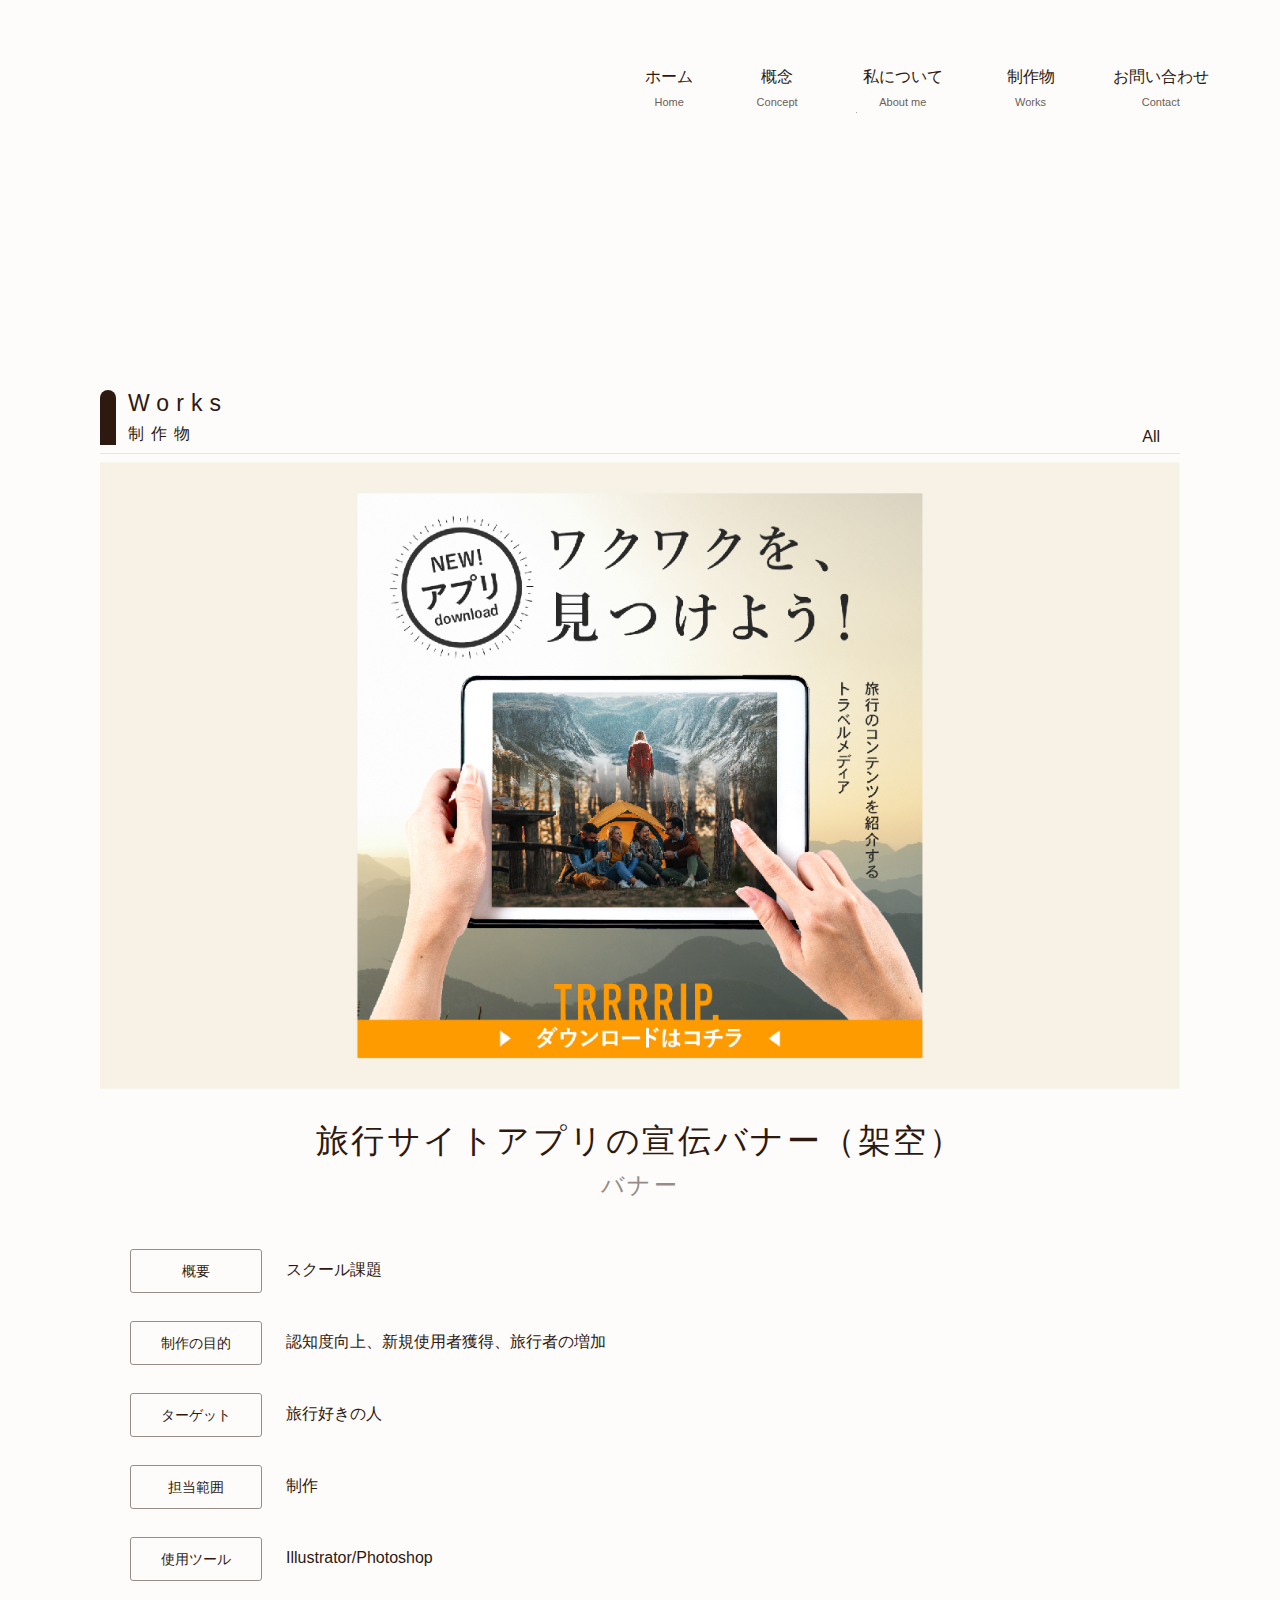
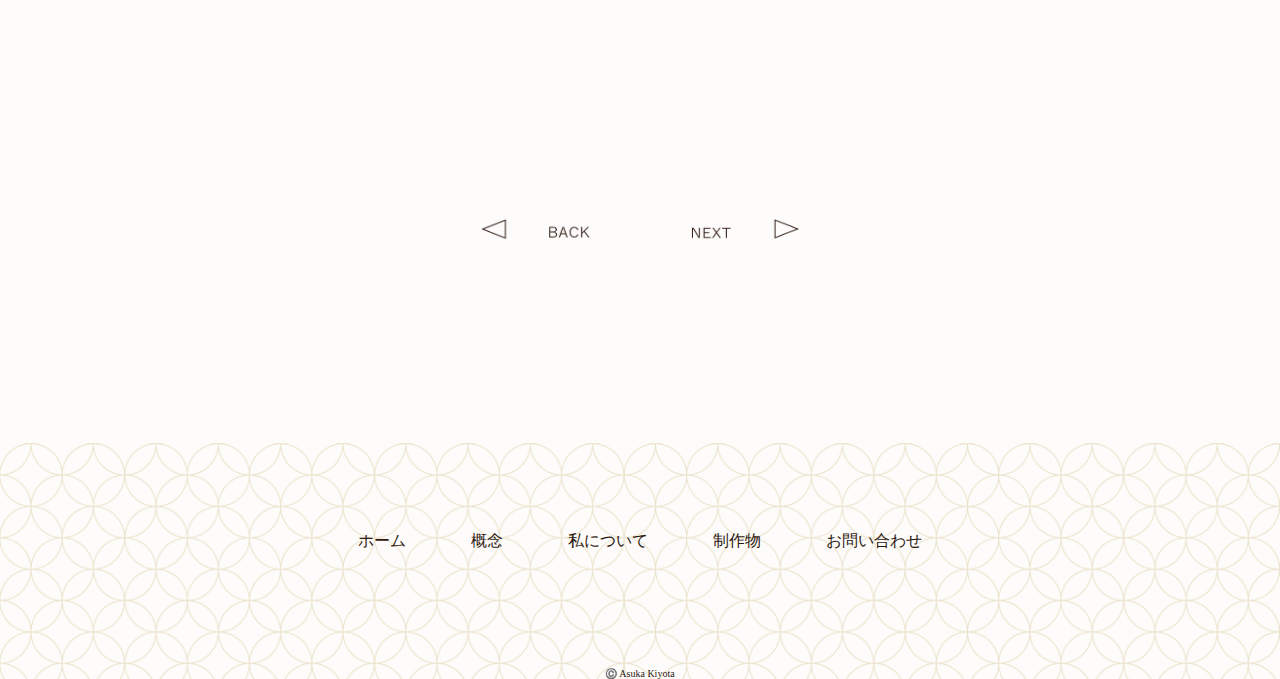
<file: portfolio/works/worksbanner2.html>
<!DOCTYPE html>
<html lang="ja">

<head>
    <meta charset="UTF-8">
    <meta name="viewport" content="width=device-width, initial-scale=1.0">
    <link rel="stylesheet" href="./css/reset.css">
    <link rel="stylesheet" href="./css/style.css">
    <script type="text/javascript" src="https://cdnjs.cloudflare.com/ajax/libs/jquery/3.6.3/jquery.min.js"></script>
    <script src="./js/jquery.inview.min.js"></script>
    <title>works</title>
</head>

<body>

    <header id="header_p">
        <div class="header__inner_p">
            <h1 class="logo">
            </h1>
            <nav class="gnav">
                <ul>
                    <li><a href="../index.html">ホーム
                            <span>Home</span>
                        </a></li>
                    <li><a href="../comcept.html">概念
                            <span>Concept</span>
                        </a></li>
                    <li><a href="../about.html">私について
                            <span>About me</span>
                        </a></li>
                    <li><a href="../works.html">制作物
                            <span>Works</span>
                        </a></li>
                    <li><a href="../contact.html">お問い合わせ
                            <span>Contact</span>
                        </a></li>
                </ul>
            </nav>
        </div>
    </header>


    <header id="header__sp">
        <div class="hamberger">
            <span></span>
        </div>

        <nav class="sp__nav">
            <ul>
                <li><a href="../index.html">Home</a></li>
                <li><a href="../comcept.html">Concept</a></li>
                <li><a href="../about.html">About me</a></li>
                <li><a href="../works.html">Works</a></li>
                <li><a href="../contact.html">Contacts</a></li>
            </ul>
        </nav>
    </header>


    <section id="workspage">
        <div class="workspage_wrap js-fade">
            <div class="works_title">Works<br>
                <span>制作物</span>
            </div>
            <div class="workspage_menu">
                <a href="../works.html">All</a>
            </div>

            <div class="workspage_menu_sp">
                <a href="../works.html">All</a>
            </div>

            <hr color="#efe6ce" noshade size="0.1">
            <div class="workspage_img"><img src="image/2x/work2_2@2x-100.jpg" alt=""></div>
            <div class="workspage_title">
                旅行サイトアプリの宣伝バナー（架空）
                <p><span>バナー</span></p>
            </div>
            <dl class="workspage_summary">
                <dt class="works_list">概要</dt>
                <dd class="works_text">スクール課題</dd>
                <dt class="works_list">制作の目的</dt>
                <dd class="works_text">認知度向上、新規使用者獲得、旅行者の増加</dd>
                <dt class="works_list">ターゲット</dt>
                <dd class="works_text">旅行好きの人</dd>
                <dt class="works_list">担当範囲</dt>
                <dd class="works_text">制作</dd>
                <dt class="works_list">使用ツール</dt>
                <dd class="works_text">Illustrator/Photoshop</dd>
        </div>
        <div class=" backnext"><a href="worksbanner.html"><img src="image/2x/back@2x.png" alt=""></a><a
                href="worksbanner3-1.html"><img src="image/2x/next@2x.png" alt=""></a></div>
    </section>

    <section id="fotter">
        <div class="fotter_menu">
            <ul>
                <li><a href="../index.html">ホーム</a></li>
                <li><a href="../concept.html">概念</a></li>
                <li><a href="../about.html">私について</a></li>
                <li><a href="../works.html">制作物</a></li>
                <li><a href="../contact.html">お問い合わせ</a></li>
            </ul>
            <p>©️ Asuka Kiyota</p>
        </div>
    </section>

    <script>

        $(function () {
            $(".js-fade").on("inview", function () {
                $(this).addClass("inview");
            });
        });


        $('.hamberger').on('click', function () {
            $('.sp__nav').fadeToggle();
            $('.hamberger').toggleClass('open');
        });
    </script>
</body>

</html>
</file>
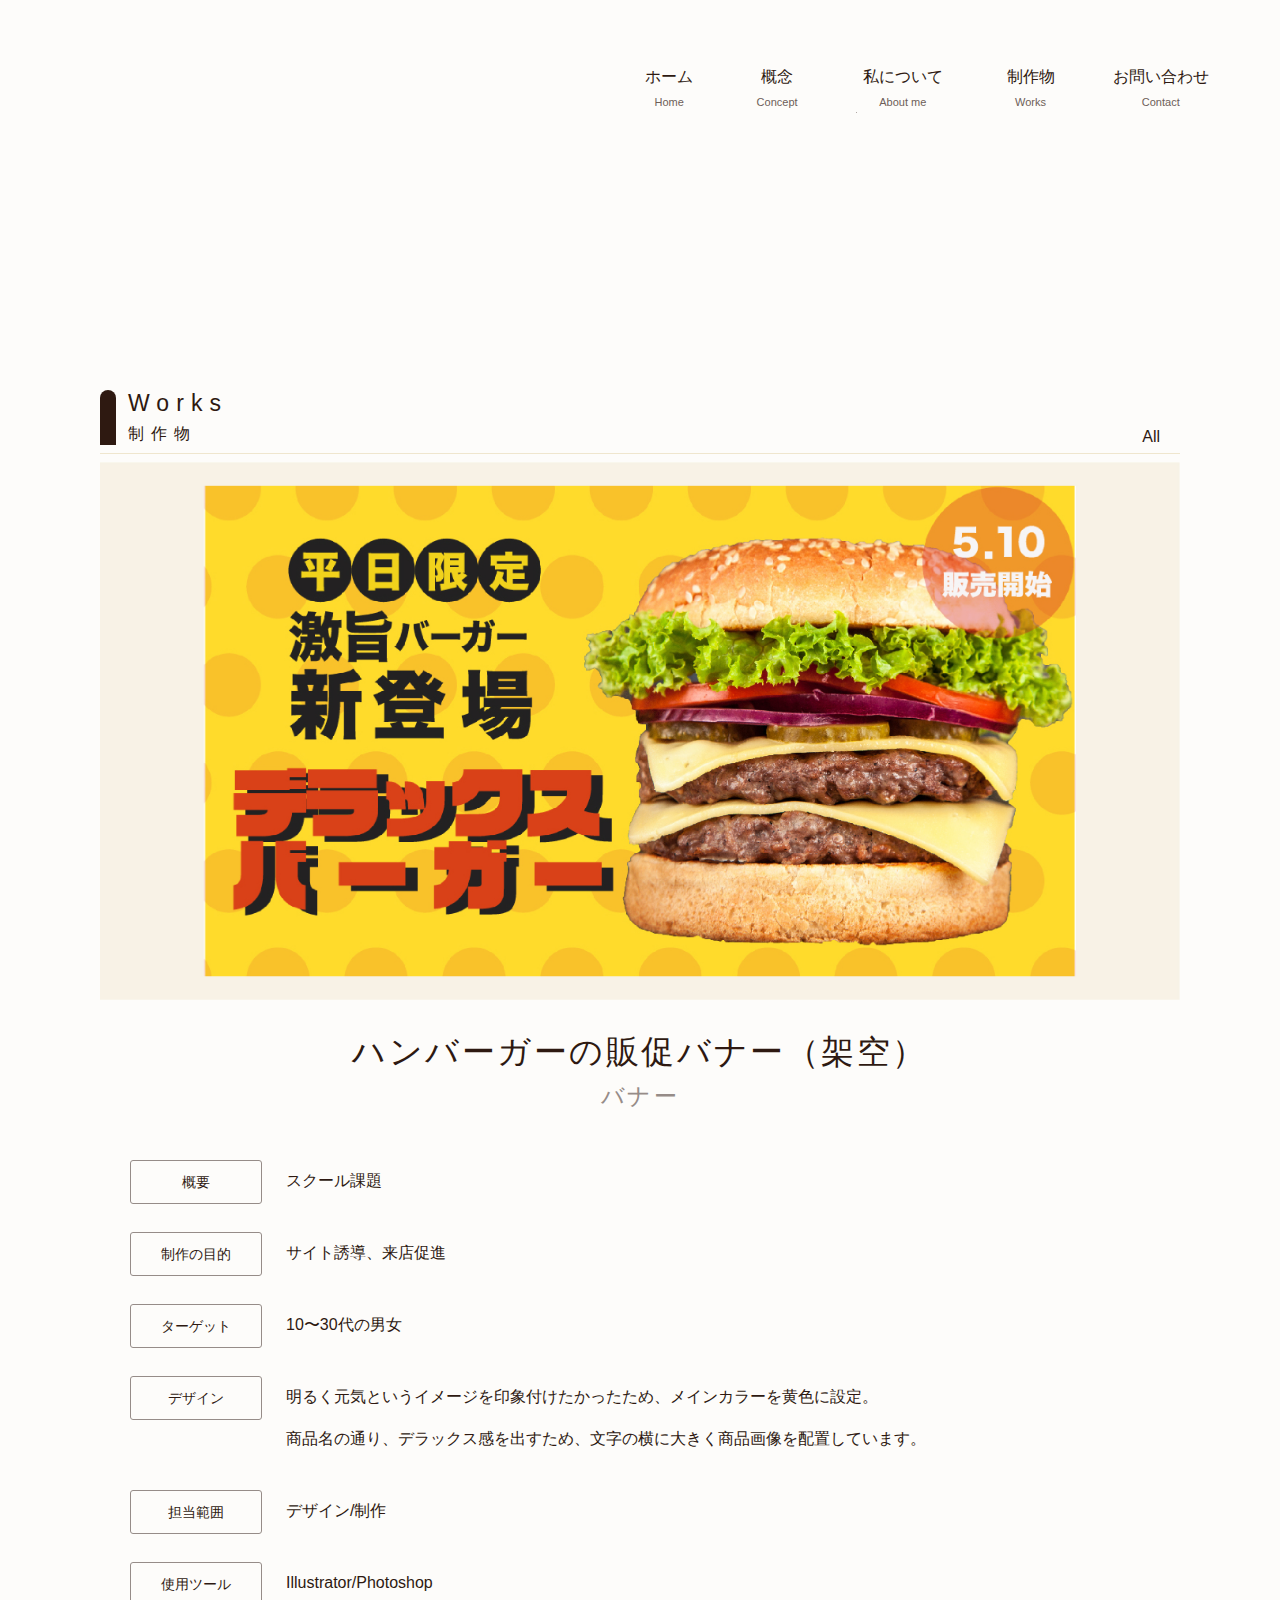
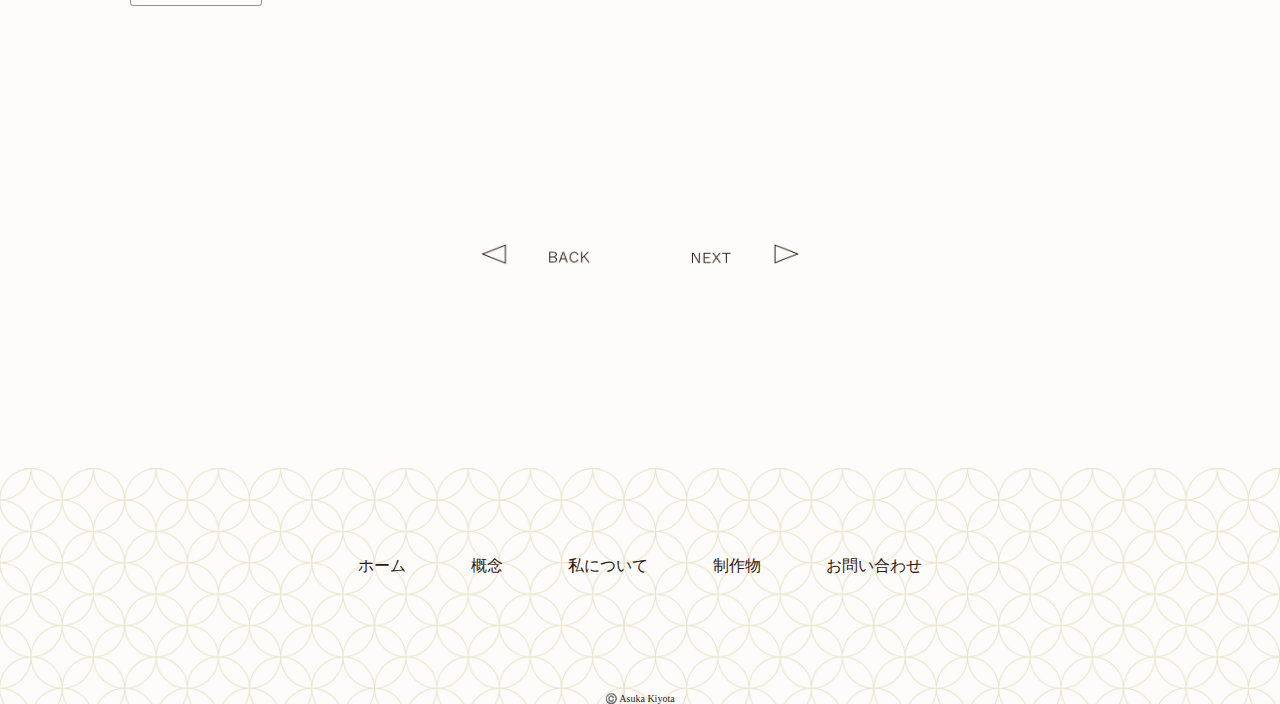
<file: portfolio/works/worksbanner3-1.html>
<!DOCTYPE html>
<html lang="ja">

<head>
    <meta charset="UTF-8">
    <meta name="viewport" content="width=device-width, initial-scale=1.0">
    <link rel="stylesheet" href="./css/reset.css">
    <link rel="stylesheet" href="./css/style.css">
    <script type="text/javascript" src="https://cdnjs.cloudflare.com/ajax/libs/jquery/3.6.3/jquery.min.js"></script>
    <script src="./js/jquery.inview.min.js"></script>
    <title>works</title>
</head>

<body>

    <body>
        <header id="header_p">
            <div class="header__inner_p">
                <h1 class="logo">
                </h1>
                <nav class="gnav">
                    <ul>
                        <li><a href="../index.html">ホーム
                                <span>Home</span>
                            </a></li>
                        <li><a href="../comcept.html">概念
                                <span>Concept</span>
                            </a></li>
                        <li><a href="../about.html">私について
                                <span>About me</span>
                            </a></li>
                        <li><a href="../works.html">制作物
                                <span>Works</span>
                            </a></li>
                        <li><a href="../contact.html">お問い合わせ
                                <span>Contact</span>
                            </a></li>
                    </ul>
                </nav>
            </div>
        </header>


        <header id="header__sp">
            <div class="hamberger">
                <span></span>
            </div>

            <nav class="sp__nav">
                <ul>
                    <li><a href="../index.html">Home</a></li>
                    <li><a href="../comcept.html">Concept</a></li>
                    <li><a href="../about.html">About me</a></li>
                    <li><a href="../works.html">Works</a></li>
                    <li><a href="../contact.html">Contacts</a></li>
                </ul>
            </nav>
        </header>


        <section id="workspage">
            <div class="workspage_wrap js-fade">
                <div class="works_title">Works<br>
                    <span>制作物</span>
                </div>
                <div class="workspage_menu">
                    <a href="../works.html">All</a>
                </div>

                <div class="workspage_menu_sp">
                    <a href="../works.html">All</a>
                </div>
                <hr color="#efe6ce" noshade size="0.1">
                <div class="workspage_img"><img src="image/2x/work3_1@2x-100.jpg" alt=""></div>
                <div class="workspage_title">
                    ハンバーガーの販促バナー（架空）
                    <p><span>バナー</span></p>
                </div>
                <dl class="workspage_summary">
                    <dt class="works_list">概要</dt>
                    <dd class="works_text">スクール課題</dd>
                    <dt class="works_list">制作の目的</dt>
                    <dd class="works_text">サイト誘導、来店促進</dd>
                    <dt class="works_list">ターゲット</dt>
                    <dd class="works_text">10〜30代の男女</dd>
                    <dt class="works_list">デザイン</dt>
                    <dd class="works_text_pc">明るく元気というイメージを印象付けたかったため、メインカラーを黄色に設定。
                        <br>商品名の通り、デラックス感を出すため、文字の横に大きく商品画像を配置しています。
                    </dd>
                    <dd class="works_text_sp">
                        明るく元気というイメージを印象付けたかったため、メインカラーを黄色に設定。商品名の通り、デラックス感を出すため、文字の横に大きく商品画像を配置しています。
                    </dd>
                    <dt class="works_list">担当範囲</dt>
                    <dd class="works_text">デザイン/制作</dd>
                    <dt class="works_list">使用ツール</dt>
                    <dd class="works_text">Illustrator/Photoshop</dd>
            </div>
            <div class=" backnext"><a href="worksbanner2.html"><img src="image/2x/back@2x.png" alt=""></a><a
                    href="worksbanner3-2.html"><img src="image/2x/next@2x.png" alt=""></a></div>
        </section>

        <section id="fotter">
            <div class="fotter_menu">
                <ul>
                    <li><a href="../index.html">ホーム</a></li>
                    <li><a href="../concept.html">概念</a></li>
                    <li><a href="../about.html">私について</a></li>
                    <li><a href="../works.html">制作物</a></li>
                    <li><a href="../contact.html">お問い合わせ</a></li>
                </ul>
                <p>©️ Asuka Kiyota</p>
            </div>
        </section>

        <script>

            $(function () {
                $(".js-fade").on("inview", function () {
                    $(this).addClass("inview");
                });
            });


            $('.hamberger').on('click', function () {
                $('.sp__nav').fadeToggle();
                $('.hamberger').toggleClass('open');
            });
        </script>
    </body>

</html>
</file>
<file: portfolio/css/style.css>
@charset "utf-8";

body{
    background-color: #FDFCFA;
}

.loader-bg {
    align-items: center; /* 上下左右中央 */
    background-color: #FDFCFA;
    display: flex; /* 上下左右中央 */
    height: 100vh; /* 縦いっぱい */
    justify-content: center; /* 上下左右中央 */
    left: 0;
    position: fixed;
    top: 0;
    width: 100vw; /* 横幅いっぱい */
    z-index: 9999;
    height: calc( var(--vh) * 100 );
}

.loader-bg img {
    animation: rotate_anime 4s linear infinite;
}
@keyframes rotate_anime {
    0%  {transform: rotate(0);}
    100%  {transform: rotate(360deg);}
}

#header{
    position: relative;
    width: 100%;
    height: 650px;
    overflow: hidden;
}

#header::before{
    height: 650px;
    content: '';
    display: block;
    background-image: url(../image/2x/main@2x-100.jpg);
    background-repeat: no-repeat;
    -webkit-animation: zoom 3s 1;
    animation: zoom 4s 1;
    animation-fill-mode: forwards;
    background-size: cover;
    background-position: center;
    width: 100%;
    position: relative;
}

@keyframes zoom {
0% {
    transform: scale(0.9);
}
100% {
    transform: scale(1.07);
}
}

#header_p{
    height: 300px;
    width: 100%;
}

.header__inner{
    max-width: 1730px;
    margin: 0 auto;
    display: flex;
    justify-content: space-between;
    align-items: center;
    padding: 0 70px 0 70px;
    position: absolute;
    top: 65px;
    z-index: 9998;
    width: 100%;
    box-sizing: border-box;
}

.header__inner_p{
    margin: 0 auto;
    display: flex;
    justify-content: space-between;
    align-items: center;
    padding: 0 70px 0 70px;
    position: absolute;
    top: 65px;
    z-index: 9998;
    width: 100%;
    box-sizing: border-box;
}

.header__inner nav{
    width: 100%;
    max-width: 570px;
}

.header__inner_p nav{
    width: 100%;
    max-width: 570px;
}

.header__inner nav ul{
    display: flex;
    justify-content: space-between;
    gap: 5%;
}

.header__inner_p nav ul{
    display: flex;
    justify-content: space-between;
    gap: 9%;
}

.header__inner nav li{
    font-family:"游ゴシック体", YuGothic, "游ゴシック Medium", "Yu Gothic Medium", "游ゴシック", "Yu Gothic", sans-serif;
    font-size: 16px;
    color: #2e1911;
    line-height: 1.5;
    text-align: center;
}

.header__inner_p nav li{
    font-family:"游ゴシック体", YuGothic, "游ゴシック Medium", "Yu Gothic Medium", "游ゴシック", "Yu Gothic", sans-serif;
    font-size: 16px;
    color: #2e1911;
    line-height: 1.5;
    text-align: center;
}

.header__inner span{
    font-size: 11px;
    color: #6d5e58;
}

.header__inner_p span{
    font-size: 11px;
    color: #6d5e58;
}

.logo1 img{
    width: 110px;
}

.gnav a {
    display: inline-block;
    position: relative;
    overflow: hidden;
    color: #2e1911;
    text-decoration: none;
}

.gnav a:after {
    position: absolute;
    bottom: 0;
    left: 0;
    width: 100%;
    height: 1px;
    background-color: #2e1911;
    transform: translate(-100%, 0);
    transition: transform cubic-bezier(0.215, 0.61, 0.355, 1) 0.5s;
    content: "";
}

.gnav a:hover:after {
    transform: translate(0, 0);
}

.logo img{
    width:  64px;
}

.concept_wrap{
    max-width: 1080px;
    margin: 0 auto;
    padding: 10px;
}

.concept_text1 {
    font-size: 23px;
    line-height: 1.521;
    letter-spacing: 0.4em;
    -webkit-writing-mode: vertical-rl;
    flex-direction: row-reverse;
    position: absolute;
    height: 388px;
    padding: 76px;
    background-color: #fff;
    top: 527px;
    right: 7%;
    font-weight: bold;
}

.concept_text1 span{
	opacity: 0;
	animation: onetxtanime 3s forwards;
}

.concept_text1 span:nth-child(1){animation-delay: 1s;}
.concept_text1 span:nth-child(2){animation-delay: 1.2s;}
.concept_text1 span:nth-child(3){animation-delay: 1.3s;}
.concept_text1 span:nth-child(4){animation-delay: 1.4s;}
.concept_text1 span:nth-child(5){animation-delay: 1.5s;}
.concept_text1 span:nth-child(6){animation-delay: 1.6s;}
.concept_text1 span:nth-child(7){animation-delay: 1.7s;}
.concept_text1 span:nth-child(8){animation-delay: 1.8s;}
.concept_text1 span:nth-child(9){animation-delay: 1.9s;}
.concept_text1 span:nth-child(10){animation-delay: 2.0s;}
.concept_text1 span:nth-child(11){animation-delay: 2.1s;}
.concept_text1 span:nth-child(12){animation-delay: 2.2s;}
.concept_text1 span:nth-child(13){animation-delay: 2.3s;}
.concept_text1 span:nth-child(14){animation-delay: 2.4s;}
.concept_text1 span:nth-child(15){animation-delay: 2.5s;}

.lead1{
    opacity: 0;
    animation: onetxtanime 4s forwards;
}

.lead2{
    opacity: 0;
    animation: onetxtanime 5s forwards;
}

.lead1:nth-child(1){animation-delay: 3s;}
.lead1:nth-child(3){animation-delay: 3.2s;}
.lead1:nth-child(5){animation-delay: 3.3s;}
.lead2:nth-child(8){animation-delay: 3.4s;}
.lead2:nth-child(10){animation-delay: 3.5s;}
.lead2:nth-child(12){animation-delay: 3.6s;}
.lead2:nth-child(14){animation-delay: 3.7s;}
.lead2:nth-child(16){animation-delay: 3.8s;}
.lead2:nth-child(18){animation-delay: 3.9s;}


@keyframes onetxtanime{
	from { opacity: 0 ;}
	to { opacity: 1 ;}
}

@media screen and (min-width:768px) {

    .concept_text1 span{
        opacity: 0;
        animation: onetxtanime 5s forwards;
    }

    .concept_text1 span:nth-child(1){animation-delay: 3.5s;}
    .concept_text1 span:nth-child(2){animation-delay: 3.6s;}
    .concept_text1 span:nth-child(3){animation-delay: 3.7s;}
    .concept_text1 span:nth-child(4){animation-delay: 3.8s;}
    .concept_text1 span:nth-child(5){animation-delay: 3.9s;}
    .concept_text1 span:nth-child(6){animation-delay: 4s;}
    .concept_text1 span:nth-child(7){animation-delay: 4.1s;}
    .concept_text1 span:nth-child(8){animation-delay: 4.2s;}
    .concept_text1 span:nth-child(9){animation-delay: 4.3s;}
    .concept_text1 span:nth-child(10){animation-delay: 4.4s;}
    .concept_text1 span:nth-child(11){animation-delay: 4.5s;}
    .concept_text1 span:nth-child(12){animation-delay: 4.6s;}
    .concept_text1 span:nth-child(13){animation-delay: 4.7s;}
    .concept_text1 span:nth-child(14){animation-delay: 4.8s;}
    .concept_text1 span:nth-child(15){animation-delay: 4.9s;}

    .lead1{
        opacity: 0;
        animation: onetxtanime 2s forwards;
    }
    
    .lead2{
        opacity: 0;
        animation: onetxtanime 3s forwards;
    }
    

    .lead1:nth-child(1){animation-delay: 5.2s;}
    .lead1:nth-child(3){animation-delay: 5.3s;}
    .lead1:nth-child(5){animation-delay: 5.4s;}
    .lead2:nth-child(8){animation-delay: 5.5s;}
    .lead2:nth-child(10){animation-delay: 5.7s;}
    .lead2:nth-child(12){animation-delay: 5.8s;}
    .lead2:nth-child(14){animation-delay: 5.9s;}
    .lead2:nth-child(16){animation-delay: 6s;}
    .lead2:nth-child(18){animation-delay: 6.1s;}

    @keyframes onetxtanime{
        from { opacity: 0 ;}
        to { opacity: 1 ;}
    }

}



.concept_text2 {
    font-size: 14px;
    line-height: 5.214;
    letter-spacing: 0.54em;
    -webkit-writing-mode: vertical-rl;
    -ms-writing-mode: tb-rl;
    margin-top: 60px;
}

@media screen and (max-width:1000px){
    .concept_text2 {
        line-height: 4.5;
        margin: 60px auto;
        padding-right: 150px;
}
}

@media screen and (max-width:900px){
    .concept_text2 {
        line-height: 3.5;
}
}

.concept_logo {
    padding-top: 280px;
    text-align: center;
    padding-bottom: 150px;
    width: 100%;
    background-image: url(../image/2x/tophaikei@2x.png);
    background-size: 90%;
    background-repeat: no-repeat;
    background-position: center;
}

.concept_logo img{
    width: 65px;
}

.concept_logo img {
    animation: rotate-anime 9s linear infinite;
}
@keyframes rotate-anime {
    0%  {transform: rotate(0);}
    100%  {transform: rotate(360deg);}
}

.concept_logo img:hover {
    animation-play-state: paused;
    width: 100px;
    transition: 1s;
}

#about{
    width: 100%;
    height: 766px;
    background-color: #EBE2CA;
    font-family: "游ゴシック体", YuGothic, "游ゴシック Medium", "Yu Gothic Medium", "游ゴシック", "Yu Gothic", sans-serif;
}

.about_haikei{
    width: 100%;
    height: 103px;
    background-image: url(../image/2x/about_img1@2x.png);
    background-size: cover;
    position: relative;
}

.about_wrap{
    max-width: 1080px;
    margin: 0 auto;
    padding: 90px 10px 10px 10px;
    display: flex;
    align-items: center;
}

.about_textarea{
    width: 1080px;
}

.about_title{
    font-size: 23px;
    line-height: 1.2;
    letter-spacing: 0.307em;    
    padding-left: 28px;
    color: #2e1911;
    position: relative;
}

.about_title::before{
    position: absolute;
    content: "";
    top: 0;
    width: 16px;
    left: 0;
    height: 100%;
    background-color: #2e1911;
    border-radius: 8px 8px 0 0;
}

.about_title span{
    font-size: 16px;
}

.about_text{
    margin-top: 60px;
    margin-bottom: 60px;
    font-size: 14px;
    line-height: 2.785;
    padding-left: 27px;
}


.btnarrow5{
    position: relative;
    border: 1px solid #2e1911;
    border-radius: 3px;
    padding: 12px 52px;
    display: inline-block;
    text-align: center;
    text-decoration: none;
    font-size: 12px;
    color: #2e1911;
    transition: all .3s linear;
}

.btnarrow5:hover{
	background:#2e1911;
	color:#EBE2CA;
    transition: all 0.6s ease;
    opacity: 1;
}

.btnarrow5::before{
    position: absolute;
    content: "";
    width: 111px;
    height: 1px;
    background-color: #2e1911;
    top: 51%;
    right: -95px;
    transition: all 0.3s linear;
}

.btnarrow5::after{
    position: absolute;
    content: "";
    width: 14px;
    height: 1px;
    background-color: #2e1911;
    transform: rotate(45deg);
    top: 14px;
    right: -95px;
    transition: all 0.3s linear;
}

.btnarrow5:hover::before{
    right: -110px;
}

.btnarrow5:hover::after{
    right: -110px;
}

.about_img{
    width: 452px;
    margin-top: 90px;
}

#works{
    width: 100%;
    height: 766px;
    background-image: url(../image/2x/works_haikei@2x.png);
    background-size: cover;
    position: relative;
    font-family: "游ゴシック体", YuGothic, "游ゴシック Medium", "Yu Gothic Medium", "游ゴシック", "Yu Gothic", sans-serif;
}

.works_wrap{
    max-width: 1080px;
    margin: 0 auto;
    padding: 90px 10px 10px 10px;
    align-items: center;
}

.works_title{
    font-size: 23px;
    line-height: 1.2;
    letter-spacing: 0.307em;    
    padding-left: 28px;
    color: #2e1911;
    position: relative;
    font-family: "游ゴシック体", YuGothic, "游ゴシック Medium", "Yu Gothic Medium", "游ゴシック", "Yu Gothic", sans-serif;

}

.works_title::before{
    position: absolute;
    content: "";
    top: 0;
    width: 16px;
    left: 0;
    height: 100%;
    background-color: #2e1911;
    border-radius: 8px 8px 0 0;
}

.works_title span{
    font-size: 16px;
}

.works_img{
    padding: 90px 0 90px 0;
    display: flex;
    justify-content: space-between;
    gap: 5%;    
}

.workimg {
    cursor: pointer;
    max-width: 310px;
    position: relative;
    width: 100%;
}
.workimg img {
    height: auto;
    width: 100%;
}
.hover_mask {
    align-items: center; 
    background: rgba(46, 25, 17, .50); 
    bottom: 0;
    color: #fff; 
    display: flex; 
    height: auto;
    justify-content: center; 
    left: 0;
    opacity: 0; 
    position: absolute;
    right: 0;
    top: 0;
    transition: opacity.6s ease;
    width: 100%;
    text-align: center;
    line-height: normal;
}
.hover_mask:hover {
    opacity: 1; 
}


.works_v{
    width: 188px;
    height: 39px;
    line-height: 39px;
    border: #6d5e58 solid 1px;
    font-size: 12px;
    letter-spacing: 0.15em;
    text-align: center;
    margin-left: 500px;
    transition: opacity.2s ease;
}

#skills{
    width: 100%;
    height: 766px;
    background-color: #EBE2CA;
    align-items: center;
    font-family: "游ゴシック体", YuGothic, "游ゴシック Medium", "Yu Gothic Medium", "游ゴシック", "Yu Gothic", sans-serif;
}

.skills_wrap{
    max-width: 1080px;
    margin: 0 auto;
    padding: 90px 10px 10px 10px;
}


.skills_title{
    font-size: 23px;
    line-height: 1.2;
    letter-spacing: 0.307em;    
    padding-left: 28px;
    color: #2e1911;
    position: relative;
}

.skills_title::before{
    position: absolute;
    content: "";
    top: 0;
    width: 16px;
    left: 0;
    height: 100%;
    background-color: #2e1911;
    border-radius: 8px 8px 0 0;
}

.skills_title span{
    font-size: 16px;
}

.skills{
    display: flex;
    justify-content: space-between;
    margin-top: 100px;
    padding: 0 16px;
    gap: 5%;
}

.skill_web{
    text-align: center;
}
.skill_web img{
    width: 115px;
    height: 115px;
    margin-bottom: 30px;
}

.skill_pc{
    text-align: center;
}
.skill_pc img{
    width: 160px;
    height: 115px;
    margin-bottom: 30px;
}

.skill_ear{
    text-align: center;
}
.skill_ear img{
    width: 115px;
    height: 115px;
    padding-right: 54px;
    margin-bottom: 30px;
}

.skill_title2{
    font-size: 18px;
    font-family: "游ゴシック体", YuGothic, "游ゴシック Medium", "Yu Gothic Medium", "游ゴシック", "Yu Gothic", sans-serif;
    margin-bottom: 10px;
}

.skill_text{
    font-size: 14px;
    line-height: 1.857;
    text-align: start;
    font-family: "游ゴシック体", YuGothic, "游ゴシック Medium", "Yu Gothic Medium", "游ゴシック", "Yu Gothic", sans-serif;
    margin-bottom: 15px;
}

#contact{
    width: 100%;
    height: 766px;
    font-family: "游ゴシック体", YuGothic, "游ゴシック Medium", "Yu Gothic Medium", "游ゴシック", "Yu Gothic", sans-serif;
}

.contact_wrap{
    max-width: 1080px;
    margin: 0 auto;
    padding: 90px 10px 10px 10px;
}

.contact_content{
    margin-top: 118px;
    text-align: center;
    margin-bottom: 150px;
}

.contact_title{
    font-size: 23px;
    line-height: 1.2;
    letter-spacing: 0.307em;    
    padding-left: 28px;
    color: #2e1911;
    position: relative;
}

.contact_title::before{
    position: absolute;
    content: "";
    top: 0;
    width: 16px;
    left: 0;
    height: 100%;
    background-color: #2e1911;
    border-radius: 8px 8px 0 0;
}

.contact_title span{
    font-size: 16px;
}

#contact img{
    width: 103px;
    margin-bottom: 40px;
}

.contact_text{
    font-size: 14px;
    margin-bottom: 20px;
    font-family: "游ゴシック体", YuGothic, "游ゴシック Medium", "Yu Gothic Medium", "游ゴシック", "Yu Gothic", sans-serif;
}

.button{
    position: relative;
    border: 1px solid #f7f2e6;
    border-radius: 3px;
    padding: 17px 52px;
    display: inline-block;
    text-align: center;
    text-decoration: none;
    font-size: 15px;
    background-color: #f7f2e6;
    color: #2e1911;
}

.button:hover{
	background:#2e1911;
	color:#f7f2e6;
    transition: all .6s ease;
    opacity: 1;
}

.totop{
    position: fixed;
    bottom: 350px;
    right: 10px;
    width: 66px;
}


#fotter{
    width: 100%;
    height: 268px;
    background-image: url(../image/2x/fotter_haikei@2x.png);
    background-size: cover;
    position: relative;
}


.fotter_menu{
    margin: 0 auto;
    max-width: 564px;
    padding-top: 90px;
}

.fotter_menu ul{
    display: flex;
    justify-content: space-between;
    gap: 5%;
}

.fotter_menu li{
    font-size: 16px;
    font-family: "游ゴシック体", YuGothic, "游ゴシック Medium", "Yu Gothic Medium", "游ゴシック", "Yu Gothic", sans-serif;   
}

.fotter_menu p{
    font-size: 10px;
    margin-top: 120px;
    text-align:center;
}


.concept_inner{
    max-width: 1080px;
    margin: 0 auto;
    padding: 10px;
}

.concept_title{
    font-size: 23px;
    line-height: 1.2;
    letter-spacing: 0.307em;    
    padding-left: 28px;
    color: #2e1911;
    position: relative;
    font-family: "游ゴシック体", YuGothic, "游ゴシック Medium", "Yu Gothic Medium", "游ゴシック", "Yu Gothic", sans-serif;
}

.concept_title::before{
    position: absolute;
    content: "";
    top: 0;
    width: 16px;
    left: 0;
    height: 100%;
    background-color: #2e1911;
    border-radius: 8px 8px 0 0;
}

.concept_title span{
    font-size: 16px;
    font-family: "游ゴシック体", YuGothic, "游ゴシック Medium", "Yu Gothic Medium", "游ゴシック", "Yu Gothic", sans-serif;
}

.concept_wrap1{
    max-width: 1080px;
    margin: 0 auto;
    display: flex;
    align-items: center;
    margin-top: 90px;
    margin-bottom: 90px;
    padding-left: 252px;
    margin-bottom: 200px;
    gap: 5%;
}

.concept_main{
    width: 45%;
}

.concept_main img{
    width: 336px;
}

.concept_main img {
    animation: rotate-anime 20s linear infinite;
}
@keyframes rotate-anime {
    0%  {transform: rotate(0);}
    100%  {transform: rotate(360deg);}
}

.concept_text h2{
    font-size: 24px;
    line-height: 1.730;
    letter-spacing: 0.045em;
    font-family:"游明朝体", "Yu Mincho", YuMincho, "Hiragino Kaku Gothic ProN", "Hiragino Kaku Gothic Pro", "メイリオ", Meiryo, "ＭＳ ゴシック", sans-serif;
    ;
}

.concept_text p{
    font-size: 14px;
    line-height: 1.928;
    letter-spacing: 0.01em;    
    font-family: "游ゴシック体", YuGothic, "游ゴシック Medium", "Yu Gothic Medium", "游ゴシック", "Yu Gothic", sans-serif;
}

.concept_wrap2{
    height: 666px;
    width: 100%;
    margin: 0 auto;
    display: flex;
    align-items: center;
    background-color: #EBE2CA;
    margin-bottom: 200px;
}

.concept_main2{
    width: 40%;
    margin-left: auto;
}

.concept_main2 img{
    object-fit: cover;
    height: 666px;
}

.concept_text3 h3{
    width: 397px;
    font-size: 24px;
    font-family:"游明朝体", "Yu Mincho", YuMincho, "Hiragino Kaku Gothic ProN", "Hiragino Kaku Gothic Pro", "メイリオ", Meiryo, "ＭＳ ゴシック", sans-serif;
    ;
}

.concept_text3 {
    width: 60%;   
    text-align: center;
}

.concept_text3 >div{
    display: inline-block;
    text-align: left;
}

.concept_text3 p{
    width: 397px;
    font-size: 14px;
    line-height: 1.928;
    letter-spacing: 0.01em;    
    font-family: "游ゴシック体", YuGothic, "游ゴシック Medium", "Yu Gothic Medium", "游ゴシック", "Yu Gothic", sans-serif;
}

.profile_img img{
    width: 319px;
}


.profile_wrap{
    padding-top: 90px;
    max-width: 1080px;
    display: flex;
    margin: 0 auto;
    align-items: center;
    justify-content: space-between;
    gap: 5%;
}

.profile_text{
    width: 680px;
}

.profile_text h2{
    font-size: 30px;
    font-family:"游明朝体", "Yu Mincho", YuMincho, "Hiragino Kaku Gothic ProN", "Hiragino Kaku Gothic Pro", "メイリオ", Meiryo, "ＭＳ ゴシック", sans-serif;
    display:flex;
    letter-spacing: 0.03em;
    padding-bottom: 1%;
}

.profile_text h3{
    font-size: 20px;
    font-family:"游明朝体", "Yu Mincho", YuMincho, "Hiragino Kaku Gothic ProN", "Hiragino Kaku Gothic Pro", "メイリオ", Meiryo, "ＭＳ ゴシック", sans-serif;
}

.profile_text p{
    font-size: 14px;
    line-height: 2.5;    
    font-family: "游ゴシック体", YuGothic, "游ゴシック Medium", "Yu Gothic Medium", "游ゴシック", "Yu Gothic", sans-serif;
}

#career{
    margin-top: 90px;
}

.career_inner{
    max-width: 1080px;
    margin: 0 auto;
    padding:10px;
}

.career_title{
    font-size: 23px;
    line-height: 1.2;
    letter-spacing: 0.307em;    
    padding-left: 28px;
    color: #2e1911;
    position: relative;
    font-family: "游ゴシック体", YuGothic, "游ゴシック Medium", "Yu Gothic Medium", "游ゴシック", "Yu Gothic", sans-serif;
}

.career_title::before{
    position: absolute;
    content: "";
    top: 0;
    width: 16px;
    left: 0;
    height: 100%;
    background-color: #2e1911;
    border-radius: 8px 8px 0 0;
}

.career_title span{
    font-size: 16px;
    font-family: "游ゴシック体", YuGothic, "游ゴシック Medium", "Yu Gothic Medium", "游ゴシック", "Yu Gothic", sans-serif;
}

.career_img{
    max-width: 1080px;
    margin: 0 auto;
    padding-top: 90px;
}


#vision{
    margin-top: 90px;
}

.vision_inner{
    max-width: 1080px;
    margin: 0 auto;
    padding: 10px;
}

.vision_title{
    font-size: 23px;
    line-height: 1.2;
    letter-spacing: 0.307em;    
    padding-left: 28px;
    color: #2e1911;
    position: relative;
    font-family: "游ゴシック体", YuGothic, "游ゴシック Medium", "Yu Gothic Medium", "游ゴシック", "Yu Gothic", sans-serif;
}

.vision_title::before{
    position: absolute;
    content: "";
    top: 0;
    width: 16px;
    left: 0;
    height: 100%;
    background-color: #2e1911;
    border-radius: 8px 8px 0 0;
}

.vision_title span{
    font-size: 16px;
    font-family: "游ゴシック体", YuGothic, "游ゴシック Medium", "Yu Gothic Medium", "游ゴシック", "Yu Gothic", sans-serif;
}

.vision_wrap{
    max-width: 1080px;
    margin: 0 auto;
    padding-top: 90px;
    display: flex;
}

.vision_text{
    width: 688px;
    font-size: 14px;
    line-height: 2.5;
    padding-left: 27px;
    font-family: "游ゴシック体", YuGothic, "游ゴシック Medium", "Yu Gothic Medium", "游ゴシック", "Yu Gothic", sans-serif;
}

.vision_img{
    width: 645px;
}

#workspage{
    width: 100%;
    padding: 10px;
    font-family: "游ゴシック体", YuGothic, "游ゴシック Medium", "Yu Gothic Medium", "游ゴシック", "Yu Gothic", sans-serif;
}

.workspage_list{
    display: flex;
    text-align: right;
    position: absolute;
    right: 0;
    top: 129px;
    gap: 20px;
}

.workspage_wrap{
    max-width: 1080px;
    margin: 0 auto;
    padding-top: 90px;
    align-items: center;
    margin-bottom: 200px;
    position: relative;
}

.workspage_img{
    display: flex;
    flex-wrap:wrap;
    gap: 5%;
    padding-top: 90px;
}

.works_content_banner,
.works_content_web{
    width:calc(100%/3);
    flex-basis: 30%;
    margin-bottom: 30px;
    position: relative;
    }

.works_content_banner a,
.works_content_web a{
    display: block;
    height: auto;
    position: relative;
    }
    
    .works_content_banner p,
    .works_content_web p{
    font-size: 18px;
    line-height: 1.333;
    margin-top: 5px;
    font-family: "游ゴシック体", YuGothic, "游ゴシック Medium", "Yu Gothic Medium", "游ゴシック", "Yu Gothic", sans-serif;
}

.works_content_banner span,
.works_content_web span{
    font-size: 13px;
    line-height: 1.333;
    color: #968c88;
    font-family: "游ゴシック体", YuGothic, "游ゴシック Medium", "Yu Gothic Medium", "游ゴシック", "Yu Gothic", sans-serif;   
}

.hover__mask2 p
{
font-size: 20px;
line-height: 1.333;
margin-top: 0;
height: auto;
font-family:"游明朝体", "Yu Mincho", YuMincho, "Hiragino Kaku Gothic ProN", "Hiragino Kaku Gothic Pro", "メイリオ", Meiryo, "ＭＳ ゴシック", sans-serif;
;
}


.hover_mask2 {
    align-items: center; 
    background: rgba(46, 25, 17, .50); 
    bottom: 0;
    color: #fff; 
    display: flex; 
    height: 329px;
    justify-content: center; 
    left: 0;
    opacity: 0; 
    position: absolute;
    right: 0;
    top: 0;
    transition: opacity.6s ease;
    width: 100%;
    text-align: center;
    line-height: normal;
}
.hover_mask2:hover {
    opacity: 1; 
}

#contactpage{
    width: 100%;
    height: 1085px;
    font-family: "游ゴシック体", YuGothic, "游ゴシック Medium", "Yu Gothic Medium", "游ゴシック", "Yu Gothic", sans-serif;
}

.contact_text{
    text-align: center;
    line-height: 2.222;
    letter-spacing: 0.1em;
    font-size: 16px;
    margin-top: 40px;
    padding: 10px;
}

.Form {
    margin: 50px 0 200px 0;
    text-align: center;
    font-family: "游ゴシック体", YuGothic, "游ゴシック Medium", "Yu Gothic Medium", "游ゴシック", "Yu Gothic", sans-serif;   
}

.Form-Item {
    padding-bottom: 24px;
    width: 100%;
}

.Form-Item:nth-child(5) {
    border-bottom: 1px solid #ddd;
}
.Form-Item-Label {
    width: 100%;
    letter-spacing: 0.1em;
    font-size: 14px;
    text-align: center;
    font-family: "游ゴシック体", YuGothic, "游ゴシック Medium", "Yu Gothic Medium", "游ゴシック", "Yu Gothic", sans-serif;   
    padding-bottom: 9px;
}

.Form-Item-Label.isMsg {
    margin-top: 8px;
    margin-bottom: auto;
}

.Form-Item-Input {
    border: 0px;
    border-radius: 3px;
    height: 40px;
    text-align: left;
    width: 617px;
    background: #e5dcc4;
    font-size: 14px;
}

.Form-Item-Textarea {
    border: 0px;
    border-radius: 3px;
    height: 216px;
    text-align: left;
    width: 617px;
    background: #e5dcc4;
    font-size: 14px;
}

input[type="checkbox"] {
    margin-top: 20px;
    position: relative;
    width: 16px;
    height: 16px;
    border: 1px solid #000;
    vertical-align: -5px;
    -webkit-appearance: none;
    -moz-appearance: none;
            appearance: none;
}
input[type="checkbox"]:checked:before {
    position: absolute;
    top: 1px;
    left: 4px;
    transform: rotate(50deg);
    width: 4px;
    height: 8px;
    border-right: 2px solid #000;
    border-bottom: 2px solid #000;
    content: '';
}

button{
    width: 250px;
    height: 49px;
    background-color: #f7f2e6;
    margin: 0 auto;
    font-size: 15px;
    line-height: 49px;
    font-family: "游ゴシック体", YuGothic, "游ゴシック Medium", "Yu Gothic Medium", "游ゴシック", "Yu Gothic", sans-serif;
    border-radius: 3px 3px 3px 3px;
    margin-top: 20px;
    transition: all 0.5s ease;
    border-radius: 3px;
}

button:hover{
	background:#2e1911;
	color:#fff;
}

.sp__nav, 
.hamberger{
    display: none;
}

#about_sp,
#aboutp_sp{
    display: none;
}

.title_sp,
.works_img span,
.workspage_list_sp
{
    display: none;
}

#concept_sp,
.career_sp{
    display: none;
}

.js-fade {
    opacity: 0;
    visibility: hidden;
    transform: translateY(50px);
    transition: opacity 1s,visibility 1s, transform 2s;
}

.inview {
    opacity: 1;
    visibility: visible;
    transform: translateY(0px);
}

.logo1_sp{
    display: none;
}

#Container .mix{
    display: none;
}

@media screen and (max-width:768px) {

#header{
    display: none;
}

.hamberger{
    display: block;
    cursor: pointer;
    height: 30px;
    width: 33px;
    z-index: 9998;
    right: 0;
}
.hamberger span{
    width: 33px;
    height: 3px;
    background-color: #2e1911;
    position: absolute;
    content: "";
    top: 30px;
    right: 30px;
    z-index: 9998;
    transition: 0.5s;
}

.hamberger span::before,
.hamberger span::after{
    position: absolute;
    content:"";
    width: 33px;
    height: 3px;
    background-color: #2e1911;
    transition: 0.5s;
}

.hamberger span::before{
    top: -10px;
}
.hamberger span::after{
    top: 10px;
}


.hamberger.open span{
    background-color: transparent;
}
.hamberger.open span::before,
.hamberger.open span::after{
    top: 0;
}

.hamberger.open span::before{
    transform: rotate(45deg);
}
.hamberger.open span::after{
    transform: rotate(-45deg);
}

#header_sp{
height: 667px;
background-image: url(../image/2x/main_sp@2x-100.jpg);
background-size: cover;
background-position: center;
width: 100%;
position: relative;
}

#header__sp{
    width: 100%;
    position: relative; 
    }

.sp__nav{
position: absolute;
width: 100%;
height: 100vh;
background-color: rgba(229,220,196,0.80);
top: 0;
z-index: 9997;
}

.sp__nav ul{
height: 100%;
display: flex;
flex-direction: column;
justify-content: center;
}

.sp__nav li{
padding: 16px;
font-size: 16px;
color: #2e1911;
text-align: center;
z-index: 9999;
}

.logo1_sp {
display: block;
}

.logo1_sp img{
width: 82px;
margin: 20px;
}

#concept{
    background-image: url(../image/2x/tophaikei_sp@2x.png);
    background-size: 80%;
    background-position: center;
    background-repeat: no-repeat;
    background-position: top;
    margin: 33px;
}

.concept_logo img{
    width: 90px;
}

.concept_text1 {
font-size: 17px;
line-height: 1.45;
letter-spacing: 0.30em;
-webkit-writing-mode: vertical-rl;
flex-direction: row-reverse;
position: absolute;
align-items: center;
right: 0;
height: 454px;
width: 30px;
padding: 30px;
background-color: rgba(255, 255, 255, 0.45);
top: 125px;
left: 7%;
}

.concept_text1  br{
display: none;
}

.concept_text2 {
font-size: 11px;
line-height: 3.1666;
margin-top: 60px;
padding-right: 0;
-webkit-writing-mode: horizontal-tb;
-ms-writing-mode: horizontal-tb;
}

.concept_logo {
    padding-top: 150px;
    text-align: center;
    padding-bottom: 150px;
    background-image: none;
}


#about{
    display: none;
}


#about_sp{
    display: block;
    width: 100%;
    height: 850px;
    background-color: #EBE2CA;
    font-family: "游ゴシック体", YuGothic, "游ゴシック Medium", "Yu Gothic Medium", "游ゴシック", "Yu Gothic", sans-serif;
}

.about_haikei_sp{
    width: 100%;
    height: 103px;
    background-image: url(../image/2x/about_img1@2x.png);
    background-size: cover;
    position: relative;
}

.about_wrap_sp{
    margin: 0 auto;
    padding: 90px 10px 10px 10px;
    align-items: center;
}

.about_img2{
    width: 70%;
    margin: 60px auto;
    text-align: center;
}

.about_text_sp{
    margin: 40px auto;
    margin-bottom: 60px;
    font-size: 12px;
    line-height: 2.083;
}

.btnarrow5{
    position: relative;
    border: 1px solid #2e1911;
    border-radius: 3px;
    padding: 12px 52px;
    display: inline-block;
    text-align: center;
    text-decoration: none;
    font-size: 12px;
    color: #2e1911;
    transition: all .3s linear;
    margin-left: 40px;
}

.btnarrow5::before{
    position: absolute;
    content: "";
    width: 85px;
    height: 1px;
    background-color: #2e1911;
    top: 51%;
    right: -65px;
    transition: all 0.3s linear;
}

.btnarrow5::after{
    position: absolute;
    content: "";
    width: 14px;
    height: 1px;
    background-color: #2e1911;
    transform: rotate(45deg);
    top: 14px;
    right: -65px;
    transition: all 0.3s linear;
}

.btnarrow5:hover::before{
    display: none;
}

.btnarrow5:hover::after{
    display: none;
}
#works{
    width: 100%;
    height: 1500px;
    background-image: url(../image/2x/works_haikei@2x.png);
    background-size: 300%;
    position: relative;
    font-family: "游ゴシック体", YuGothic, "游ゴシック Medium", "Yu Gothic Medium", "游ゴシック", "Yu Gothic", sans-serif;
}

.works_img{
    max-width: 300px;
    display: flex;
    flex-direction: column;
    padding: 90px 0 90px 0;
    justify-content: space-around;
    row-gap: 5%;
    margin: 0 auto;
}

.title_sp {
    display: block;
    font-size: 18px;
    line-height: 1.333;
    margin-top: 5px;
    font-family: "游ゴシック体", YuGothic, "游ゴシック Medium", "Yu Gothic Medium", "游ゴシック", "Yu Gothic", sans-serif;
    padding-top: 5px;
}

.works_img span{
    display: block;
    font-size: 13px;
    line-height: 1.333;
    color: #968c88;
    font-family: "游ゴシック体", YuGothic, "游ゴシック Medium", "Yu Gothic Medium", "游ゴシック", "Yu Gothic", sans-serif;   
    padding: 5px 0 20px 0; 
}

#skills{
    width: 100%;
    height: 1300px;
    background-color: #EBE2CA;
    align-items: center;
    font-family: "游ゴシック体", YuGothic, "游ゴシック Medium", "Yu Gothic Medium", "游ゴシック", "Yu Gothic", sans-serif;
}

.skills_wrap{
    margin: 0 auto;
    padding: 90px 10px 10px 10px;
}

.skills{
    display: block;
    justify-content: space-between;
    margin-top: 100px;
    padding: 0 16px;
    gap: 5%;
}

.skill_web img{
    width: 115px;
    height: 115px;
    margin-bottom: 30px;
}

.skill_pc img{
    width: 160px;
    height: 115px;
    margin-bottom: 30px;
}

.skill_ear img{
    width: 115px;
    height: 115px;
    padding-right: 54px;
    margin-bottom: 30px;
}

.skill_title2{
    font-size: 18px;
    font-family: "游ゴシック体", YuGothic, "游ゴシック Medium", "Yu Gothic Medium", "游ゴシック", "Yu Gothic", sans-serif;
    margin-bottom: 10px;
}

.skill_text{
    font-size: 14px;
    line-height: 1.857;
    text-align: start;
    font-family: "游ゴシック体", YuGothic, "游ゴシック Medium", "Yu Gothic Medium", "游ゴシック", "Yu Gothic", sans-serif;
    margin-bottom: 15px;
}


#contact{
    width: 100%;
    font-family: "游ゴシック体", YuGothic, "游ゴシック Medium", "Yu Gothic Medium", "游ゴシック", "Yu Gothic", sans-serif;
}

.contact_wrap{
    margin: 0 auto;
    padding: 90px 10px 10px 10px;
}

.contact_content{
    margin-top: 118px;
    text-align: center;
    margin-bottom: 150px;
}

.contact_title span{
    font-size: 16px;
}

#contact img{
    width: 103px;
    margin-bottom: 40px;
}

.contact_text{
    font-size: 14px;
    margin-bottom: 20px;
    font-family: "游ゴシック体", YuGothic, "游ゴシック Medium", "Yu Gothic Medium", "游ゴシック", "Yu Gothic", sans-serif;
}

.contact_box{
    width: 250px;
    height: 49px;
    background-color: #f7f2e6;
    margin: 0 auto;
    font-size: 15px;
    line-height: 49px;
    font-family: "游ゴシック体", YuGothic, "游ゴシック Medium", "Yu Gothic Medium", "游ゴシック", "Yu Gothic", sans-serif;
    border-radius: 3px 3px 3px 3px;
    margin-top: 20px;
}

#fotter{
    display: block;
    width: 100%;
    background-image: url(../image/2x/footer_sp@2x.png);
    background-size: cover;
    height: auto;
    position: relative;
    text-align: center;
}


.fotter_menu{
    margin: 0 auto;
    padding-top: 90px;
}

.fotter_menu ul{
    display: block;
    justify-content: space-between;
    gap: 5%;
}

.fotter_menu li{
    font-size: 16px;
    padding: 22px;
    font-family: "游ゴシック体", YuGothic, "游ゴシック Medium", "Yu Gothic Medium", "游ゴシック", "Yu Gothic", sans-serif;   
}

.fotter_menu p{
    font-size: 10px;
    margin-top: 120px;
    text-align:center;
}

#header_p{
    display: none;
}

#concept_p{
    margin-top: 242px;
}

.concept_inner{
    display: block;
    margin: 0 auto;
    padding: 10px;
}

.concept_wrap1{
    display: block;
    margin: 0 auto;
    align-items: center;
    text-align: center;
    margin-top: 90px;
    margin-bottom: 90px;
    margin-bottom: 200px;
    gap: 5%;
    padding-left: 0;
}

.concept_main{
    width: 45%;
    margin: 0 auto;
    padding: 30px;
}

.concept_main img{
    width: 100%;
}

.concept_text h2{
    font-size: 24px;
    line-height: 1.730;
    letter-spacing: 0.045em;
    padding-top: 50px;
    font-family:"游明朝体", "Yu Mincho", YuMincho, "Hiragino Kaku Gothic ProN", "Hiragino Kaku Gothic Pro", "メイリオ", Meiryo, "ＭＳ ゴシック", sans-serif;
    ;
}

.concept_text p{
    font-size: 12px;
    line-height: 1.928;
    letter-spacing: 0.01em;    
    font-family: "游ゴシック体", YuGothic, "游ゴシック Medium", "Yu Gothic Medium", "游ゴシック", "Yu Gothic", sans-serif;
}

.concept_wrap2{
    display: none;
}

#concept_sp{
    display: block;
    width: 100%;
    height: 785px;
    background-color: #EBE2CA;
    font-family: "游ゴシック体", YuGothic, "游ゴシック Medium", "Yu Gothic Medium", "游ゴシック", "Yu Gothic", sans-serif;
}

.concept_haikei_sp{
    display: block;
    width: 100%;
    height: 103px;
    background-image: url(../image/2x/concept_haikei@2x.png);
    background-size: cover;
    position: relative;
}

.concept_wrap_sp{
    margin: 0 auto;
    padding-top: 50px;
    align-items: center;
}

.concept_textarea{
    width: 100%;
}

.concept_text_sp{
    margin-top: 60px;
    margin-bottom: 60px;
    font-size: 12px;    
    line-height: 2;
    text-align: center;
}

.concept_text_sp p{
    line-height: 2;
    letter-spacing: 0.1em;
}

#aboutp_sp{
    display: block;
    width: 100%;
    height: 1000px;
    margin-top: 242px;
    background-color: #EBE2CA;
    font-family: "游ゴシック体", YuGothic, "游ゴシック Medium", "Yu Gothic Medium", "游ゴシック", "Yu Gothic", sans-serif;
}

.profile_img {
    text-align: center;
}

.profile_wrap{
    display: block;
    padding: 20px 10px 10px 10px;
    margin: 0 auto;
    align-items: center;
    justify-content: space-between;
    gap: 5%;
}

.profile_text{
    width: 100%;
}

.profile_text_sp{
    width: 100%;
    text-align: center;
}

.profile_text h2{
    display: inline-block;
    position: relative;
    font-size: 30px;
    font-family:"游明朝体", "Yu Mincho", YuMincho, "Hiragino Kaku Gothic ProN", "Hiragino Kaku Gothic Pro", "メイリオ", Meiryo, "ＭＳ ゴシック", sans-serif;
    letter-spacing: 0.03em;
    padding-top: 20px;
    padding-bottom: 1%;
}

.profile_text h3{
    font-size: 20px;
    font-family:"游明朝体", "Yu Mincho", YuMincho, "Hiragino Kaku Gothic ProN", "Hiragino Kaku Gothic Pro", "メイリオ", Meiryo, "ＭＳ ゴシック", sans-serif;
}

.profile_text p{
    font-size: 14px;
    line-height: 2.5;    
    font-family: "游ゴシック体", YuGothic, "游ゴシック Medium", "Yu Gothic Medium", "游ゴシック", "Yu Gothic", sans-serif;
}

#career{
    margin-top: 90px;
}

.career_inner{
    max-width: 767px;
    margin: 0 auto;
}

.career_img{
    display: none;
}

.career_sp{
    display: block;
    padding: 30px 10px 10px 10px;
}

.career_d{
    font-size: 16px;
    line-height: 1.6875;
    letter-spacing: 0.43em;    
    font-family: "游ゴシック体", YuGothic, "游ゴシック Medium", "Yu Gothic Medium", "游ゴシック", "Yu Gothic", sans-serif;
}

.career_d span{
    font-size: 12px;
    font-family: "游ゴシック体", YuGothic, "游ゴシック Medium", "Yu Gothic Medium", "游ゴシック", "Yu Gothic", sans-serif;
}

.career_text{
    font-size: 12px;
    line-height: 2;
    font-family: "游ゴシック体", YuGothic, "游ゴシック Medium", "Yu Gothic Medium", "游ゴシック", "Yu Gothic", sans-serif;
}

#vision{
    margin-top: 90px;
}

.vision_inner{
    max-width: 767px;
    margin: 0 auto;
}

.vision_wrap{
    margin: 0 auto;
    padding: 30px 10px 10px 10px;
    flex-direction: column;
}

.vision_text{
    width: 100%;
    font-size: 12px;
    line-height: 2.5;
    padding: 10px;
    font-family: "游ゴシック体", YuGothic, "游ゴシック Medium", "Yu Gothic Medium", "游ゴシック", "Yu Gothic", sans-serif;
}

.vision_img{
    width: 80%;
    margin: 0 auto ;
    margin-bottom: 40px;
}

.workspage_list{
    display: none;
}

.workspage_list_sp{
    margin-top: 30px;
    display: flex;
    justify-content: space-around;
}

.workspage_list_sp a{
    font-size: 13px;
    letter-spacing: 0.1em;
}


.workspage_wrap{
    max-width: 1080px;
    margin: 0 auto;
    padding: 90px 10px 10px 10px;
    align-items: center;
    margin-bottom: 200px;
    position: relative;
}

.workspage_img{
    display: block;
    padding-top: 40px;
}

.works_content_banner,
.works_content_web{
    width:100%;
    margin: 40px auto;
    margin-bottom: 30px;
    }

.works_content_banner p,
.works_content_web p{
    font-size: 14px;
    line-height: 1.333;
    margin-top: 5px;
    font-family: "游ゴシック体", YuGothic, "游ゴシック Medium", "Yu Gothic Medium", "游ゴシック", "Yu Gothic", sans-serif;
}

.works_content_banner span,
.works_content_web span{
    font-size: 11px;
    line-height: 1.333;
    color: #968c88;
    font-family: "游ゴシック体", YuGothic, "游ゴシック Medium", "Yu Gothic Medium", "游ゴシック", "Yu Gothic", sans-serif;   
}

.hover__mask2 p
{
font-size: 20px;
line-height: 1.333;
margin-top: 0;
height: auto;
font-family:"游明朝体", "Yu Mincho", YuMincho, "Hiragino Kaku Gothic ProN", "Hiragino Kaku Gothic Pro", "メイリオ", Meiryo, "ＭＳ ゴシック", sans-serif;
;
}


.hover_mask2 {
    align-items: center; 
    background: rgba(46, 25, 17, .50); 
    bottom: 0;
    color: #fff; 
    display: flex; 
    justify-content: center; 
    left: 0;
    opacity: 0; 
    position: absolute;
    right: 0;
    top: 0;
    transition: opacity.6s ease;
    width: 100%;
    text-align: center;
    line-height: normal;
}
.hover_mask2:hover {
    opacity: 1; 
}

.contact_text{
    text-align: center;
    line-height: 2.222;
    letter-spacing: 0.1em;
    font-size: 18px;
    margin-top: 40px;
}

.Form {
    margin: 50px 0 200px 0;
    text-align: center;
    font-family: "游ゴシック体", YuGothic, "游ゴシック Medium", "Yu Gothic Medium", "游ゴシック", "Yu Gothic", sans-serif;   
}

.Form-Item {
    padding-bottom: 24px;
    width: 100%;
}

.Form-Item:nth-child(5) {
    border-bottom: 1px solid #ddd;
}
.Form-Item-Label {
    width: 100%;
    letter-spacing: 0.1em;
    font-size: 14px;
    text-align: center;
    font-family: "游ゴシック体", YuGothic, "游ゴシック Medium", "Yu Gothic Medium", "游ゴシック", "Yu Gothic", sans-serif;   
    padding-bottom: 9px;
}

.Form-Item-Label.isMsg {
    margin-top: 8px;
    margin-bottom: auto;
}

.Form-Item-Input {
    border: 0px;
    border-radius: 3px;
    height: 40px;
    text-align: left;
    width: 80%;
    background: #e5dcc4;
    font-size: 14px;
}

.Form-Item-Textarea {
    border: 0px;
    border-radius: 3px;
    height: 216px;
    text-align: left;
    width: 80%;
    background: #e5dcc4;
    font-size: 14px;
}

input[type="checkbox"] {
    margin-top: 20px;
    position: relative;
    width: 16px;
    height: 16px;
    border: 1px solid #000;
    vertical-align: -5px;
    -webkit-appearance: none;
    -moz-appearance: none;
            appearance: none;
}
input[type="checkbox"]:checked:before {
    position: absolute;
    top: 1px;
    left: 4px;
    transform: rotate(50deg);
    width: 4px;
    height: 8px;
    border-right: 2px solid #000;
    border-bottom: 2px solid #000;
    content: '';
}

.totop{
    position: fixed;
    bottom: 20px;
    right: 20px;
    width: 50px;
}

#Container .mix{
    display: none;
}


}
</file>
<file: portfolio/works/css/style.css>
@charset "utf-8";

/* *{  
    outline: 2px solid red;
} */

body{
    background-color: #FDFCFA;
}

#header{
    height: 650px;
    background-image: url(../image/2x/main@2x-100.jpg);
    background-size: cover;
    background-position: center;
    width: 100%;
    position: relative;
}

#header_p{
    height: 300px;
    width: 100%;
}

.header__inner{
    margin: 0 auto;
    display: flex;
    justify-content: space-between;
    align-items: center;
    padding: 0 70px 0 70px;
    position: absolute;
    top: 65px;
    z-index: 9999;
    width: 100%;
    box-sizing: border-box;
}

.header__inner_p{
    margin: 0 auto;
    display: flex;
    justify-content: space-between;
    align-items: center;
    padding: 0 70px 0 70px;
    position: absolute;
    top: 65px;
    z-index: 9999;
    width: 100%;
    box-sizing: border-box;
}

.header__inner nav{
    width: 100%;
    max-width: 570px;
}

.header__inner_p nav{
    width: 100%;
    max-width: 570px;
}

.header__inner nav ul{
    display: flex;
    justify-content: space-between;
    gap: 5%;
}

.header__inner_p nav ul{
    display: flex;
    justify-content: space-between;
    gap: 9%;
}

.header__inner nav li{
    font-family:"游ゴシック体", YuGothic, "游ゴシック Medium", "Yu Gothic Medium", "游ゴシック", "Yu Gothic", sans-serif;
    font-size: 16px;
    color: #2e1911;
    line-height: 1.5;
    text-align: center;
}

.header__inner_p nav li{
    font-family:"游ゴシック体", YuGothic, "游ゴシック Medium", "Yu Gothic Medium", "游ゴシック", "Yu Gothic", sans-serif;
    font-size: 16px;
    color: #2e1911;
    line-height: 1.5;
    text-align: center;
}

.header__inner span{
    font-size: 11px;
    color: #6d5e58;
}

.header__inner_p span{
    font-size: 11px;
    color: #6d5e58;
}

.js-fade {
    opacity: 0;
    visibility: hidden;
    transform: translateY(50px);
    transition: opacity 1s,visibility 1s, transform 2s;
}

.inview {
    opacity: 1;
    visibility: visible;
    transform: translateY(0px);
}

.gnav a {
    display: inline-block;
    position: relative;
    overflow: hidden;
    color: #2e1911;
    text-decoration: none;
}

.gnav a:after {
    position: absolute;
    bottom: 0;
    left: 0;
    width: 100%;
    height: 1px;
    background-color: #2e1911;
    transform: translate(-100%, 0);
    transition: transform cubic-bezier(0.215, 0.61, 0.355, 1) 0.5s;
    content: "";
}

.gnav a:hover:after {
    transform: translate(0, 0);
}

.works_title{
    font-size: 23px;
    line-height: 1.2;
    letter-spacing: 0.307em;    
    padding-left: 28px;
    color: #2e1911;
    position: relative;
    font-family: "游ゴシック体", YuGothic, "游ゴシック Medium", "Yu Gothic Medium", "游ゴシック", "Yu Gothic", sans-serif;

}

.works_title::before{
    position: absolute;
    content: "";
    top: 0;
    width: 16px;
    left: 0;
    height: 100%;
    background-color: #2e1911;
    border-radius: 8px 8px 0 0;
}

.workspage_wrap{
    max-width: 1080px;
    margin: 0 auto;
    padding: 90px 10px 10px 10px;
    align-items: center;
    margin-bottom: 200px;
    position: relative;
}

.works_title span{
    font-size: 16px;
}

.workspage_menu{
    display: flex;
    text-align: right;
    position: absolute;
    right: 30px;
    top: 129px;
    gap: 20px;
    font-family:"游ゴシック体", YuGothic, "游ゴシック Medium", "Yu Gothic Medium", "游ゴシック", "Yu Gothic", sans-serif;
}

.workspage_title span{
    font-size: 23px;
    line-height: 1.956;
    text-align: center;
    color: #968c88;
}

.workspage_title{
    margin: 30px 0 40px 0;
    font-size: 33px;
    line-height: 1.3636;
    letter-spacing: 0.077em;
    text-align: center;
}

dl.workspage-summary {
    display: flex;
    flex-wrap: wrap;
    margin: 200px 0 200px 0;
    text-align: center;
}

dt.works_list {
    display: block;
    float: left;
    width: 130px;
    height: 42px;
    font-size: 15px;
    font-family: "游ゴシック体", YuGothic, "游ゴシック Medium", "Yu Gothic Medium", "游ゴシック", "Yu Gothic", sans-serif;
    border-radius: 3px 3px 3px 3px;
    align-items: center;
    border: #968c88 solid 1px;
    text-align: center;
    font-size: 14px;
    line-height: 42px;
    margin-right: 24px;
    margin-left: 30px;

}
dd.works_text {
    margin-bottom: 30px;
    vertical-align: baseline;
    line-height: 42px;
    font-family:"游ゴシック体", YuGothic, "游ゴシック Medium", "Yu Gothic Medium", "游ゴシック", "Yu Gothic", sans-serif;
    }

dd.works_text_pc {
    margin-bottom: 30px;
    vertical-align: baseline;
    line-height: 42px;
    font-family:"游ゴシック体", YuGothic, "游ゴシック Medium", "Yu Gothic Medium", "游ゴシック", "Yu Gothic", sans-serif;
    }
    

.works_img5{
    margin-top: 100px;
    text-align: center;
}

.works_img5 img{
    width: 70%;
}

.backnext{
    max-width: 700px;
    text-align: center;
    margin: 0 auto;
    margin-bottom: 200px;
}

.backnext a{
    padding: 50px;
}


.backnext img{
    width: 109px;
    height: 24px;
}

#fotter{
    display: block;
    width: 100%;
    height: 268px;
    background-image: url(../image/2x/fotter_haikei@2x.png);
    background-size: cover;
    height: auto;
    position: relative;
    text-align: center;
}

.fotter_menu{
    margin: 0 auto;
    max-width: 564px;
    padding-top: 90px;
}

.fotter_menu ul{
    display: flex;
    justify-content: space-between;
    gap: 5%;
}

.fotter_menu li{
    font-size: 16px;
    font-family: "游ゴシック体", YuGothic, "游ゴシック Medium", "Yu Gothic Medium", "游ゴシック", "Yu Gothic", sans-serif;   
}

.fotter_menu p{
    font-size: 10px;
    margin-top: 120px;
    text-align:center;
}

.sp__nav, .hamberger{
    display: none;
}

.workspage_menu_sp,
.works_text_sp{
    display: none;
}


@media screen and (max-width:768px) {

    #header_p,
    .works_text_pc{
        display: none;
    }
    
    .hamberger{
        display: block;
        cursor: pointer;
        height: 30px;
        width: 33px;
        z-index: 9998;
        right: 0;
    }
    .hamberger span{
        width: 33px;
        height: 3px;
        background-color: #2e1911;
        position: absolute;
        content: "";
        top: 30px;
        right: 30px;
        z-index: 9998;
        transition: 0.5s;
    }
    
    .hamberger span::before,
    .hamberger span::after{
        position: absolute;
        content:"";
        width: 33px;
        height: 3px;
        background-color: #2e1911;
        transition: 0.5s;
    }
    
    .hamberger span::before{
        top: -10px;
    }
    .hamberger span::after{
        top: 10px;
    }
    
    
    .hamberger.open span{
        background-color: transparent;
    }
    .hamberger.open span::before,
    .hamberger.open span::after{
        top: 0;
    }
    
    .hamberger.open span::before{
        transform: rotate(45deg);
    }
    .hamberger.open span::after{
        transform: rotate(-45deg);
    }
    
    #header_sp{
    height: 667px;
    background-image: url(../image/2x/main_sp@2x-100.jpg);
    background-size: cover;
    background-position: center;
    width: 100%;
    position: relative;
    }
    
    #header__sp{
        width: 100%;
        position: relative; 
        }
    
    .sp__nav{
    position: absolute;
    width: 100%;
    height: 100vh;
    background-color: rgba(229,220,196,0.80);
    top: 0;
    z-index: 9997;
    }
    
    .sp__nav ul{
    height: 100%;
    display: flex;
    flex-direction: column;
    justify-content: center;
    }
    
    .sp__nav li{
    padding: 16px;
    font-size: 16px;
    color: #2e1911;
    text-align: center;
    z-index: 9999;
    }

    .workspage_menu{
        display: none;
    }

    .workspage_menu_sp{
        margin-top: 30px;
        display: flex;
        justify-content: space-around;
    }
    
    .workspage_menu_sp a{
        font-size: 13px;
        letter-spacing: 0.1em;
        font-family:"游ゴシック体", YuGothic, "游ゴシック Medium", "Yu Gothic Medium", "游ゴシック", "Yu Gothic", sans-serif;
    }

    .workspage_title span{
        font-size: 14px;
        line-height: 1.956;
        text-align: center;
        color: #968c88;
    }
    
    .workspage_title{
        margin: 30px 0 40px 0;
        font-size: 21px;
        line-height: 1.3636;
        letter-spacing: 0.077em;
        text-align: center;
    }
    
    dl.workspage-summary {
        flex-flow: column;
        margin: 200px 0 200px 0;
        text-align: center;
    }
    
    dt.works_list {
        display: block;
        width: 100%;
        height: 42px;
        font-size: 15px;
        font-family: "游ゴシック体", YuGothic, "游ゴシック Medium", "Yu Gothic Medium", "游ゴシック", "Yu Gothic", sans-serif;
        border-radius: 3px 3px 3px 3px;
        align-items: center;
        border: #968c88 solid 1px;
        text-align: center;
        font-size: 14px;
        line-height: 42px;
        margin-right: 24px;
        margin-left: 0;
    
    }
    dd.works_text {
        margin-bottom: 30px;
        vertical-align: baseline;
        line-height: 42px;
        text-align: center;
        margin-left: 0;
        font-family:"游ゴシック体", YuGothic, "游ゴシック Medium", "Yu Gothic Medium", "游ゴシック", "Yu Gothic", sans-serif;
    }

    dd.works_text_pc {
        margin-bottom: 30px;
        vertical-align: baseline;
        line-height: 42px;
        text-align: center;
        margin-left: 0;
        font-family:"游ゴシック体", YuGothic, "游ゴシック Medium", "Yu Gothic Medium", "游ゴシック", "Yu Gothic", sans-serif;
    }

    dd.works_text_sp {
        display: block;
        margin-bottom: 30px;
        vertical-align: baseline;
        line-height: 36px;
        text-align: left;
        margin-left: 0;
        padding: 10px;
        font-family:"游ゴシック体", YuGothic, "游ゴシック Medium", "Yu Gothic Medium", "游ゴシック", "Yu Gothic", sans-serif;
    }


    .works_img5_sp{
        display: block;
        width: 50%;
        margin: 0 auto;
        margin-top: 30px;
    }

    #fotter{
        display: block;
        width: 100%;
        background-image: url(../image/2x/footer_sp@2x.png);
        background-size: cover;
        position: relative;
        text-align: center;
    }
    
    
    .fotter_menu{
        margin: 0 auto;
        padding-top: 90px;
    }
    
    .fotter_menu ul{
        display: block;
        justify-content: space-between;
        gap: 5%;
    }
    
    .fotter_menu li{
        font-size: 16px;
        padding: 22px;
        font-family: "游ゴシック体", YuGothic, "游ゴシック Medium", "Yu Gothic Medium", "游ゴシック", "Yu Gothic", sans-serif;   
    }
    
    .fotter_menu p{
        font-size: 10px;
        margin-top: 120px;
        text-align:center;
    }      

    .backnext a{
        padding: 10px;
    }

}
</file>
